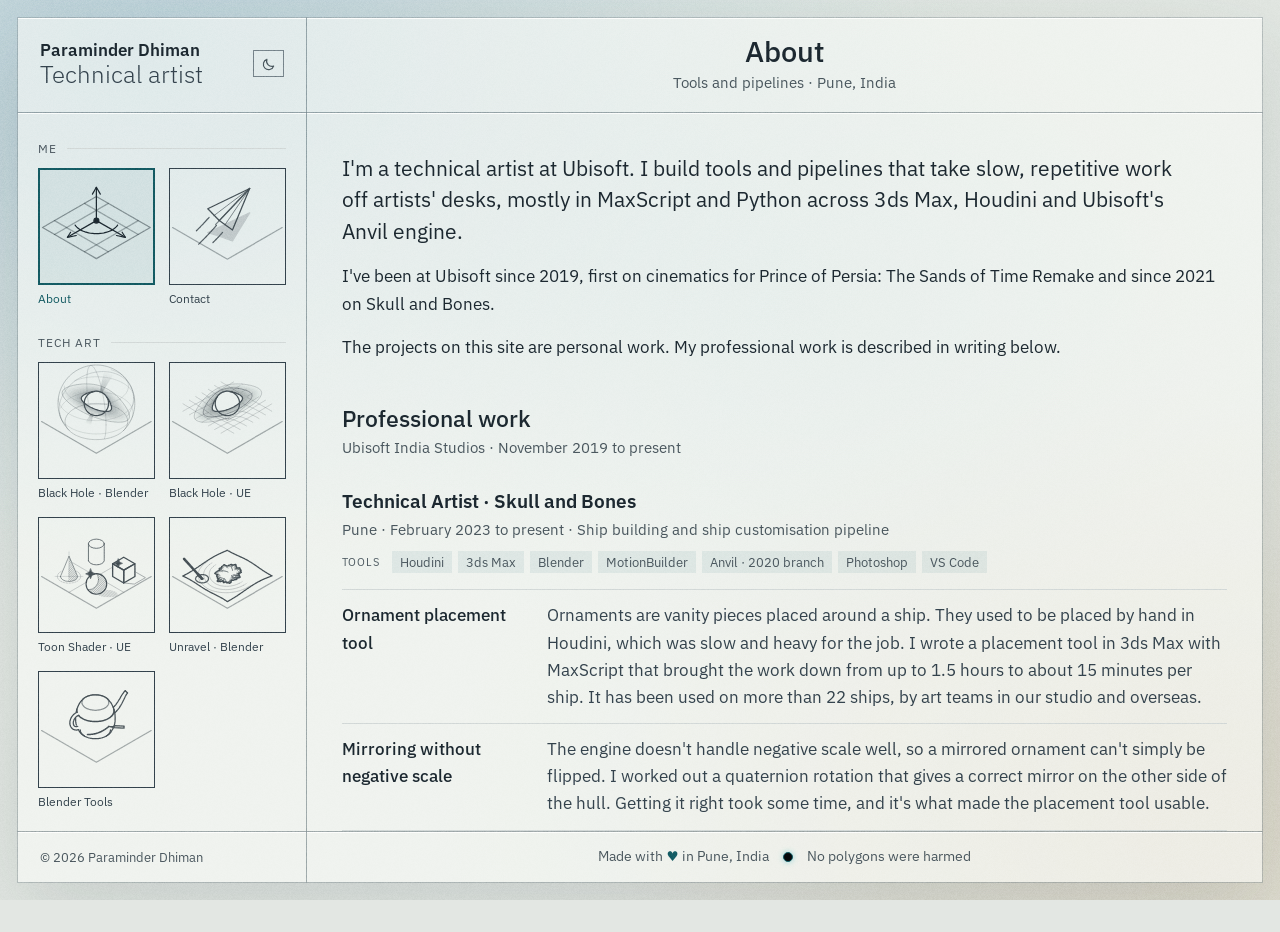
<file: index.html>
<!doctype html>
<html lang="en">
<head>
  <meta charset="utf-8">
  <meta name="viewport" content="width=device-width, initial-scale=1">
  <title>Paraminder Dhiman · Technical Artist</title>
  <meta name="description" content="Technical artist at Ubisoft. Tools and pipelines in MaxScript and Python across 3ds Max, Houdini and Unreal Engine.">
  <!-- Link previews: the card shown when this page is shared -->
  <meta property="og:type" content="website">
  <meta property="og:site_name" content="Paraminder Dhiman">
  <meta property="og:title" content="Paraminder Dhiman · Technical artist">
  <meta property="og:description" content="Technical artist at Ubisoft. Tools and pipelines in MaxScript and Python across 3ds Max, Houdini and Unreal Engine.">
  <meta property="og:url" content="https://paraminder-dhiman.github.io/">
  <meta property="og:image" content="https://paraminder-dhiman.github.io/images/og/site.jpg">
  <meta property="og:image:width" content="1200">
  <meta property="og:image:height" content="630">
  <meta property="og:image:alt" content="Line art of the portfolio&#x27;s project tiles, with Paraminder Dhiman, Technical Artist">
  <meta name="twitter:card" content="summary_large_image">
  <link rel="icon" href="favicon.svg" type="image/svg+xml">
  <meta name="color-scheme" content="dark light">
  <script>
    /* Light or dark, set before the page draws so it never flashes the wrong colours.
       A choice made with the switch wins; otherwise follow the device; otherwise dark. */
    (function () {
      var t = null;
      try { t = localStorage.getItem("theme"); } catch (e) {}
      if (t !== "light" && t !== "dark") t = window.matchMedia && matchMedia("(prefers-color-scheme: light)").matches ? "light" : "dark";
      document.documentElement.setAttribute("data-theme", t);
    })();
  </script>
  <link rel="stylesheet" href="css/site.css">
</head>
<body data-page="about">

<div class="sheet">

  <header class="masthead">
    <a href="index.html">
      <span class="name">Paraminder Dhiman</span>
      <span class="role">Technical artist</span>
    </a>
  </header>

  <div class="pagehead">
    <h1>About</h1>
    <p class="meta">Tools and pipelines · Pune, India</p>
  </div>

  <nav class="rail" aria-label="Pages">
    <ul class="tiles" id="tiles"></ul>
    <noscript><p><a href="index.html">About</a></p></noscript>
  </nav>

  <main>
    <div class="prose">
      <p class="lead">I'm a technical artist at Ubisoft. I build tools and pipelines that take slow, repetitive work off artists' desks, mostly in MaxScript and Python across 3ds Max, Houdini and Ubisoft's Anvil engine.</p>
      <p>I've been at Ubisoft since 2019, first on cinematics for Prince of Persia: The Sands of Time Remake and since 2021 on Skull and Bones.</p>
      <p>The projects on this site are personal work. My professional work is described in writing below.</p>
    </div>

    <section id="professional">
      <h2>Professional work</h2>
      <p class="section-meta">Ubisoft India Studios · November 2019 to present</p>

      <article class="role-block">
        <h3>Technical Artist · Skull and Bones</h3>
        <p class="meta">Pune · February 2023 to present · Ship building and ship customisation pipeline</p>
        <ul class="tools" aria-label="Tools"><li>Houdini</li><li>3ds Max</li><li>Blender</li><li>MotionBuilder</li><li>Anvil · 2020 branch</li><li>Photoshop</li><li>VS Code</li></ul>
        <dl class="entries">
          <div>
            <dt>Ornament placement tool</dt>
            <dd>Ornaments are vanity pieces placed around a ship. They used to be placed by hand in Houdini, which was slow and heavy for the job. I wrote a placement tool in 3ds Max with MaxScript that brought the work down from up to 1.5 hours to about 15 minutes per ship. It has been used on more than 22 ships, by art teams in our studio and overseas.</dd>
          </div>
          <div>
            <dt>Mirroring without negative scale</dt>
            <dd>The engine doesn't handle negative scale well, so a mirrored ornament can't simply be flipped. I worked out a quaternion rotation that gives a correct mirror on the other side of the hull. Getting it right took some time, and it's what made the placement tool usable.</dd>
          </div>
          <div>
            <dt>Sail animation pipeline</dt>
            <dd>Sails are simulated as cloth and baked down to bones with SSDR in Houdini. I took this pipeline over when it was broken, spent weeks working out how it functions, and now own it on the project.</dd>
          </div>
          <div>
            <dt>Ship delivery</dt>
            <dd>Supported the creation of new ships from concept art to the final working version in the engine.</dd>
          </div>
          <div>
            <dt>Houdini workflows</dt>
            <dd>New ships are built in Houdini. I optimised parts of that workflow so artists can iterate faster.</dd>
          </div>
          <div>
            <dt>Performance</dt>
            <dd>Profiled and optimised shaders and materials to keep ship content inside its performance budgets.</dd>
          </div>
          <div>
            <dt>Mentoring</dt>
            <dd>I mentor junior technical artists in MaxScript and Python scripting, Houdini and Anvil workflows.</dd>
          </div>
        </dl>
      </article>

      <article class="role-block">
        <h3>Junior Technical Artist · Skull and Bones</h3>
        <p class="meta">Mumbai · 2021 to February 2023 · Pets</p>
        <ul class="tools" aria-label="Tools"><li>3ds Max</li><li>Blender</li><li>Maya</li><li>MotionBuilder</li><li>Anvil · 2020 branch</li><li>Anvil animation graph tool</li></ul>
        <dl class="entries">
          <div>
            <dt>Pet delivery</dt>
            <dd>Pets are vanity items sold to players. I supported more than 50 of them from concept art, through ready-to-animate setup, to the finished pet running in the engine.</dd>
          </div>
          <div>
            <dt>Integration and spawning</dt>
            <dd>Rebuilt the pipeline that integrates a pet into the engine, along with the system that spawns it.</dd>
          </div>
          <div>
            <dt>Animation graph</dt>
            <dd>The pet pipeline needed restructuring, so I redid the whole pet animation graph in the in-house graph tool.</dd>
          </div>
        </dl>
      </article>

      <article class="role-block">
        <h3>Junior Technical Level Designer (Cinematics) · Prince of Persia: The Sands of Time Remake</h3>
        <p class="meta">Mumbai · November 2019 to 2021 · The original Mumbai and Pune version, unreleased</p>
        <ul class="tools" aria-label="Tools"><li>Anvil · 2016 branch</li><li>Anvil cinematics timeline tool</li><li>Anvil visual scripting</li><li>MotionBuilder</li><li>Premiere Pro</li></ul>
        <dl class="entries">
          <div>
            <dt>Cutscene animation</dt>
            <dd>Integrated and checked character animations for cutscenes in the in-house cinematics editor, a timeline tool with tracks for skinned characters, audio and lighting.</dd>
          </div>
          <div>
            <dt>Lighting</dt>
            <dd>Lit around 20 cutscenes.</dd>
          </div>
          <div>
            <dt>Bug fixing</dt>
            <dd>Owned and resolved every bug related to cinematics.</dd>
          </div>
          <div>
            <dt>Animation data</dt>
            <dd>Prepared animation data in MotionBuilder for use in cutscenes, with cleanup where it was needed.</dd>
          </div>
          <div>
            <dt>Scripting and editing</dt>
            <dd>Scripted cinematic triggers, edited cinematic video in Premiere Pro, and kept the cutscene documentation up to date for the team.</dd>
          </div>
        </dl>
      </article>
    </section>

    <section id="work">
      <h2>Personal projects</h2>
      <ul class="work" id="work-list"></ul>
    </section>

    <section id="outside">
      <h2>Outside work</h2>
      <div class="prose">
        <p>I've been building my own PCs since 2015, and I enjoy all of it, from picking the parts to undervolting and tuning the finished machine. I've built and set up a few for friends too. That's where my interest in hardware and how chips work comes from, and I still read up on it to stay current.</p>
        <p>Space has fascinated me since I was a kid: black holes, the speed of light, and how the universe works at a deeper level. The black hole shader on this site grew out of that.</p>
        <p>Away from the desk, I play fingerstyle acoustic guitar, which I picked up in 2012, and I'll listen to anything that's well composed, Linkin Park and Radiohead most of all. On weekends I take my motorcycle out of the city. I also play games and run a YouTube channel about them.</p>
      </div>
    </section>
  </main>

  <div class="foot-place">© 2026 Paraminder Dhiman</div>

  <footer class="foot-note">
    <span class="egg-side">Made with <span class="heart">♥</span> in Pune, India</span>
    <button class="egg-dot" type="button" aria-label="A very small black hole"></button>
    <span class="egg-side">No polygons were harmed</span>
  </footer>

</div>

<script src="js/projects.js"></script>
<script src="js/site.js"></script>
</body>
</html>
</file>
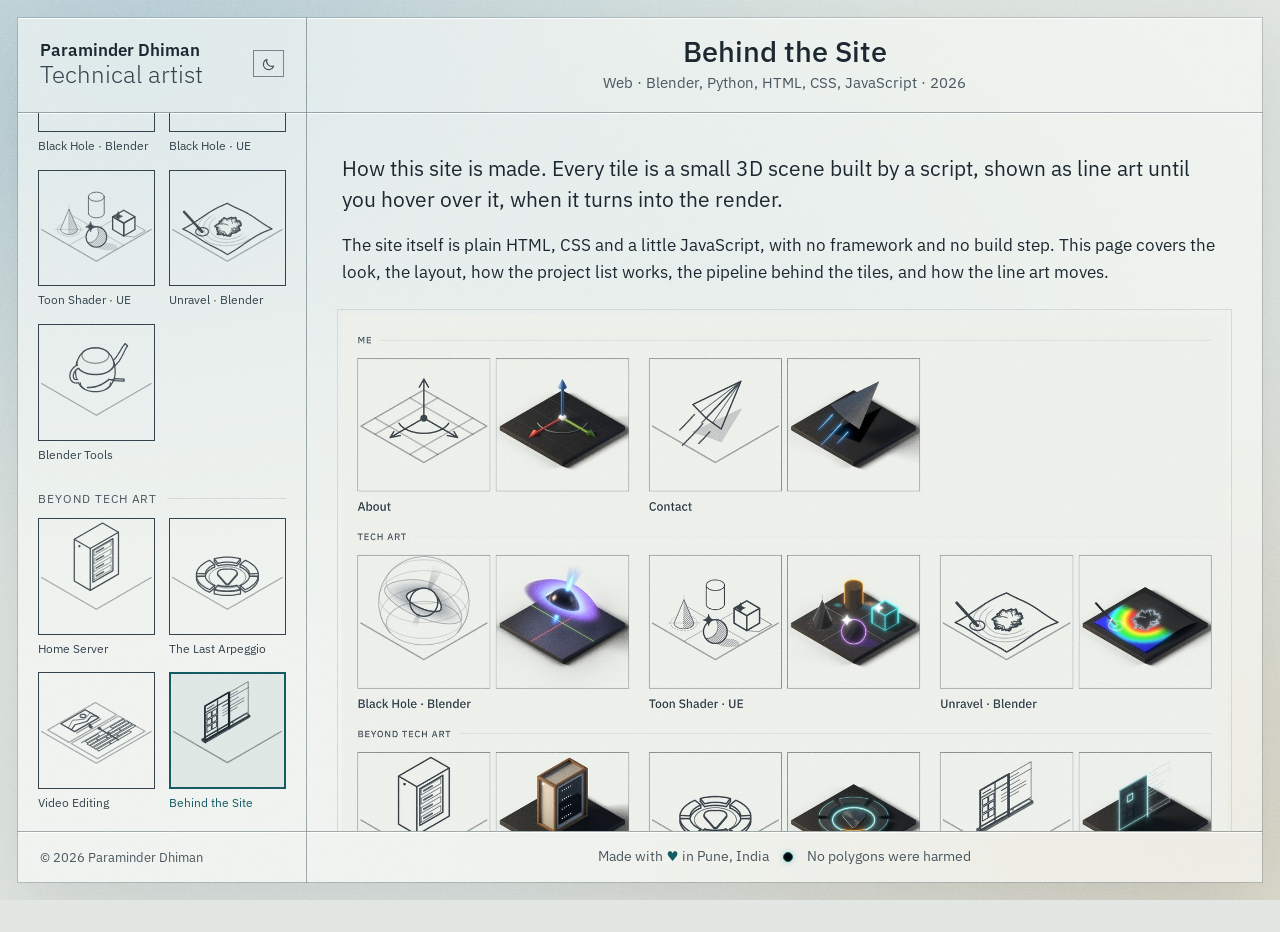
<file: behind-the-site.html>
<!doctype html>
<html lang="en">
<head>
  <meta charset="utf-8">
  <meta name="viewport" content="width=device-width, initial-scale=1">
  <title>Behind the Site · Paraminder Dhiman</title>
  <meta name="description" content="How this portfolio is built: the look and the decisions behind it, the fixed frame and scrolling, one project list, a scripted Blender pipeline that renders every tile and draws its line art, and the motion that brings the line art in and out.">
  <!-- Link previews: the card shown when this page is shared -->
  <meta property="og:type" content="website">
  <meta property="og:site_name" content="Paraminder Dhiman">
  <meta property="og:title" content="Behind the Site · Paraminder Dhiman">
  <meta property="og:description" content="How this portfolio is built: the look and the decisions behind it, the fixed frame and scrolling, one project list, a scripted Blender pipeline that renders every tile and draws its line art, and the motion that brings the line art in and out.">
  <meta property="og:url" content="https://paraminder-dhiman.github.io/behind-the-site.html">
  <meta property="og:image" content="https://paraminder-dhiman.github.io/images/og/behind-the-site.jpg">
  <meta property="og:image:width" content="1200">
  <meta property="og:image:height" content="630">
  <meta property="og:image:alt" content="Behind the Site: the project&#x27;s tile render">
  <meta name="twitter:card" content="summary_large_image">
  <link rel="icon" href="favicon.svg" type="image/svg+xml">
  <meta name="color-scheme" content="dark light">
  <script>
    /* Light or dark, set before the page draws so it never flashes the wrong colours.
       A choice made with the switch wins; otherwise follow the device; otherwise dark. */
    (function () {
      var t = null;
      try { t = localStorage.getItem("theme"); } catch (e) {}
      if (t !== "light" && t !== "dark") t = window.matchMedia && matchMedia("(prefers-color-scheme: light)").matches ? "light" : "dark";
      document.documentElement.setAttribute("data-theme", t);
    })();
  </script>
  <link rel="stylesheet" href="css/site.css">
</head>
<body data-page="behind-the-site">

<div class="sheet">

  <header class="masthead">
    <a href="index.html">
      <span class="name">Paraminder Dhiman</span>
      <span class="role">Technical artist</span>
    </a>
  </header>

  <div class="pagehead">
    <h1>Behind the Site</h1>
    <p class="meta">Web · Blender, Python, HTML, CSS, JavaScript · 2026</p>
  </div>

  <nav class="rail" aria-label="Pages">
    <ul class="tiles" id="tiles"></ul>
    <noscript><p><a href="index.html">About</a></p></noscript>
  </nav>

  <main>
    <div class="prose">
      <p class="lead">How this site is made. Every tile is a small 3D scene built by a script, shown as line art until you hover over it, when it turns into the render.</p>
      <p>The site itself is plain HTML, CSS and a little JavaScript, with no framework and no build step. This page covers the look, the layout, how the project list works, the pipeline behind the tiles, and how the line art moves.</p>
    </div>

    <figure>
      <img src="images/behind-the-site/tiles-grid-dark.jpg" data-themed width="1600" height="1101" alt="A selection of tiles, each twice, its line art beside its 3D render. Me: About and Contact. Tech art: Black Hole · Blender, Toon Shader · UE and Unravel. Beyond tech art: Home Server, The Last Arpeggio and Behind the Site.">
      <figcaption>A few tiles from each group, as line art and as the render you see on hover.</figcaption>
    </figure>

    <h2>The look</h2>
    <p class="pull">The work should be the loudest thing on the page, so the site stays out of the way.</p>

    <ul class="stats" aria-label="The site in numbers">
      <li><b>1</b> font</li>
      <li><b>1</b> backdrop</li>
      <li><b>1</b> accent</li>
      <li><b>2</b> themes</li>
    </ul>

    <div class="feature">
      <div class="feature-text">
        <h3>Light and dark</h3>
        <p>The switch in the header swaps one set of colours for another. The dark theme is slate glass over soft slate-blue glows. The light theme is frosted white over a pale blue glow and a warm sand one, rather than stark white, with a deeper teal, because the dark theme's teal is too pale to read on a light page.</p>
        <p>The site opens in whatever the device is set to, remembers a choice on every page after it, and sets the theme before anything is drawn, so a page never flashes the wrong colours.</p>
      </div>
      <figure class="compare-slider" style="--pos: 50%">
        <img src="images/behind-the-site/themes-dark.jpg" width="1600" height="956" alt="The Black Hole Shader page in the dark theme: slate glass panels over soft blue glows, with off-white text.">
        <img class="slider-top" src="images/behind-the-site/themes-light.jpg" width="1600" height="956" alt="The same page in the light theme: frosted white panels with deep slate text.">
        <span class="slider-handle" aria-hidden="true"></span>
        <input type="range" min="0" max="100" value="50" step="0.5" aria-label="Move the divider between the dark and light theme">
      </figure>
    </div>

    <h3 class="sub">Colour</h3>
    <p class="sub-text">Every colour is a variable at the top of one stylesheet, so a change happens in one place. Each pair was checked so text reads as easily in one theme as in the other. The panels are glass, so the colour shown is what a panel reads as, and what it turns solid to where glass isn't available.</p>
    <div class="swatches" role="img" aria-label="The site's colours in each theme. Panels: #212f3a in dark, #eef0ec in light. Text: #e2e5e1 and #1c2830. Secondary text: #a9b4b6 and #4a575e. Frame: #a0afb6 at 34% and #76838a at 38%. Accent: #63c5ce and #145b63. Links: #63c5ce and #0f6f7a.">
      <span class="sw-label">Dark</span>
      <span class="sw" style="--c:#212f3a"><i></i>Panels<em>#212f3a</em></span>
      <span class="sw" style="--c:#e2e5e1"><i></i>Text<em>#e2e5e1</em></span>
      <span class="sw" style="--c:#a9b4b6"><i></i>Secondary<em>#a9b4b6</em></span>
      <span class="sw" style="--c:rgba(160,175,182,.34); --under:#212f3a"><i></i>Frame<em>#a0afb6 · 34%</em></span>
      <span class="sw" style="--c:#63c5ce"><i></i>Accent<em>#63c5ce</em></span>
      <span class="sw" style="--c:#63c5ce"><i></i>Links<em>#63c5ce</em></span>
      <span class="sw-label">Light</span>
      <span class="sw" style="--c:#eef0ec"><i></i>Panels<em>#eef0ec</em></span>
      <span class="sw" style="--c:#1c2830"><i></i>Text<em>#1c2830</em></span>
      <span class="sw" style="--c:#4a575e"><i></i>Secondary<em>#4a575e</em></span>
      <span class="sw" style="--c:rgba(118,131,138,.38); --under:#eef0ec"><i></i>Frame<em>#76838a · 38%</em></span>
      <span class="sw" style="--c:#145b63"><i></i>Accent<em>#145b63</em></span>
      <span class="sw" style="--c:#0f6f7a"><i></i>Links<em>#0f6f7a</em></span>
    </div>

    <div class="feature flip">
      <div class="feature-text">
        <h3>The frame</h3>
        <p>The page sits on a few soft glows, fixed in place so they don't move as you scroll. Over them is one grid of glass panels, each a translucent tint with a bright hairline along its top edge. Nothing moves behind the frame, so the panels skip the usual glass blur: it only ever smoothed the glows, and a browser that redraws part of a blurred panel can leave a faint seam.</p>
        <p>The panels have a 1px gap between them, and each one's edge line falls into that gap, so the lines all meet without a border drawn by hand. A fine grain over everything keeps the glows from banding. Where a browser has no glass, or a visitor asks for less transparency, the panels turn solid.</p>
      </div>
      <figure class="frame-fig" role="img" aria-label="Diagram: the glows, plus the glass panels laid on top with small gaps, make the page. The gaps are drawn wider than they are.">
        <svg viewBox="0 0 560 180">
          <defs><linearGradient id="fr-glow" x1="0" y1="0" x2="1" y2="1"><stop class="g-a" offset="0"/><stop class="g-base" offset="0.55"/><stop class="g-b" offset="1"/></linearGradient></defs>
          <rect class="fr-sheet" x="0" y="10" width="150" height="130"/>
          <text x="75" y="166">The glows</text>
          <text class="fr-op" x="173" y="82">+</text>
          <g class="fr-box"><rect x="196" y="10" width="38" height="18"/><rect x="240" y="10" width="110" height="18"/><rect x="196" y="34" width="38" height="88"/><rect x="240" y="34" width="110" height="88"/><rect x="196" y="128" width="38" height="12"/><rect x="240" y="128" width="110" height="12"/></g>
          <text x="273" y="166">The glass</text>
          <text class="fr-op" x="373" y="82">=</text>
          <rect class="fr-sheet" x="400" y="10" width="150" height="130"/>
          <g class="fr-fill"><rect x="401" y="11" width="38" height="17"/><rect x="440" y="11" width="109" height="17"/><rect x="401" y="29" width="38" height="98"/><rect x="440" y="29" width="109" height="98"/><rect x="401" y="128" width="38" height="11"/><rect x="440" y="128" width="109" height="11"/></g>
          <text x="475" y="166">The page</text>
        </svg>
        <figcaption>The gaps in the middle step are drawn wider than they are, to show them.</figcaption>
      </figure>
    </div>

    <div class="notes">
      <div>
        <h3>Type</h3>
        <p class="specimen"><span style="font-weight:300">Aa</span><span style="font-weight:400">Aa</span><span style="font-weight:500">Aa</span><span style="font-weight:600">Aa</span></p>
        <p>IBM Plex Sans in four weights, hosted with the site so nothing loads from elsewhere. Text never runs wider than 1200 pixels, so lines stay easy to read on big screens.</p>
      </div>
      <div>
        <h3>Tiles as one family</h3>
        <p>Every tile shares one camera, one set of lights and one plate, which lands on exactly the same pixels each time. Only the object standing on it changes, so a new project always looks like it belongs.</p>
      </div>
    </div>

    <h2>Layout and scrolling</h2>
    <p class="pull">On a desktop the frame stays put and only the content moves. On a phone, the frame gets out of the way.</p>

    <div class="notes">
      <div>
        <h3>A fixed frame</h3>
        <p>On larger screens the frame fills the window. The header, the tile rail and the footer stay in view, and only the page content scrolls.</p>
        <p>When there are more tiles than fit, the rail gets a scroll of its own, held inside the rail so it never drags the page along with it.</p>
      </div>
      <div>
        <h3>Phones</h3>
        <p>A fixed frame would leave a sliver of a phone for reading, so on phones the page is just the header, the title and the content. The tiles move into a menu behind the Projects button, and the header stays pinned, so the menu is always one tap away.</p>
        <p>The menu borrows from Windows Phone's live tiles: big lowercase group names and square tiles, with a few twice as wide so every group closes as a full block. The tiles turn in as renders, then flip over and draw their line art as they turn. The current page's tile keeps its render, which marks where you are.</p>
      </div>
    </div>

    <div class="notes three">
      <div>
        <h3>Keyboard first</h3>
        <p>With only the content scrolling, the arrow keys, Page Down and Space need somewhere to go. The content is focused quietly on load, so they work straight away.</p>
      </div>
      <div>
        <h3>Short windows</h3>
        <p>Desktop windows too short for the fixed frame fall back to a normal scrolling page, with the rail kept in place.</p>
      </div>
      <div>
        <h3>Sizes that breathe</h3>
        <p>The rail, the side spacing and the tile gaps grow with the window between set limits, so one layout holds from a laptop to a wide monitor.</p>
      </div>
    </div>

    <h2>Projects from one list</h2>
    <p class="pull">Every project is one entry in one list, and everything that shows a project is built from it.</p>

    <p class="sub-text">Adding a project is one edit. The entry below is all it takes for the Toon Shader to get its tile in the rail, its place in the phone menu and its row in the work list on the About page.</p>
    <div class="code-result">
      <pre class="formula" aria-label="The Stylized Toon Shader entry in the project list">{
  id:     "stylized-toon-shader",   <span class="c">the page, and the tile's files</span>
  title:  "Stylized Toon Shader",   <span class="c">the work list</span>
  tile:   "Toon Shader · UE",       <span class="c">under the tile</span>
  meta:   "Shader · Unreal Engine 5, HLSL · 2026",
  group:  "tech-art",               <span class="c">which heading it sits under</span>
  scale:  3,                        <span class="c">used for sorting</span>
  year:   2026,
  pin:    3,
  status: "live",                   <span class="c">live, draft or planned</span>
}</pre>
      <div class="result">
        <figure class="result-tile">
          <span class="result-label">In the rail</span>
          <span class="tile-pair"><img class="pair-line" src="tiles/stylized-toon-shader.svg" alt="The Toon Shader tile's line art"><img src="tiles/stylized-toon-shader.webp" alt="The Toon Shader tile's render, shown on hover"></span>
        </figure>
        <div class="result-row">
          <span class="result-label">On the About page</span>
          <ul class="work"><li><a href="stylized-toon-shader.html"><span class="w-title">Stylized Toon Shader</span><span class="w-meta">Shader · Unreal Engine 5, HLSL · 2026</span></a></li></ul>
        </div>
      </div>
    </div>

    <h3 class="sub">Sorted by itself</h3>
    <p class="sub-text">Inside a group, projects sort in three passes, so a new one lands in the right place without moving anything.</p>
    <ol class="steps">
      <li><b>Pinned first</b>The ones I want seen first, in the order I pin them.</li>
      <li><b>Then bigger</b>Larger projects ahead of smaller ones.</li>
      <li><b>Then newer</b>The most recent ahead of older work.</li>
    </ol>

    <div class="notes three">
      <div>
        <h3>Groups</h3>
        <p>The rail opens with Me, About and Contact, then two groups: tech art, and work beyond it. The same names head the rail, the work list and the phone menu.</p>
      </div>
      <div>
        <h3>Drafts stay private</h3>
        <p>Each project is live, draft or planned. Visitors only see live ones, but on my own computer the site shows the rest too, so I can preview a page before it's published.</p>
      </div>
      <div>
        <h3>A way to get in touch</h3>
        <p>Every page except Contact ends with a short "Like my work? Get in touch" line, added by the same script, so no page needs it written in.</p>
      </div>
    </div>

    <h2>Tile pipeline</h2>
    <p class="pull">One script builds the scene, and one render makes everything a tile needs.</p>
    <figure class="diagram" role="img" aria-label="Diagram of the tile pipeline. A build script creates the scene and saves a Blender file. Pressing F12 renders it. The compositor adds bloom, keeps the background transparent and saves three sizes, while the line art step projects the scene's shapes through the camera and saves one SVG. The site shows the line art, and the render on hover.">
      <svg viewBox="0 0 780 250" xmlns="http://www.w3.org/2000/svg">
        <rect class="box" x="20" y="95" width="130" height="60"></rect>
        <text class="t-title" x="34" y="119">Build script</text>
        <text class="t-soft" x="34" y="139">One per tile</text>

        <rect class="box" x="190" y="95" width="120" height="60"></rect>
        <text class="t-title" x="204" y="119">Saved .blend</text>
        <text class="t-soft" x="204" y="139">Then F12</text>

        <rect class="box" x="350" y="24" width="220" height="90"></rect>
        <text class="t-title" x="364" y="47">Compositor</text>
        <text class="t-soft" x="364" y="68">Bloom · transparent background</text>
        <text class="t-soft" x="364" y="88">2400 · 1200 PNG · 600 WebP</text>

        <rect class="box" x="350" y="136" width="220" height="90"></rect>
        <text class="t-title" x="364" y="159">Line art</text>
        <text class="t-soft" x="364" y="180">Shapes projected by the camera</text>
        <text class="t-soft" x="364" y="200">One SVG, coloured by the site</text>

        <rect class="box" x="610" y="80" width="150" height="90"></rect>
        <text class="t-title" x="624" y="103">The site</text>
        <text class="t-soft" x="624" y="124">Line art at rest</text>
        <text class="t-soft" x="624" y="144">Render on hover</text>

        <path class="wire" d="M150 125 H183 M310 125 H330 M330 69 V181 M330 69 H343 M330 181 H343 M570 69 H590 M570 181 H590 M590 69 V181 M590 125 H603"></path>
        <path class="head" d="M190 125 l-7 -3.5 v7 z M350 69 l-7 -3.5 v7 z M350 181 l-7 -3.5 v7 z M610 125 l-7 -3.5 v7 z"></path>
      </svg>
    </figure>


    <ul class="stats" aria-label="The tile pipeline in numbers">
      <li><b>1</b> shared template</li>
      <li><b>35.264°</b> camera angle</li>
      <li><b>3</b> image sizes</li>
      <li><b>0</b> lines drawn by hand</li>
    </ul>

    <div class="feature">
      <div class="feature-text">
        <h3>One camera, one frame</h3>
        <p>Every tile shares a template: the studio, the camera, the compositor, the saving and the line art. Only the part that builds the scene changes. The camera is orthographic at the true isometric angle, with a warm key light and a cool fill.</p>
        <p>The first tiles were framed one by one, by eye, and side by side some plates sat lower or smaller than others. Now the camera's aim and zoom live in one shared block, and each tile fits its object to the frame instead.</p>
      </div>
      <div class="compare">
        <figure><span class="result-label">Framed by eye</span><img src="images/behind-the-site/framing-before.jpg" width="1200" height="400" alt="The first Home Server, Video Editing and About tiles: the plates sit at slightly different heights and sizes, and the server stack fills most of its tile."></figure>
        <figure><span class="result-label">Shared framing</span><img src="images/behind-the-site/framing-after.jpg" width="1200" height="400" alt="The same three tiles now: every plate lands in the same place, the server stack is smaller, and the editing tile became a viewer and a timeline laid out on the plate."></figure>
      </div>
    </div>

    <h3 class="sub">Rendered clear</h3>
    <p class="sub-text">Each tile renders with a transparent background and a shadow catcher. The compositor writes the bloom into the transparency as well, so the glow and the shadow both show over whatever sits behind the tile. One image works on the dark glass and the light glass alike, and the site colours the line art to match, so a single F12 makes everything a tile needs.</p>
    <div class="compare three">
      <figure><span class="result-label">The render</span><img src="images/behind-the-site/clear-render.jpg" width="600" height="600" alt="The Toon Shader tile on a grey checkerboard, showing its transparent background and the soft shadow under the plate."></figure>
      <figure><span class="result-label">On dark</span><span class="on-theme dark"><img src="tiles/stylized-toon-shader.webp" width="600" height="600" alt="The same tile over the dark theme's slate." loading="lazy"></span></figure>
      <figure><span class="result-label">On light</span><span class="on-theme light"><img src="tiles/stylized-toon-shader.webp" width="600" height="600" alt="The same tile over the light theme's off-white." loading="lazy"></span></figure>
    </div>

    <div class="feature flip">
      <div class="feature-text">
        <h3>Bloom only where it glows</h3>
        <p>The glow comes from the emission pass alone, capped so very bright parts don't take over, with three blurs, tight, medium and wide, scaled to the image size.</p>
        <p>Glass was the exception. On the light background its own glow turned the whole sphere milky, so glass now goes into a separate light group that is taken out of the bloom.</p>
      </div>
      <div class="compare cols">
        <figure><span class="result-label">Before</span><img src="images/behind-the-site/glass-before.jpg" width="400" height="400" alt="The Black Hole Studio tile in the light theme with a milky white glass sphere hiding the black hole."></figure>
        <figure><span class="result-label">After</span><img src="images/behind-the-site/glass-after.jpg" width="400" height="400" alt="The same tile with clear glass: the black hole, its disk and the grid show through the sphere."></figure>
      </div>
    </div>

    <div class="feature">
      <div class="feature-text">
        <h3>Line art from the geometry</h3>
        <p>The line art isn't edge detection on the image. Each tile lists what to draw by object name, and those real 3D points are projected through the render camera into a clean SVG. Laid over the render, it lands exactly on the shapes.</p>
        <p>It's saved on every F12, so it always matches the scene as it is, and moving something can never leave the two out of step.</p>
      </div>
      <div>
        <figure class="line-demo" tabindex="0" aria-label="The Toon Shader tile's line art. Hover or tap it to show the render underneath.">
          <img class="demo-render" src="tiles/stylized-toon-shader.webp" alt="The Toon Shader tile's render.">
          <img class="demo-line tile-line" src="tiles/stylized-toon-shader.svg" alt="">
        </figure>
        <p class="line-demo-caption">Hover the drawing to see the render under it.</p>
      </div>
    </div>

    <div class="feature flip">
      <div class="feature-text">
        <h3>From sketch to tile</h3>
        <p>New tiles start as quick flat sketches in the browser, where layouts and colours are cheap to try. The Toon tile went through more than thirty before one stuck. The one I pick becomes the build script, and the render is checked against the sketch.</p>
      </div>
      <div class="compare cols">
        <figure><span class="result-label">Sketch</span><img src="images/behind-the-site/toon-sketch.jpg" width="600" height="600" alt="A flat sketch of the Toon Shader tile: four shapes on a plate split into quarters, with purple outlines."></figure>
        <figure><span class="result-label">Render</span><img src="images/behind-the-site/toon-final.jpg" width="600" height="600" alt="The final Toon Shader tile: the same layout, rendered, with orange, purple and cyan glowing outlines."></figure>
      </div>
    </div>

    <div class="compare four">
      <figure><span class="result-label">Split sphere</span><img src="images/behind-the-site/sketch-split.jpg" width="600" height="600" alt="A sketch of a sphere split down the middle, realistic on one side and toon on the other." loading="lazy"></figure>
      <figure><span class="result-label">Passes pulled apart</span><img src="images/behind-the-site/sketch-layers.jpg" width="600" height="600" alt="A sketch of the shader's stages as stacked transparent layers above a sphere." loading="lazy"></figure>
      <figure><span class="result-label">One sphere</span><img src="images/behind-the-site/sketch-one.jpg" width="600" height="600" alt="A sketch of a single toon sphere with a sparkle on its highlight." loading="lazy"></figure>
      <figure><span class="result-label">A sphere per look</span><img src="images/behind-the-site/sketch-four.jpg" width="600" height="600" alt="A sketch of four spheres in a cluster, each shaded in a different preset." loading="lazy"></figure>
    </div>
    <p class="caption">Sketches tried for the Toon tile before the four-quarter layout.</p>

    <div class="notes">
      <div>
        <h3>Palette rules</h3>
        <p>Objects are near-black. The accents are Blender's red, green and blue axis colours, and each tile gets its own glow colour, so no two tiles light up the same way.</p>
      </div>
      <div>
        <h3>More than lines</h3>
        <p>Each line art entry has a kind: an outline, a line, a dot, a filled shape or a soft fog ring. Lines that pass behind an object are hidden, so the drawing reads the way the render does.</p>
      </div>
      <div>
        <h3>Lensing on a tile</h3>
        <p>Real lensing would need a custom renderer, so the black hole tile fakes it in the geometry: the far half of the disk folds up behind the hole. The line art follows it for free.</p>
      </div>
      <div>
        <h3>On the page</h3>
        <p>Each tile stacks its line art and its render. On touch screens, which can't hover, the current tile keeps its render.</p>
      </div>
    </div>

    <h2>Line art in motion</h2>
    <p class="pull">The line art is real SVG lines, not a picture, so the browser can draw each one along its length. Everything that moves on the tiles is built on that.</p>

    <div class="feature">
      <div class="feature-text">
        <h3>Drawing in, pulling back</h3>
        <p>When the site opens, every tile traces itself in, one after another, top to bottom. It plays once per visit, so moving between pages stays calm.</p>
        <p>Hovering pulls the lines back off the tile while the render fades in underneath. Leaving draws them back over the render as it fades out. In the light theme, dark lines would vanish against the render, so they turn white while it shows and ease back on the same timing.</p>
      </div>
      <div class="compare clips">
        <figure><span class="result-label">Arriving</span><video src="images/behind-the-site/lines-arrive.mp4" poster="images/behind-the-site/lines-arrive.jpg" width="576" height="1232" autoplay muted loop playsinline preload="metadata" aria-label="Screen recording: the tile rail on arrival, every tile tracing its line art in from top to bottom."></video></figure>
        <figure><span class="result-label">Hovering</span><video src="images/behind-the-site/lines-hover.mp4" poster="images/behind-the-site/lines-hover.jpg" width="576" height="1232" autoplay muted loop playsinline preload="metadata" aria-label="Screen recording: hovering the Unravel and Blender Tools tiles. The lines pull back as the render fades in, then draw back over it when the cursor leaves."></video></figure>
      </div>
    </div>

    <div class="feature flip">
      <div class="feature-text">
        <h3>What I tried first</h3>
        <p>The first leave effect was a soft wipe across the render. It looked good on its own, but it was louder than the work it framed. A dim and fade was too flat. The line draw sat in between: noticeable, quick, and about the tile itself.</p>
        <p class="note">Recorded on an early version of the site, with older tiles.</p>
      </div>
      <figure class="narrow"><video src="images/behind-the-site/leave-tried.mp4" poster="images/behind-the-site/leave-tried.jpg" width="680" height="1120" autoplay muted loop playsinline preload="metadata" aria-label="Screen recording of three leave effects tried on an early version of the site: a soft wipe, the lines drawing over the render, and a dim then fade."></video></figure>
    </div>

    <div class="notes">
      <div>
        <h3>Timing</h3>
        <p>Each line starts a little after the one before, so a tile draws as a sweep. Drawing in eases out and pulling back eases in, so both read as one motion played forward and back. Hovering is faster than arriving, so it never feels like waiting.</p>
      </div>
      <div>
        <h3>No stray dots</h3>
        <p>Lines have round ends, and a round end on a line of zero length still paints a dot. Every line is pushed a few pixels past its own end before it starts, so an undrawn tile is truly empty.</p>
      </div>
    </div>

    <div class="feature">
      <div class="feature-text">
        <h3>A bubble that grows</h3>
        <p>One tile breaks the rule on purpose. A sphere traced along its length reads as flat circles, so the Black Hole · Blender tile's lens sphere grows out of the hole like an air bubble instead: it swells from the centre while its outline sweeps round, its rings follow, and two pole-to-pole lines spin once and fade.</p>
        <p>The tile script saves the sphere's size and the camera's projection into the SVG, so the browser works out every frame in 3D, including the part sunk into the plate. Hovering plays it backwards.</p>
      </div>
      <figure class="narrow small"><video src="images/behind-the-site/lines-bubble.mp4" poster="images/behind-the-site/lines-bubble.jpg" width="240" height="240" autoplay muted loop playsinline preload="metadata" aria-label="Screen recording of the Black Hole · Blender tile: the lens sphere shrinks into the hole as the render appears, then grows back out as the cursor leaves."></video></figure>
    </div>

    <h3 class="sub">A small black hole</h3>
    <p class="sub-text">The dot in the footer is a tiny black hole. Click it and it swallows the footer, letter by letter, caves in to a point, then bursts and throws every letter back into place.</p>
    <figure class="wide-clip"><video src="images/behind-the-site/footer-hole.mp4" poster="images/behind-the-site/footer-hole.jpg" width="1200" height="160" autoplay muted loop playsinline preload="metadata" aria-label="Screen recording of the footer: the black hole swallows the letters on both sides, collapses, then bursts and throws them back out."></video></figure>

    <h3 class="sub">Finding the moment</h3>
    <p class="sub-text">The first versions pulled the letters into orbit and let them go, but nothing actually happened at the hole. Swallowing won because it has a beginning, a middle and an end. Shrinking to a point before the burst works like a wind-up before a throw.</p>
    <div class="compare two">
      <figure><span class="result-label">Orbit and lightning</span><video src="images/behind-the-site/tried-footer-v1.mp4" poster="images/behind-the-site/tried-footer-v1.jpg" width="900" height="190" autoplay muted loop playsinline preload="metadata" aria-label="An early footer version: letters orbiting the hole with lightning."></video></figure>
      <figure><span class="result-label">Whole words</span><video src="images/behind-the-site/tried-footer-words.mp4" poster="images/behind-the-site/tried-footer-words.jpg" width="900" height="190" autoplay muted loop playsinline preload="metadata" aria-label="An early footer version: whole words orbiting the hole."></video></figure>
      <figure><span class="result-label">A disk of text</span><video src="images/behind-the-site/tried-footer-disk.mp4" poster="images/behind-the-site/tried-footer-disk.jpg" width="900" height="190" autoplay muted loop playsinline preload="metadata" aria-label="An early footer version: the letters spun into a flat disk around the hole."></video></figure>
      <figure><span class="result-label">Threads</span><video src="images/behind-the-site/tried-footer-thread.mp4" poster="images/behind-the-site/tried-footer-thread.jpg" width="900" height="190" autoplay muted loop playsinline preload="metadata" aria-label="An early footer version: letters pulled into the hole as threads."></video></figure>
    </div>

    <div class="notes">
      <div>
        <h3>Why it's scripted</h3>
        <p>The tiles use CSS transitions, which suit moving from one state to another. Here every letter's path, size and timing changes each frame, and the smoke is a small particle system, so the footer is worked out in JavaScript and drawn on two small canvases, timed by the clock so it plays at the same speed on any screen.</p>
      </div>
      <div>
        <h3>Fallbacks</h3>
        <p>Drawing needs the SVG inside the page, so the script fetches each file and swaps it in. Opened straight from disk, the tiles simply stay still. With reduced motion turned on, tiles stay still, the menu doesn't animate, and the black hole only glows.</p>
      </div>
    </div>

    <h2>Credit</h2>
    <div class="prose">
      <p>The look, the layout and every tile were designed and directed by me. The site's code and the scripted Blender pipeline behind the tiles were built with AI-assisted scripting, and every tile was rendered and adjusted by hand.</p>
    </div>
  </main>

  <div class="foot-place">© 2026 Paraminder Dhiman</div>

  <footer class="foot-note">
    <span class="egg-side">Made with <span class="heart">♥</span> in Pune, India</span>
    <button class="egg-dot" type="button" aria-label="A very small black hole"></button>
    <span class="egg-side">No polygons were harmed</span>
  </footer>

</div>

<script src="js/projects.js"></script>
<script src="js/site.js"></script>
</body>
</html>
</file>
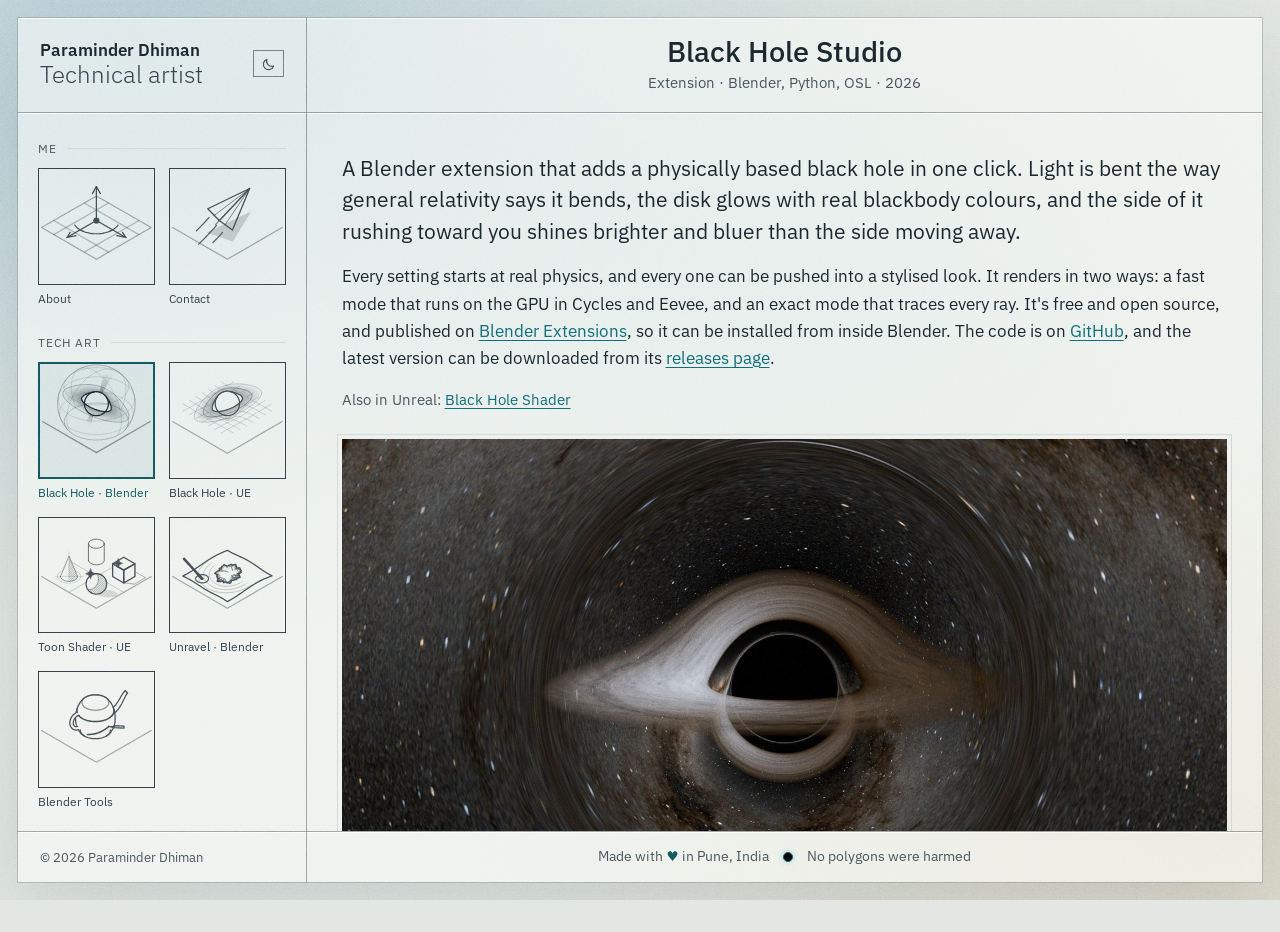
<file: black-hole-studio.html>
<!doctype html>
<html lang="en">
<head>
  <meta charset="utf-8">
  <meta name="viewport" content="width=device-width, initial-scale=1">
  <title>Black Hole Studio · Paraminder Dhiman</title>
  <meta name="description" content="Black Hole Studio, a Blender extension that adds a physically based black hole in one click: exact light bending, a blackbody disk with Doppler beaming and redshift, fog, jets and presets, with a fast GPU mode and an exact ray-traced mode.">
  <!-- Link previews: the card shown when this page is shared -->
  <meta property="og:type" content="website">
  <meta property="og:site_name" content="Paraminder Dhiman">
  <meta property="og:title" content="Black Hole Studio · Paraminder Dhiman">
  <meta property="og:description" content="Black Hole Studio, a Blender extension that adds a physically based black hole in one click: exact light bending, a blackbody disk with Doppler beaming and redshift, fog, jets and presets, with a fast GPU mode and an exact ray-traced mode.">
  <meta property="og:url" content="https://paraminder-dhiman.github.io/black-hole-studio.html">
  <meta property="og:image" content="https://paraminder-dhiman.github.io/images/og/black-hole-studio.jpg">
  <meta property="og:image:width" content="1200">
  <meta property="og:image:height" content="630">
  <meta property="og:image:alt" content="Black Hole Studio: the project&#x27;s tile render">
  <meta name="twitter:card" content="summary_large_image">
  <link rel="icon" href="favicon.svg" type="image/svg+xml">
  <meta name="color-scheme" content="dark light">
  <script>
    /* Light or dark, set before the page draws so it never flashes the wrong colours.
       A choice made with the switch wins; otherwise follow the device; otherwise dark. */
    (function () {
      var t = null;
      try { t = localStorage.getItem("theme"); } catch (e) {}
      if (t !== "light" && t !== "dark") t = window.matchMedia && matchMedia("(prefers-color-scheme: light)").matches ? "light" : "dark";
      document.documentElement.setAttribute("data-theme", t);
    })();
  </script>
  <link rel="stylesheet" href="css/site.css">
</head>
<body data-page="black-hole-studio">

<div class="sheet">

  <header class="masthead">
    <a href="index.html">
      <span class="name">Paraminder Dhiman</span>
      <span class="role">Technical artist</span>
    </a>
  </header>

  <div class="pagehead">
    <h1>Black Hole Studio</h1>
    <p class="meta">Extension · Blender, Python, OSL · 2026</p>
  </div>

  <nav class="rail" aria-label="Pages">
    <ul class="tiles" id="tiles"></ul>
    <noscript><p><a href="index.html">About</a></p></noscript>
  </nav>

  <main>
    <div class="prose">
      <p class="lead">A Blender extension that adds a physically based black hole in one click. Light is bent the way general relativity says it bends, the disk glows with real blackbody colours, and the side of it rushing toward you shines brighter and bluer than the side moving away.</p>
      <p>Every setting starts at real physics, and every one can be pushed into a stylised look. It renders in two ways: a fast mode that runs on the GPU in Cycles and Eevee, and an exact mode that traces every ray. It's free and open source, and published on <a href="https://extensions.blender.org/add-ons/blackhole-studio/" target="_blank" rel="noopener">Blender Extensions</a>, so it can be installed from inside Blender. The code is on <a href="https://github.com/paraminder-dhiman/black-hole-studio" target="_blank" rel="noopener">GitHub</a>, and the latest version can be downloaded from its <a href="https://github.com/paraminder-dhiman/black-hole-studio/releases" target="_blank" rel="noopener">releases page</a>.</p>
      <p class="sibling">Also in Unreal: <a href="black-hole-shader.html">Black Hole Shader</a></p>
    </div>

    <figure>
      <img src="images/black-hole-studio/01-hero.jpg" width="1600" height="900" alt="The Physical Default preset: a black hole with a glowing accretion disk, its far side bent up over the black shadow, against the Milky Way.">
    </figure>

    <h2>How it fits together</h2>
    <div class="prose">
      <p>Adding a black hole does the heavy work once. Python traces every possible light path and bakes them into a lookup table, then writes the shader node trees. From then on, each frame renders in one of two modes. Both hand their results to the same disk shading, so a black hole looks the same in either.</p>
    </div>
    <figure class="diagram" role="img" aria-label="Diagram. Adding a black hole runs Python, which bakes the light paths into a table and writes the node trees. Rendering then goes one of two ways: Fast, a lookup table read by nodes on GPU or CPU in Cycles and Eevee, or Exact, every ray traced in OSL on the CPU in Cycles. Both feed the same disk shading: temperature, Doppler, redshift and fog.">
      <svg viewBox="0 0 780 270" xmlns="http://www.w3.org/2000/svg">
        <rect class="box" x="20" y="100" width="120" height="70"></rect>
        <text class="t-title" x="34" y="128">Add a</text>
        <text class="t-title" x="34" y="148">black hole</text>

        <rect class="box" x="175" y="78" width="160" height="114"></rect>
        <text class="t-title" x="189" y="102">Python builds it</text>
        <rect class="chip" x="189" y="114" width="132" height="30"></rect>
        <text x="255" y="134" text-anchor="middle">Bake the light paths</text>
        <rect class="chip" x="189" y="150" width="132" height="30"></rect>
        <text x="255" y="170" text-anchor="middle">Write the node trees</text>

        <rect class="box" x="375" y="30" width="185" height="80"></rect>
        <text class="t-title" x="389" y="54">Fast</text>
        <text class="t-soft" x="389" y="76">A lookup table read by nodes</text>
        <text class="t-soft" x="389" y="96">GPU or CPU · Cycles, Eevee</text>

        <rect class="box" x="375" y="160" width="185" height="80"></rect>
        <text class="t-title" x="389" y="184">Exact</text>
        <text class="t-soft" x="389" y="206">Every ray traced in OSL</text>
        <text class="t-soft" x="389" y="226">CPU · Cycles</text>

        <rect class="box" x="600" y="95" width="160" height="80"></rect>
        <text class="t-title" x="614" y="119">Shared disk shading</text>
        <text class="t-soft" x="614" y="141">Temperature, Doppler,</text>
        <text class="t-soft" x="614" y="160">redshift, fog</text>

        <path class="wire" d="M140 135 H168 M335 135 H355 M355 70 V200 M355 70 H368 M355 200 H368 M560 70 H580 M560 200 H580 M580 70 V200 M580 135 H593"></path>
        <path class="head" d="M175 135 l-7 -3.5 v7 z M375 70 l-7 -3.5 v7 z M375 200 l-7 -3.5 v7 z M600 135 l-7 -3.5 v7 z"></path>
      </svg>
    </figure>

    <h2>Bending the light</h2>
    <div class="prose">
      <p>Around a non-spinning black hole, a ray of light always stays in one flat plane, and its whole path depends on a single number: the impact parameter <em>b</em>, how far from the centre it would pass if there were no gravity. Far out the bending is gentle, close in it climbs steeply, and below about 2.6 times the horizon's radius the ray falls in. Those captured rays are the black shadow. The add-on never draws it; it only traces rays, and the shadow, the thin photon ring at its edge and the copy of the disk bent over the top all appear by themselves.</p>
    </div>
    <figure class="chart">
      <svg viewBox="0 0 760 330" xmlns="http://www.w3.org/2000/svg" role="img" aria-label="Chart: how much a light ray bends against how far it passes from the hole. Far out the bending follows the weak-field rule, about 2 over b. Close in it climbs steeply, and below about 2.6 Schwarzschild radii the ray is captured.">
<line class="grid" x1="62" x2="736" y1="278.0" y2="278.0"/>
<text class="tick" x="54" y="282.0" text-anchor="end">0</text>
<line class="grid" x1="62" x2="736" y1="214.0" y2="214.0"/>
<text class="tick" x="54" y="218.0" text-anchor="end">90</text>
<line class="grid" x1="62" x2="736" y1="150.0" y2="150.0"/>
<text class="tick" x="54" y="154.0" text-anchor="end">180</text>
<line class="grid" x1="62" x2="736" y1="86.0" y2="86.0"/>
<text class="tick" x="54" y="90.0" text-anchor="end">270</text>
<line class="grid" x1="62" x2="736" y1="22.0" y2="22.0"/>
<text class="tick" x="54" y="26.0" text-anchor="end">360</text>
<text class="tick" x="62.0" y="296" text-anchor="middle">0</text>
<text class="tick" x="174.3" y="296" text-anchor="middle">5</text>
<text class="tick" x="286.7" y="296" text-anchor="middle">10</text>
<text class="tick" x="399.0" y="296" text-anchor="middle">15</text>
<text class="tick" x="511.3" y="296" text-anchor="middle">20</text>
<text class="tick" x="623.7" y="296" text-anchor="middle">25</text>
<text class="tick" x="736.0" y="296" text-anchor="middle">30</text>
<line class="axis" x1="62" x2="736" y1="278" y2="278"/>
<line class="axis" x1="62" x2="62" y1="22" y2="278"/>
<text class="label" x="399" y="320" text-anchor="middle">impact parameter b (horizon radii)</text>
<text class="label" x="16" y="150" text-anchor="middle" transform="rotate(-90 16 150)">bending (degrees)</text>
<line class="mark" x1="120.4" x2="120.4" y1="22" y2="278"/>
<text class="note" x="126.4" y="36">captured below b ≈ 2.6</text>
<path class="curve-2" d="M129.4 250.8 L131.6 251.7 L133.9 252.5 L136.1 253.3 L138.4 254.0 L140.6 254.7 L142.9 255.4 L145.1 256.0 L147.4 256.6 L149.6 257.1 L151.9 257.6 L154.1 258.1 L156.4 258.6 L158.6 259.0 L160.9 259.5 L163.1 259.9 L165.3 260.3 L167.6 260.7 L169.8 261.0 L172.1 261.4 L174.3 261.7 L176.6 262.0 L178.8 262.3 L181.1 262.6 L183.3 262.9 L185.6 263.2 L187.8 263.4 L190.1 263.7 L192.3 264.0 L194.6 264.2 L196.8 264.4 L199.0 264.6 L201.3 264.9 L203.5 265.1 L205.8 265.3 L208.0 265.5 L210.3 265.7 L212.5 265.8 L214.8 266.0 L217.0 266.2 L219.3 266.4 L221.5 266.5 L223.8 266.7 L226.0 266.8 L228.3 267.0 L230.5 267.1 L232.7 267.3 L235.0 267.4 L237.2 267.6 L239.5 267.7 L241.7 267.8 L244.0 267.9 L246.2 268.1 L248.5 268.2 L250.7 268.3 L253.0 268.4 L255.2 268.5 L257.5 268.6 L259.7 268.7 L262.0 268.8 L264.2 268.9 L266.4 269.0 L268.7 269.1 L270.9 269.2 L273.2 269.3 L275.4 269.4 L277.7 269.5 L279.9 269.6 L282.2 269.7 L284.4 269.8 L286.7 269.9 L288.9 269.9 L291.2 270.0 L293.4 270.1 L295.7 270.2 L297.9 270.2 L300.1 270.3 L302.4 270.4 L304.6 270.5 L306.9 270.5 L309.1 270.6 L311.4 270.7 L313.6 270.7 L315.9 270.8 L318.1 270.9 L320.4 270.9 L322.6 271.0 L324.9 271.0 L327.1 271.1 L329.4 271.2 L331.6 271.2 L333.8 271.3 L336.1 271.3 L338.3 271.4 L340.6 271.4 L342.8 271.5 L345.1 271.5 L347.3 271.6 L349.6 271.6 L351.8 271.7 L354.1 271.7 L356.3 271.8 L358.6 271.8 L360.8 271.9 L363.1 271.9 L365.3 272.0 L367.5 272.0 L369.8 272.1 L372.0 272.1 L374.3 272.1 L376.5 272.2 L378.8 272.2 L381.0 272.3 L383.3 272.3 L385.5 272.3 L387.8 272.4 L390.0 272.4 L392.3 272.5 L394.5 272.5 L396.8 272.5 L399.0 272.6 L401.2 272.6 L403.5 272.6 L405.7 272.7 L408.0 272.7 L410.2 272.7 L412.5 272.8 L414.7 272.8 L417.0 272.8 L419.2 272.9 L421.5 272.9 L423.7 272.9 L426.0 273.0 L428.2 273.0 L430.5 273.0 L432.7 273.1 L434.9 273.1 L437.2 273.1 L439.4 273.1 L441.7 273.2 L443.9 273.2 L446.2 273.2 L448.4 273.3 L450.7 273.3 L452.9 273.3 L455.2 273.3 L457.4 273.4 L459.7 273.4 L461.9 273.4 L464.2 273.4 L466.4 273.5 L468.6 273.5 L470.9 273.5 L473.1 273.5 L475.4 273.6 L477.6 273.6 L479.9 273.6 L482.1 273.6 L484.4 273.7 L486.6 273.7 L488.9 273.7 L491.1 273.7 L493.4 273.8 L495.6 273.8 L497.9 273.8 L500.1 273.8 L502.3 273.8 L504.6 273.9 L506.8 273.9 L509.1 273.9 L511.3 273.9 L513.6 273.9 L515.8 274.0 L518.1 274.0 L520.3 274.0 L522.6 274.0 L524.8 274.0 L527.1 274.1 L529.3 274.1 L531.6 274.1 L533.8 274.1 L536.0 274.1 L538.3 274.2 L540.5 274.2 L542.8 274.2 L545.0 274.2 L547.3 274.2 L549.5 274.2 L551.8 274.3 L554.0 274.3 L556.3 274.3 L558.5 274.3 L560.8 274.3 L563.0 274.3 L565.3 274.4 L567.5 274.4 L569.7 274.4 L572.0 274.4 L574.2 274.4 L576.5 274.4 L578.7 274.5 L581.0 274.5 L583.2 274.5 L585.5 274.5 L587.7 274.5 L590.0 274.5 L592.2 274.5 L594.5 274.6 L596.7 274.6 L599.0 274.6 L601.2 274.6 L603.4 274.6 L605.7 274.6 L607.9 274.6 L610.2 274.7 L612.4 274.7 L614.7 274.7 L616.9 274.7 L619.2 274.7 L621.4 274.7 L623.7 274.7 L625.9 274.8 L628.2 274.8 L630.4 274.8 L632.7 274.8 L634.9 274.8 L637.1 274.8 L639.4 274.8 L641.6 274.8 L643.9 274.9 L646.1 274.9 L648.4 274.9 L650.6 274.9 L652.9 274.9 L655.1 274.9 L657.4 274.9 L659.6 274.9 L661.9 274.9 L664.1 275.0 L666.4 275.0 L668.6 275.0 L670.8 275.0 L673.1 275.0 L675.3 275.0 L677.6 275.0 L679.8 275.0 L682.1 275.0 L684.3 275.1 L686.6 275.1 L688.8 275.1 L691.1 275.1 L693.3 275.1 L695.6 275.1 L697.8 275.1 L700.1 275.1 L702.3 275.1 L704.5 275.2 L706.8 275.2 L709.0 275.2 L711.3 275.2 L713.5 275.2 L715.8 275.2 L718.0 275.2 L720.3 275.2 L722.5 275.2 L724.8 275.2 L727.0 275.2 L729.3 275.3 L731.5 275.3 L733.8 275.3 L736.0 275.3"/>
<path class="curve" d="M120.4 2.1 L120.4 21.2 L120.5 40.3 L120.6 59.3 L120.7 78.3 L120.8 97.1 L121.1 115.8 L121.6 134.3 L122.3 152.5 L123.5 170.3 L125.3 187.4 L128.3 203.6 L133.0 218.6 L140.6 232.0 L152.7 243.6 L172.2 253.2 L203.3 260.7 L253.0 266.3 L332.6 270.3 L459.9 273.0 L663.6 274.8 L736.0 275.1"/>
<line class="curve" x1="470" x2="496" y1="60" y2="60"/>
<text class="key" x="504" y="64">exact, general relativity</text>
<line class="curve-2" x1="470" x2="496" y1="80" y2="80"/>
<text class="key" x="504" y="84">weak field, about 2 / b</text>
</svg>
      <figcaption>How much a ray bends against how far from the hole it passes, in multiples of the horizon's radius.</figcaption>
    </figure>

    <h2>Two ways to render it</h2>
    <div class="notes versus">
      <div>
        <h3>Fast</h3>
        <p class="note-meta">GPU · Cycles and Eevee · a lookup table</p>
        <p>Because every path depends on one number, all of them can be traced once and saved in an image: a 1024 × 512 lookup table, one column per ray. Rendering becomes reading the right pixel, done with ordinary shader nodes.</p>
      </div>
      <div>
        <h3>Exact</h3>
        <p class="note-meta">CPU · Cycles · Open Shading Language</p>
        <p>Every camera ray is traced step by step in a shader. It's slower, but it can do what a table can't: frame dragging that twists the light around a spinning hole, and jets that glow along the curved path instead of a straight line.</p>
      </div>
    </div>
    <p class="sub-text">Changing mode sets the render settings that mode needs, and puts yours back when you switch away again.</p>

    <h2>The disk</h2>
    <div class="prose">
      <p>The disk ends where real ones do: at the innermost stable circular orbit, the ISCO, 3 horizon radii out for a non-spinning hole and closer or further for a spinning one. Gas heats up as it falls inward, but right at the inner edge it stops rubbing and simply falls in, so the hottest ring sits a little way outside the edge. That one temperature curve sets both the colour, through Blender's blackbody conversion, and the brightness.</p>
      <p>On top of it, the gas near the middle orbits at around half the speed of light. The side coming toward you is shifted bluer and much brighter, the side moving away redder and dimmer, and light climbing out of the hole's gravity loses energy on the way. Each effect has its own slider, where 1 is real physics and 0 switches it off.</p>
    </div>
    <figure class="chart">
      <svg viewBox="0 0 760 330" xmlns="http://www.w3.org/2000/svg" role="img" aria-label="Chart: the disk's temperature against distance from the centre. It is zero at the inner edge, the innermost stable orbit at 3 Schwarzschild radii, rises to its peak just outside it at about 4.1, then falls off slowly.">
<line class="grid" x1="62" x2="736" y1="278.0" y2="278.0"/>
<text class="tick" x="54" y="282.0" text-anchor="end">0</text>
<line class="grid" x1="62" x2="736" y1="214.0" y2="214.0"/>
<text class="tick" x="54" y="218.0" text-anchor="end">0.25</text>
<line class="grid" x1="62" x2="736" y1="150.0" y2="150.0"/>
<text class="tick" x="54" y="154.0" text-anchor="end">0.5</text>
<line class="grid" x1="62" x2="736" y1="86.0" y2="86.0"/>
<text class="tick" x="54" y="90.0" text-anchor="end">0.75</text>
<line class="grid" x1="62" x2="736" y1="22.0" y2="22.0"/>
<text class="tick" x="54" y="26.0" text-anchor="end">1</text>
<text class="tick" x="62.0" y="296" text-anchor="middle">0</text>
<text class="tick" x="163.1" y="296" text-anchor="middle">3</text>
<text class="tick" x="230.5" y="296" text-anchor="middle">5</text>
<text class="tick" x="399.0" y="296" text-anchor="middle">10</text>
<text class="tick" x="567.5" y="296" text-anchor="middle">15</text>
<text class="tick" x="736.0" y="296" text-anchor="middle">20</text>
<line class="axis" x1="62" x2="736" y1="278" y2="278"/>
<line class="axis" x1="62" x2="62" y1="22" y2="278"/>
<text class="label" x="399" y="320" text-anchor="middle">distance from the centre (horizon radii)</text>
<text class="label" x="16" y="150" text-anchor="middle" transform="rotate(-90 16 150)">temperature (share of the peak)</text>
<line class="mark" x1="163.1" x2="163.1" y1="22" y2="278"/>
<text class="note" x="169.1" y="268">inner edge (ISCO)</text>
<path class="curve" d="M163.1 278.0 L164.8 121.9 L166.5 95.2 L168.2 78.7 L169.8 67.0 L171.5 58.1 L173.2 51.1 L174.9 45.5 L176.6 40.9 L178.3 37.2 L179.9 34.1 L181.6 31.5 L183.3 29.3 L185.0 27.6 L186.7 26.2 L188.4 25.0 L190.1 24.1 L191.7 23.3 L193.4 22.8 L195.1 22.4 L196.8 22.1 L198.5 22.0 L200.2 22.0 L201.9 22.1 L203.5 22.3 L205.2 22.5 L206.9 22.8 L208.6 23.2 L210.3 23.6 L212.0 24.1 L213.7 24.6 L215.3 25.2 L217.0 25.8 L218.7 26.4 L220.4 27.1 L222.1 27.8 L223.8 28.5 L225.4 29.2 L227.1 30.0 L228.8 30.7 L230.5 31.5 L232.2 32.3 L233.9 33.1 L235.6 33.9 L237.2 34.8 L238.9 35.6 L240.6 36.4 L242.3 37.3 L244.0 38.1 L245.7 39.0 L247.4 39.8 L249.0 40.7 L250.7 41.6 L252.4 42.4 L254.1 43.3 L255.8 44.2 L257.5 45.0 L259.1 45.9 L260.8 46.8 L262.5 47.6 L264.2 48.5 L265.9 49.3 L267.6 50.2 L269.3 51.0 L270.9 51.9 L272.6 52.7 L274.3 53.6 L276.0 54.4 L277.7 55.2 L279.4 56.1 L281.1 56.9 L282.7 57.7 L284.4 58.5 L286.1 59.4 L287.8 60.2 L289.5 61.0 L291.2 61.8 L292.8 62.6 L294.5 63.4 L296.2 64.2 L297.9 64.9 L299.6 65.7 L301.3 66.5 L303.0 67.3 L304.6 68.0 L306.3 68.8 L308.0 69.5 L309.7 70.3 L311.4 71.0 L313.1 71.8 L314.8 72.5 L316.4 73.2 L318.1 74.0 L319.8 74.7 L321.5 75.4 L323.2 76.1 L324.9 76.8 L326.5 77.5 L328.2 78.2 L329.9 78.9 L331.6 79.6 L333.3 80.3 L335.0 81.0 L336.7 81.6 L338.3 82.3 L340.0 83.0 L341.7 83.6 L343.4 84.3 L345.1 84.9 L346.8 85.6 L348.4 86.2 L350.1 86.9 L351.8 87.5 L353.5 88.1 L355.2 88.7 L356.9 89.4 L358.6 90.0 L360.2 90.6 L361.9 91.2 L363.6 91.8 L365.3 92.4 L367.0 93.0 L368.7 93.6 L370.4 94.2 L372.0 94.8 L373.7 95.3 L375.4 95.9 L377.1 96.5 L378.8 97.0 L380.5 97.6 L382.1 98.2 L383.8 98.7 L385.5 99.3 L387.2 99.8 L388.9 100.4 L390.6 100.9 L392.3 101.5 L393.9 102.0 L395.6 102.5 L397.3 103.0 L399.0 103.6 L400.7 104.1 L402.4 104.6 L404.1 105.1 L405.7 105.6 L407.4 106.1 L409.1 106.6 L410.8 107.1 L412.5 107.6 L414.2 108.1 L415.9 108.6 L417.5 109.1 L419.2 109.6 L420.9 110.1 L422.6 110.6 L424.3 111.0 L426.0 111.5 L427.6 112.0 L429.3 112.4 L431.0 112.9 L432.7 113.4 L434.4 113.8 L436.1 114.3 L437.8 114.7 L439.4 115.2 L441.1 115.6 L442.8 116.1 L444.5 116.5 L446.2 116.9 L447.9 117.4 L449.5 117.8 L451.2 118.2 L452.9 118.7 L454.6 119.1 L456.3 119.5 L458.0 119.9 L459.7 120.4 L461.3 120.8 L463.0 121.2 L464.7 121.6 L466.4 122.0 L468.1 122.4 L469.8 122.8 L471.5 123.2 L473.1 123.6 L474.8 124.0 L476.5 124.4 L478.2 124.8 L479.9 125.2 L481.6 125.6 L483.2 125.9 L484.9 126.3 L486.6 126.7 L488.3 127.1 L490.0 127.5 L491.7 127.8 L493.4 128.2 L495.0 128.6 L496.7 128.9 L498.4 129.3 L500.1 129.7 L501.8 130.0 L503.5 130.4 L505.2 130.7 L506.8 131.1 L508.5 131.5 L510.2 131.8 L511.9 132.2 L513.6 132.5 L515.3 132.8 L517.0 133.2 L518.6 133.5 L520.3 133.9 L522.0 134.2 L523.7 134.5 L525.4 134.9 L527.1 135.2 L528.7 135.5 L530.4 135.9 L532.1 136.2 L533.8 136.5 L535.5 136.8 L537.2 137.2 L538.9 137.5 L540.5 137.8 L542.2 138.1 L543.9 138.4 L545.6 138.8 L547.3 139.1 L549.0 139.4 L550.6 139.7 L552.3 140.0 L554.0 140.3 L555.7 140.6 L557.4 140.9 L559.1 141.2 L560.8 141.5 L562.4 141.8 L564.1 142.1 L565.8 142.4 L567.5 142.7 L569.2 143.0 L570.9 143.3 L572.6 143.6 L574.2 143.8 L575.9 144.1 L577.6 144.4 L579.3 144.7 L581.0 145.0 L582.7 145.3 L584.4 145.5 L586.0 145.8 L587.7 146.1 L589.4 146.4 L591.1 146.6 L592.8 146.9 L594.5 147.2 L596.1 147.5 L597.8 147.7 L599.5 148.0 L601.2 148.3 L602.9 148.5 L604.6 148.8 L606.3 149.0 L607.9 149.3 L609.6 149.6 L611.3 149.8 L613.0 150.1 L614.7 150.3 L616.4 150.6 L618.0 150.9 L619.7 151.1 L621.4 151.4 L623.1 151.6 L624.8 151.9 L626.5 152.1 L628.2 152.3 L629.8 152.6 L631.5 152.8 L633.2 153.1 L634.9 153.3 L636.6 153.6 L638.3 153.8 L640.0 154.0 L641.6 154.3 L643.3 154.5 L645.0 154.8 L646.7 155.0 L648.4 155.2 L650.1 155.5 L651.8 155.7 L653.4 155.9 L655.1 156.1 L656.8 156.4 L658.5 156.6 L660.2 156.8 L661.9 157.1 L663.5 157.3 L665.2 157.5 L666.9 157.7 L668.6 158.0 L670.3 158.2 L672.0 158.4 L673.7 158.6 L675.3 158.8 L677.0 159.0 L678.7 159.3 L680.4 159.5 L682.1 159.7 L683.8 159.9 L685.5 160.1 L687.1 160.3 L688.8 160.5 L690.5 160.8 L692.2 161.0 L693.9 161.2 L695.6 161.4 L697.2 161.6 L698.9 161.8 L700.6 162.0 L702.3 162.2 L704.0 162.4 L705.7 162.6 L707.4 162.8 L709.0 163.0 L710.7 163.2 L712.4 163.4 L714.1 163.6 L715.8 163.8 L717.5 164.0 L719.1 164.2 L720.8 164.4 L722.5 164.6 L724.2 164.8 L725.9 165.0 L727.6 165.2 L729.3 165.3 L730.9 165.5 L732.6 165.7 L734.3 165.9 L736.0 166.1"/>
<circle class="dot" cx="199.6" cy="22.0" r="3.5"/>
<text class="note" x="209.6" y="26.0">hottest, just outside the edge</text>
</svg>
      <figcaption>The disk's temperature against distance from the centre: zero at the inner edge, hottest just outside it, then fading slowly.</figcaption>
    </figure>
    <figure>
      <img src="images/black-hole-studio/02-disk-edge-on.jpg" width="1600" height="900" alt="A thin disk seen edge-on. Its far side is bent by the hole into arcs over and under the black shadow." loading="lazy">
      <figcaption>A thin disk seen edge-on. The arcs above and below the shadow are the far side of the disk, bent around the hole.</figcaption>
    </figure>

    <h2>Fog and thick disks</h2>
    <div class="prose">
      <p>A thin disk is a surface: a ray hits it or misses it. Fog and a thick disk are volumes, where a ray picks up a little glow and loses a little light all the way through. The add-on walks along the curved light path in short pieces and adds up what each one contributes, so the fog is bent by the hole like everything else.</p>
    </div>
    <figure>
      <img src="images/black-hole-studio/03-fog.jpg" width="1600" height="448" alt="Two renders side by side: the black hole without fog, and with a soft glowing fog around the disk that is also bent around the shadow." loading="lazy">
      <figcaption>Fog off, and fog on.</figcaption>
    </figure>
    <figure>
      <img src="images/black-hole-studio/04-thick-disk.jpg" width="1600" height="448" alt="Two edge-on renders side by side: a thin disk, and a thick, puffy disk whose lensed far side is also thick." loading="lazy">
      <figcaption>A thin disk, and a thick one, edge-on.</figcaption>
    </figure>

    <h2>Physics first, style on top</h2>
    <div class="side-shot">
      <div>
        <div class="prose">
        <p>Everything lives in one Black Hole tab in the sidebar. Every slider starts at real physics, and every one can be pushed past it: a gradient blend for colour, glow, turbulence, dust lanes and a disk texture that orbits at the right speed for its radius.</p>
        <p>The Realism panel keeps that honest. It lists every setting that has moved away from real physics, and Make Physically Accurate puts them all back while keeping the texture, fog, sky and camera. Six presets cover the range, from the physical default to a film look and a stylised neon one.</p>
      </div>
    <div class="figure-grid tight">
      <figure>
        <img src="images/black-hole-studio/05-gargantua.jpg" width="800" height="450" alt="The Gargantua preset: a thin golden disk seen edge-on, its far side arched over the shadow, in the style of the film Interstellar." loading="lazy">
        <figcaption>Gargantua</figcaption>
      </figure>
      <figure>
        <img src="images/black-hole-studio/06-eht.jpg" width="800" height="450" alt="The Event Horizon Telescope preset: the hole seen from above as a soft golden ring around the shadow." loading="lazy">
        <figcaption>Event Horizon Telescope</figcaption>
      </figure>
      <figure>
        <img src="images/black-hole-studio/07-quasar.jpg" width="800" height="450" alt="The Quasar preset: a blue-white disk with bright jets shooting out of both poles." loading="lazy">
        <figcaption>Quasar</figcaption>
      </figure>
      <figure>
        <img src="images/black-hole-studio/08-neon.jpg" width="800" height="450" alt="The Neon Stylized preset: a cyan and white disk with a glowing cyan ring around a deep purple shadow." loading="lazy">
        <figcaption>Neon Stylized</figcaption>
      </figure>
    </div>

      </div>
      <figure class="panel-shot"> <img src="images/black-hole-studio/10-sidebar.png" width="252" height="771" alt="The Black Hole tab in Blender's sidebar, with the main panel and the Realism panel open." loading="lazy"> </figure>
    </div>

    <h2>Bending real objects</h2>
    <div class="prose">
      <p>By default the hole bends the sky image. With Lens Scene Objects on, it bends the scene itself in Cycles: the lens sphere becomes a refracting surface whose normal is worked out backwards from Snell's law, so each ray leaves in exactly the direction general relativity says it should, and Cycles traces it on into the scene. A planet or a ship behind the hole shows up bent around it.</p>
    </div>
    <figure>
      <img src="images/black-hole-studio/09-lens-objects.jpg" width="1600" height="900" alt="A striped planet behind the black hole, bent by it into two curved arcs on either side of the shadow." loading="lazy">
      <figcaption>A striped planet behind the hole, bent into two arcs.</figcaption>
    </figure>

    <h2>Technical breakdown</h2>
    <div class="prose">
      <p>The main decisions behind the tool, and why I made them.</p>
    </div>
    <dl class="entries">
      <div>
        <dt>One unit for everything</dt>
        <dd>Every length inside the tool is measured in the hole's own radius. Measured that way, every non-spinning black hole looks identical, so one set of light paths serves them all. A scale setting turns that radius into Blender units at the edge, and the mass only feeds a line that tells you the real size in kilometres.</dd>
      </div>
      <div>
        <dt>A table instead of tracing</dt>
        <dd>Since a ray's whole path depends on one number, Fast mode traces every possible ray once, when the black hole is added, and stores them in one image. The columns crowd together near the edge of the shadow, where paths change fastest, so the detail goes where it matters. The table is only rebuilt when the sphere's size or the lensing strength changes, which takes about a second; every other slider just sets a value.</dd>
      </div>
      <div>
        <dt>The camera can go anywhere</dt>
        <dd>A table of rays coming in from far away isn't enough once the camera flies close to the hole. A second table answers the reverse question: at what angle along its path does a ray reach a given distance? Stored directly it would be badly wrong near a ray's closest approach, so it's stored in a changed variable in which the curve becomes a straight line, and stays accurate right up to the turning point.</dd>
      </div>
      <div>
        <dt>Three disk hits, not one</dt>
        <dd>A ray's plane always cuts the disk's plane along a line through the centre, so a ray can only meet the disk every half turn. The shader checks three crossings: the disk seen directly, the copy bent over the top, and the thin photon ring. They're composited front to back, and the later two get their own brightness control.</dd>
      </div>
      <div>
        <dt>A fade, not a seam</dt>
        <dd>A real black hole bends light a little even billions of kilometres away, but a renderer can't shade the whole universe, so the bending lives inside a sphere. Cutting it off at the sphere's surface would leave a circular seam in the stars, so it fades out smoothly over the outer part instead, while rays through the middle keep the full, exact bending. A render with the sphere four times larger came out identical.</dd>
      </div>
    </dl>
    <figure class="chart">
      <svg viewBox="0 0 760 330" xmlns="http://www.w3.org/2000/svg" role="img" aria-label="Chart: real bending against the bending used, inside a 30 Schwarzschild radius sphere. They match for rays through the middle, then the used bending eases smoothly down to zero over the outer half, so there is no visible seam at the sphere's edge.">
<line class="grid" x1="62" x2="736" y1="278.0" y2="278.0"/>
<text class="tick" x="54" y="282.0" text-anchor="end">0</text>
<line class="grid" x1="62" x2="736" y1="214.0" y2="214.0"/>
<text class="tick" x="54" y="218.0" text-anchor="end">10</text>
<line class="grid" x1="62" x2="736" y1="150.0" y2="150.0"/>
<text class="tick" x="54" y="154.0" text-anchor="end">20</text>
<line class="grid" x1="62" x2="736" y1="86.0" y2="86.0"/>
<text class="tick" x="54" y="90.0" text-anchor="end">30</text>
<line class="grid" x1="62" x2="736" y1="22.0" y2="22.0"/>
<text class="tick" x="54" y="26.0" text-anchor="end">40</text>
<text class="tick" x="62.0" y="296" text-anchor="middle">0</text>
<text class="tick" x="164.1" y="296" text-anchor="middle">5</text>
<text class="tick" x="266.2" y="296" text-anchor="middle">10</text>
<text class="tick" x="368.4" y="296" text-anchor="middle">15</text>
<text class="tick" x="470.5" y="296" text-anchor="middle">20</text>
<text class="tick" x="572.6" y="296" text-anchor="middle">25</text>
<text class="tick" x="674.7" y="296" text-anchor="middle">30</text>
<line class="axis" x1="62" x2="736" y1="278" y2="278"/>
<line class="axis" x1="62" x2="62" y1="22" y2="278"/>
<text class="label" x="399" y="320" text-anchor="middle">impact parameter b (horizon radii)</text>
<text class="label" x="16" y="150" text-anchor="middle" transform="rotate(-90 16 150)">bending (degrees)</text>
<rect class="band" x="368.4" y="22" width="306.4" height="256"/>
<text class="note" x="521.5" y="36" text-anchor="middle">fade</text>
<line class="mark" x1="674.7" x2="674.7" y1="22" y2="278"/>
<text class="note" x="668.7" y="52" text-anchor="end">sphere edge</text>
<path class="curve-2" d="M159.0 43.4 L164.1 61.5 L169.2 76.9 L174.3 90.2 L179.4 101.8 L184.5 112.0 L189.7 121.1 L194.8 129.2 L199.9 136.5 L205.0 143.2 L210.1 149.2 L215.2 154.7 L220.3 159.7 L225.4 164.3 L230.5 168.6 L235.6 172.6 L240.7 176.3 L245.8 179.7 L250.9 182.9 L256.0 185.9 L261.1 188.8 L266.2 191.4 L271.3 193.9 L276.5 196.3 L281.6 198.5 L286.7 200.6 L291.8 202.6 L296.9 204.5 L302.0 206.3 L307.1 208.0 L312.2 209.7 L317.3 211.2 L322.4 212.7 L327.5 214.1 L332.6 215.5 L337.7 216.8 L342.8 218.1 L347.9 219.3 L353.0 220.4 L358.2 221.5 L363.3 222.6 L368.4 223.6 L373.5 224.6 L378.6 225.6 L383.7 226.5 L388.8 227.4 L393.9 228.3 L399.0 229.1 L404.1 229.9 L409.2 230.7 L414.3 231.4 L419.4 232.2 L424.5 232.9 L429.6 233.5 L434.7 234.2 L439.8 234.9 L445.0 235.5 L450.1 236.1 L455.2 236.7 L460.3 237.3 L465.4 237.8 L470.5 238.4 L475.6 238.9 L480.7 239.4 L485.8 239.9 L490.9 240.4 L496.0 240.9 L501.1 241.3 L506.2 241.8 L511.3 242.2 L516.4 242.7 L521.5 243.1 L526.7 243.5 L531.8 243.9 L536.9 244.3 L542.0 244.7 L547.1 245.0 L552.2 245.4 L557.3 245.8 L562.4 246.1 L567.5 246.5 L572.6 246.8 L577.7 247.1 L582.8 247.5 L587.9 247.8 L593.0 248.1 L598.1 248.4 L603.2 248.7 L608.3 249.0 L613.5 249.2 L618.6 249.5 L623.7 249.8 L628.8 250.1 L633.9 250.3 L639.0 250.6 L644.1 250.8 L649.2 251.1 L654.3 251.3 L659.4 251.6 L664.5 251.8 L669.6 252.0 L674.7 252.3 L679.8 252.5 L684.9 252.7 L690.0 252.9 L695.2 253.1 L700.3 253.4 L705.4 253.6 L710.5 253.8 L715.6 254.0 L720.7 254.2 L725.8 254.4 L730.9 254.5 L736.0 254.7"/>
<path class="curve" d="M159.0 43.4 L164.1 61.5 L169.2 76.9 L174.3 90.2 L179.4 101.8 L184.5 112.0 L189.7 121.1 L194.8 129.2 L199.9 136.5 L205.0 143.2 L210.1 149.2 L215.2 154.7 L220.3 159.7 L225.4 164.3 L230.5 168.6 L235.6 172.6 L240.7 176.3 L245.8 179.7 L250.9 182.9 L256.0 185.9 L261.1 188.8 L266.2 191.4 L271.3 193.9 L276.5 196.3 L281.6 198.5 L286.7 200.6 L291.8 202.6 L296.9 204.5 L302.0 206.3 L307.1 208.0 L312.2 209.7 L317.3 211.2 L322.4 212.7 L327.5 214.1 L332.6 215.5 L337.7 216.8 L342.8 218.1 L347.9 219.3 L353.0 220.4 L358.2 221.5 L363.3 222.6 L368.4 223.6 L373.5 224.7 L378.6 225.8 L383.7 226.9 L388.8 228.0 L393.9 229.2 L399.0 230.5 L404.1 231.7 L409.2 233.0 L414.3 234.3 L419.4 235.5 L424.5 236.9 L429.6 238.2 L434.7 239.5 L439.8 240.8 L445.0 242.1 L450.1 243.4 L455.2 244.8 L460.3 246.1 L465.4 247.4 L470.5 248.6 L475.6 249.9 L480.7 251.2 L485.8 252.4 L490.9 253.6 L496.0 254.8 L501.1 256.0 L506.2 257.2 L511.3 258.3 L516.4 259.4 L521.5 260.5 L526.7 261.6 L531.8 262.7 L536.9 263.7 L542.0 264.6 L547.1 265.6 L552.2 266.5 L557.3 267.4 L562.4 268.3 L567.5 269.1 L572.6 269.9 L577.7 270.7 L582.8 271.4 L587.9 272.1 L593.0 272.8 L598.1 273.4 L603.2 274.0 L608.3 274.5 L613.5 275.0 L618.6 275.5 L623.7 275.9 L628.8 276.3 L633.9 276.7 L639.0 277.0 L644.1 277.2 L649.2 277.5 L654.3 277.7 L659.4 277.8 L664.5 277.9 L669.6 278.0 L674.7 278.0 L679.8 278.0 L684.9 278.0 L690.0 278.0 L695.2 278.0 L700.3 278.0 L705.4 278.0 L710.5 278.0 L715.6 278.0 L720.7 278.0 L725.8 278.0 L730.9 278.0 L736.0 278.0"/>
<line class="curve-2" x1="180" x2="206" y1="222" y2="222"/>
<text class="key" x="214" y="226">real bending</text>
<line class="curve" x1="180" x2="206" y1="242" y2="242"/>
<text class="key" x="214" y="246">bending used</text>
</svg>
      <figcaption>Real bending against the bending used, inside a sphere with a radius of 30 horizon radii: identical through the middle, easing to zero at the edge.</figcaption>
    </figure>
    <dl class="entries">
      <div>
        <dt>Shaders written as Python</dt>
        <dd>Fast mode's shader runs to hundreds of nodes, far too many to wire by hand. So the maths is written as ordinary Python, and a small library, nodemath, turns each operation into the matching Blender node and connects it. The result is a real node tree you can open and inspect, with no Python running at render time. Long volume chains then overflowed the fixed stack that Cycles compiles shaders into; tying every step to the one before it by a vanishingly small amount forced them to be evaluated in order, and they fit.</dd>
      </div>
      <div>
        <dt>Behaving like a Blender tool</dt>
        <dd>The physics is only half the job. Settings save with the file, most sliders update instantly by writing a single value into the node tree, presets reset everything before applying their own values in one update, and animation is driven by a simple expression Blender evaluates without Python, so it works on a render farm with scripts turned off.</dd>
      </div>
      <div>
        <dt>Tested against an independent tracer</dt>
        <dd>A slightly wrong number in a shader just looks like a slightly different picture, so the maths is checked outside Blender against a separate ray tracer written in NumPy, including a NumPy copy of the whole Fast mode node graph. A second script builds real scenes inside Blender, applies every preset, switches modes and renders, checking that nothing breaks.</dd>
      </div>
      <div>
        <dt>The bug the tests missed</dt>
        <dd>In Eevee, the disk was cut off beyond a fixed circle around the hole. A glow meant only for inside the shadow was switched off elsewhere by multiplying it by zero, but outside the shadow its exponent grew until it overflowed to infinity, and zero times infinity is not a number, which blanked the pixel. Cycles happened to cope; Eevee didn't. Clamping the exponent fixed it. On a GPU, multiplying by zero only switches something off if the other side stays finite.</dd>
      </div>
      <div>
        <dt>Not a port of the Unreal shader</dt>
        <dd>The <a href="black-hole-shader.html">Unreal version</a> raymarches every pixel in real time and leans on temporal anti-aliasing to clean up the noise. Blender renders offline, so this one can afford exact light paths, a full ray tracer, and volumes traced along the bent path, and it has to fit into an artist's scene as a tool rather than a single material. The same physics, solved twice for two very different jobs.</dd>
      </div>
    </dl>

    <h2>Further reading</h2>
    <div class="prose">
      <p>The full maths, section by section, is in the <a href="https://github.com/paraminder-dhiman/black-hole-studio/blob/main/docs/technical_breakdown.md" target="_blank" rel="noopener">Technical Breakdown</a>, and every panel and setting is explained in the <a href="https://github.com/paraminder-dhiman/black-hole-studio/blob/main/docs/quick_start.md" target="_blank" rel="noopener">Quick Start</a>. Both are also available as PDFs in the repository.</p>
    </div>

    <h2>Credit</h2>
    <div class="prose">
      <p>The direction, the physics approach and the design of the tool are mine, and I wrote a large part of the code myself. Other parts were developed with AI assistance, then reviewed, tested and tuned by me in Blender.</p>
    </div>
  </main>

  <div class="foot-place">© 2026 Paraminder Dhiman</div>

  <footer class="foot-note">
    <span class="egg-side">Made with <span class="heart">♥</span> in Pune, India</span>
    <button class="egg-dot" type="button" aria-label="A very small black hole"></button>
    <span class="egg-side">No polygons were harmed</span>
  </footer>

</div>

<script src="js/projects.js"></script>
<script src="js/site.js"></script>
</body>
</html>
</file>
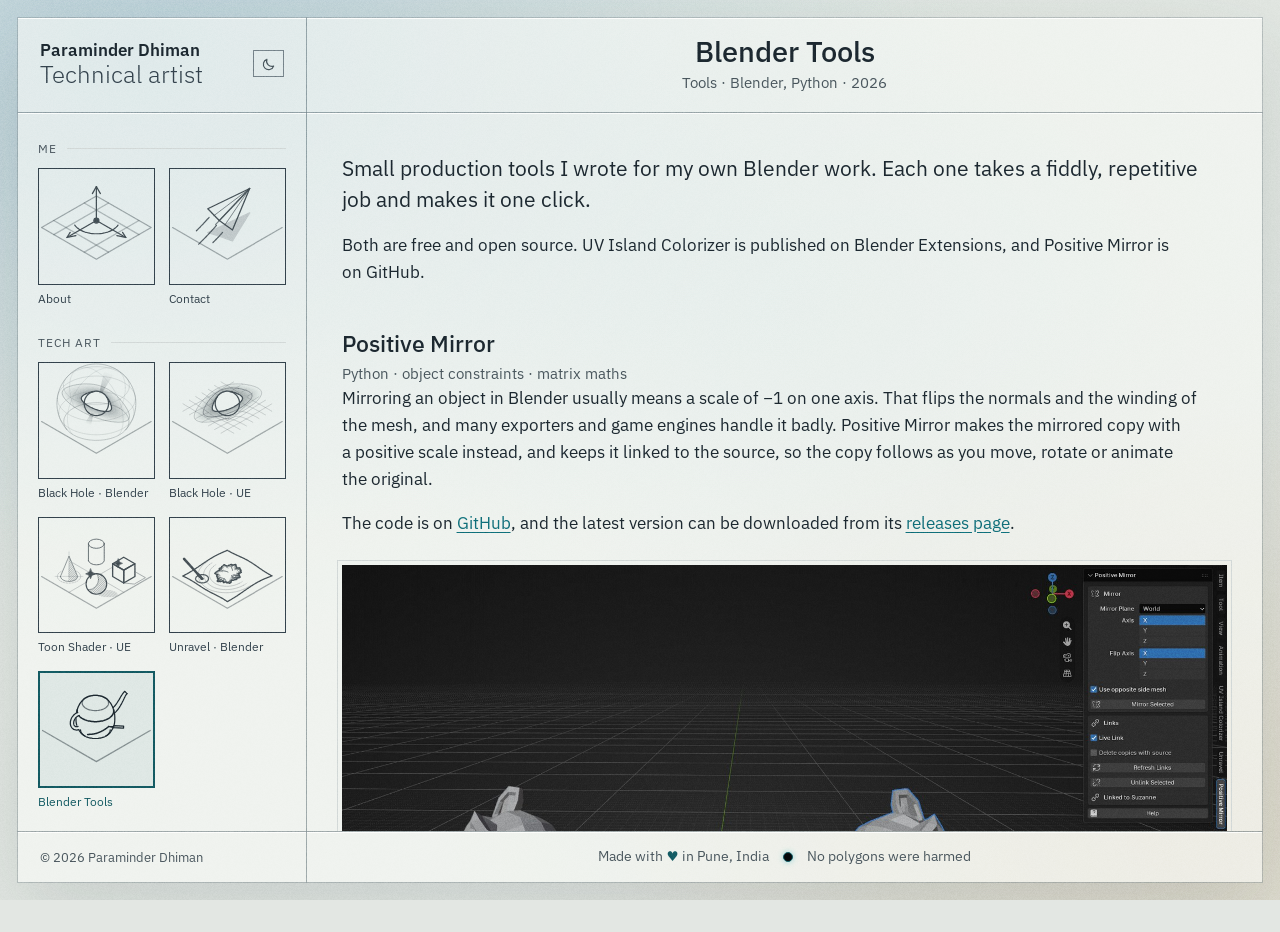
<file: blender-tools.html>
<!doctype html>
<html lang="en">
<head>
  <meta charset="utf-8">
  <meta name="viewport" content="width=device-width, initial-scale=1">
  <title>Blender Tools · Paraminder Dhiman</title>
  <meta name="description" content="Two Blender add-ons: Positive Mirror, which mirrors objects with a live link and no negative scale, and UV Island Colorizer, which colours every UV island and bakes a colour ID map.">
  <!-- Link previews: the card shown when this page is shared -->
  <meta property="og:type" content="website">
  <meta property="og:site_name" content="Paraminder Dhiman">
  <meta property="og:title" content="Blender Tools · Paraminder Dhiman">
  <meta property="og:description" content="Two Blender add-ons: Positive Mirror, which mirrors objects with a live link and no negative scale, and UV Island Colorizer, which colours every UV island and bakes a colour ID map.">
  <meta property="og:url" content="https://paraminder-dhiman.github.io/blender-tools.html">
  <meta property="og:image" content="https://paraminder-dhiman.github.io/images/og/blender-tools.jpg">
  <meta property="og:image:width" content="1200">
  <meta property="og:image:height" content="630">
  <meta property="og:image:alt" content="Blender Tools: the project&#x27;s tile render">
  <meta name="twitter:card" content="summary_large_image">
  <link rel="icon" href="favicon.svg" type="image/svg+xml">
  <meta name="color-scheme" content="dark light">
  <script>
    /* Light or dark, set before the page draws so it never flashes the wrong colours.
       A choice made with the switch wins; otherwise follow the device; otherwise dark. */
    (function () {
      var t = null;
      try { t = localStorage.getItem("theme"); } catch (e) {}
      if (t !== "light" && t !== "dark") t = window.matchMedia && matchMedia("(prefers-color-scheme: light)").matches ? "light" : "dark";
      document.documentElement.setAttribute("data-theme", t);
    })();
  </script>
  <link rel="stylesheet" href="css/site.css">
</head>
<body data-page="blender-tools">

<div class="sheet">

  <header class="masthead">
    <a href="index.html">
      <span class="name">Paraminder Dhiman</span>
      <span class="role">Technical artist</span>
    </a>
  </header>

  <div class="pagehead">
    <h1>Blender Tools</h1>
    <p class="meta">Tools · Blender, Python · 2026</p>
  </div>

  <nav class="rail" aria-label="Pages">
    <ul class="tiles" id="tiles"></ul>
    <noscript><p><a href="index.html">About</a></p></noscript>
  </nav>

  <main>
    <div class="prose">
      <p class="lead">Small production tools I wrote for my own Blender work. Each one takes a fiddly, repetitive job and makes it one click.</p>
      <p>Both are free and open source. UV Island Colorizer is published on Blender Extensions, and Positive Mirror is on GitHub.</p>
    </div>

    <h2>Positive Mirror</h2>
    <p class="section-meta">Python · object constraints · matrix maths</p>
    <div class="prose">
      <p>Mirroring an object in Blender usually means a scale of −1 on one axis. That flips the normals and the winding of the mesh, and many exporters and game engines handle it badly. Positive Mirror makes the mirrored copy with a positive scale instead, and keeps it linked to the source, so the copy follows as you move, rotate or animate the original.</p>
      <p>The code is on <a href="https://github.com/paraminder-dhiman/positive-mirror" target="_blank" rel="noopener">GitHub</a>, and the latest version can be downloaded from its <a href="https://github.com/paraminder-dhiman/positive-mirror/releases" target="_blank" rel="noopener">releases page</a>.</p>
    </div>
    <figure>
      <img src="images/blender-tools/positive-mirror.jpg" width="1600" height="744" alt="Two Suzanne heads mirrored across the world X axis, with the Positive Mirror panel open in the sidebar showing the mirror plane, axis, flip axis and link settings.">
    </figure>
    <h3 class="sub">The maths</h3>
    <p class="sub-text">The tool only ever changes the copy's transform. It never flips vertices or normals, and the copy shares the source's mesh, so instancing is kept.</p>
    <ol class="steps">
      <li><b>Reflect</b>The source's world matrix is reflected across the mirror plane.</li>
      <li><b>Flip back</b>It's reflected again along a Flip Axis in the object's own space, the axis the mesh is symmetric along, X for most assets.</li>
      <li><b>Positive scale</b>Two reflections make a proper rotation, so the copy keeps a positive scale.</li>
    </ol>
    <figure>
      <img src="images/blender-tools/positive-mirror-transforms.png" width="1228" height="370" alt="The Transform panels of the source and the copy side by side. The copy's X location and its Y and Z rotations are mirrored, and its scale is 2.573 on every axis, the same positive value as the source." loading="lazy">
      <figcaption>Source and copy. The copy's location and rotation are mirrored, its scale stays positive, and its transform is locked because the constraints drive it.</figcaption>
    </figure>
    <div class="side-shot">
      <div>
        <h3 class="sub">A live link without a handler</h3>
        <div class="prose"><p>My first version kept copies in sync with a depsgraph handler. The extensions review flagged that as a risk to stability and performance, so I rebuilt the link with Blender's own constraints. Copy Location inverts the plane axis, Copy Rotation inverts the other two, and Copy Scale keeps the scale. When the Flip Axis differs from the plane axis, a Transformation constraint adds a fixed half turn. Blender evaluates all of it natively, and copies keep following even with the add-on disabled.</p></div>
        <div class="prose"><p>For a mirror across X, the copy gets three constraints, each targeting the source in world space:</p></div>
        <ol class="tour">
          <li><b>Copy Location</b>With X inverted, so the copy sits on the other side of the plane.</li>
          <li><b>Copy Rotation</b>With Y and Z inverted, which mirrors the rotation.</li>
          <li><b>Copy Scale</b>Kept as it is, so the scale stays positive.</li>
        </ol>
        <div class="prose"><p>That's the same result as the quaternion rule for an X mirror, keeping x and w and negating y and z, but worked out by Blender every frame instead of by Python.</p></div>
      </div>
      <figure class="panel-shot wide"><img src="images/blender-tools/positive-mirror-constraints.png" width="628" height="1058" alt="The copy's constraint stack: Positive Mirror Copy Location with Invert X, Positive Mirror Copy Rotation with Invert Y and Z, and Positive Mirror Copy Scale, all targeting Suzanne in world space."></figure>
    </div>
    <div class="notes three">
      <div>
        <h3>Mirror planes</h3>
        <p>Mirror across a world axis, across the 3D Cursor or across any object's local axis. The last two use a small Mirror Plane empty as the constraints' space. In Object mode that empty copies only the object's location and rotation, so a scaled mirror object can't skew the result.</p>
      </div>
      <div>
        <h3>Left and right meshes</h3>
        <p>Names like Asset_L and Asset_R are paired automatically, so the copy can use the mesh of the other side when an asset isn't symmetric.</p>
      </div>
      <div>
        <h3>Tidying up</h3>
        <p>With no handler running, nothing notices a deleted source by itself. The panel shows when copies have lost their source, and Refresh unlinks them, or deletes them if you choose. Refresh also turns copies made with the first version into constraint links.</p>
      </div>
    </div>

    <h2>UV Island Colorizer</h2>
    <p class="section-meta">Python · bmesh · colour attributes · Cycles baking</p>
    <div class="prose">
      <p>Gives every UV island on a mesh its own colour, so you can check a UV layout at a glance, and can bake the result to a colour ID map for texturing. It works on many meshes at once.</p>
      <p>It's published on <a href="https://extensions.blender.org/add-ons/uv-island-colorizer/" target="_blank" rel="noopener">Blender Extensions</a>, and the code is on <a href="https://github.com/paraminder-dhiman/uv-island-colorizer" target="_blank" rel="noopener">GitHub</a>.</p>
    </div>
    <figure>
      <img src="images/blender-tools/uv-island-colorizer.jpg" width="1600" height="602" alt="Suzanne in the viewport with each UV island in its own colour, next to the baked colour ID map showing the same islands." loading="lazy">
      <figcaption>The coloured islands in the viewport, and the colour ID map baked from them.</figcaption>
    </figure>
    <div class="notes grid">
      <div>
        <h3>Finding islands</h3>
        <p>Islands are found on each mesh's active UV map by walking across faces that are connected in UV space, not just in 3D, so a seam always starts a new island.</p>
      </div>
      <div>
        <h3>Colours</h3>
        <p>Every island gets a distinct colour, stored in a colour attribute called UV Island Colors, and the viewport switches to show it.</p>
      </div>
      <div>
        <h3>Baking</h3>
        <p>The bake uses Cycles and captures only the colour, with no lighting, at 64 to 8192 pixels. Each mesh is saved as its own PNG. Your render engine, materials and selection are put back exactly as they were afterwards.</p>
      </div>
      <div>
        <h3>Many meshes at once</h3>
        <p>Meshes come from a picker, the viewport selection or a whole collection. Meshes without UVs are skipped, and the bake settings are remembered between sessions.</p>
      </div>
    </div>

    <h2>See also</h2>
    <div class="prose">
      <p><a href="unravel.html">Unravel</a>, my larger Blender tool for torn cloth and frayed threads.</p>
    </div>
  </main>

  <div class="foot-place">© 2026 Paraminder Dhiman</div>

  <footer class="foot-note">
    <span class="egg-side">Made with <span class="heart">♥</span> in Pune, India</span>
    <button class="egg-dot" type="button" aria-label="A very small black hole"></button>
    <span class="egg-side">No polygons were harmed</span>
  </footer>

</div>

<script src="js/projects.js"></script>
<script src="js/site.js"></script>
</body>
</html>
</file>
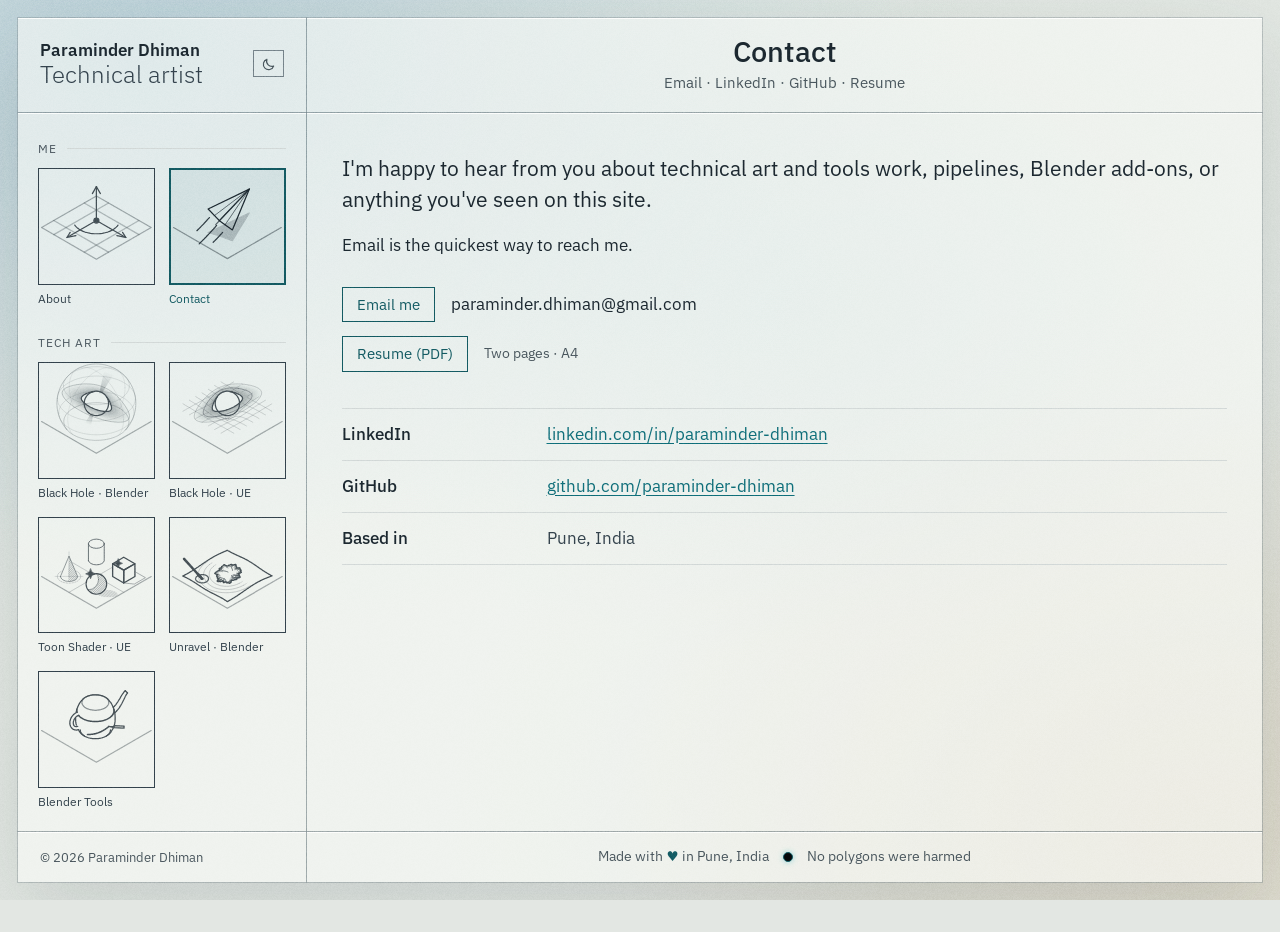
<file: contact.html>
<!doctype html>
<html lang="en">
<head>
  <meta charset="utf-8">
  <meta name="viewport" content="width=device-width, initial-scale=1">
  <title>Contact · Paraminder Dhiman</title>
  <meta name="description" content="How to get in touch with Paraminder Dhiman, technical artist.">
  <!-- Link previews: the card shown when this page is shared -->
  <meta property="og:type" content="website">
  <meta property="og:site_name" content="Paraminder Dhiman">
  <meta property="og:title" content="Contact · Paraminder Dhiman">
  <meta property="og:description" content="How to get in touch with Paraminder Dhiman, technical artist.">
  <meta property="og:url" content="https://paraminder-dhiman.github.io/contact.html">
  <meta property="og:image" content="https://paraminder-dhiman.github.io/images/og/site.jpg">
  <meta property="og:image:width" content="1200">
  <meta property="og:image:height" content="630">
  <meta property="og:image:alt" content="Line art of the portfolio&#x27;s project tiles, with Paraminder Dhiman, Technical Artist">
  <meta name="twitter:card" content="summary_large_image">
  <link rel="icon" href="favicon.svg" type="image/svg+xml">
  <meta name="color-scheme" content="dark light">
  <script>
    /* Light or dark, set before the page draws so it never flashes the wrong colours.
       A choice made with the switch wins; otherwise follow the device; otherwise dark. */
    (function () {
      var t = null;
      try { t = localStorage.getItem("theme"); } catch (e) {}
      if (t !== "light" && t !== "dark") t = window.matchMedia && matchMedia("(prefers-color-scheme: light)").matches ? "light" : "dark";
      document.documentElement.setAttribute("data-theme", t);
    })();
  </script>
  <link rel="stylesheet" href="css/site.css">
</head>
<body data-page="contact">

<div class="sheet">

  <header class="masthead">
    <a href="index.html">
      <span class="name">Paraminder Dhiman</span>
      <span class="role">Technical artist</span>
    </a>
  </header>

  <div class="pagehead">
    <h1>Contact</h1>
    <p class="meta">Email · LinkedIn · GitHub · Resume</p>
  </div>

  <nav class="rail" aria-label="Pages">
    <ul class="tiles" id="tiles"></ul>
    <noscript><p><a href="index.html">About</a></p></noscript>
  </nav>

  <main>
    <div class="prose">
      <p class="lead">I'm happy to hear from you about technical art and tools work, pipelines, Blender add-ons, or anything you've seen on this site.</p>
      <p>Email is the quickest way to reach me.</p>
    </div>

    <p class="contact-actions">
      <a class="contact-button" href="mailto:paraminder.dhiman@gmail.com">Email me</a>
      <span class="contact-address">paraminder.dhiman@gmail.com</span>
    </p>
    <p class="contact-actions">
      <a class="contact-button" href="files/Paraminder-Dhiman-Resume.pdf" target="_blank" rel="noopener">Resume (PDF)</a>
      <span class="contact-hint">Two pages · A4</span>
    </p>

    <dl class="entries contact-list">
      <div>
        <dt>LinkedIn</dt>
        <dd><a href="https://www.linkedin.com/in/paraminder-dhiman" target="_blank" rel="noopener">linkedin.com/in/paraminder-dhiman</a></dd>
      </div>
      <div>
        <dt>GitHub</dt>
        <dd><a href="https://github.com/paraminder-dhiman" target="_blank" rel="noopener">github.com/paraminder-dhiman</a></dd>
      </div>
      <div>
        <dt>Based in</dt>
        <dd>Pune, India</dd>
      </div>
    </dl>
  </main>

  <div class="foot-place">© 2026 Paraminder Dhiman</div>

  <footer class="foot-note">
    <span class="egg-side">Made with <span class="heart">♥</span> in Pune, India</span>
    <button class="egg-dot" type="button" aria-label="A very small black hole"></button>
    <span class="egg-side">No polygons were harmed</span>
  </footer>

</div>

<script src="js/projects.js"></script>
<script src="js/site.js"></script>
</body>
</html>
</file>
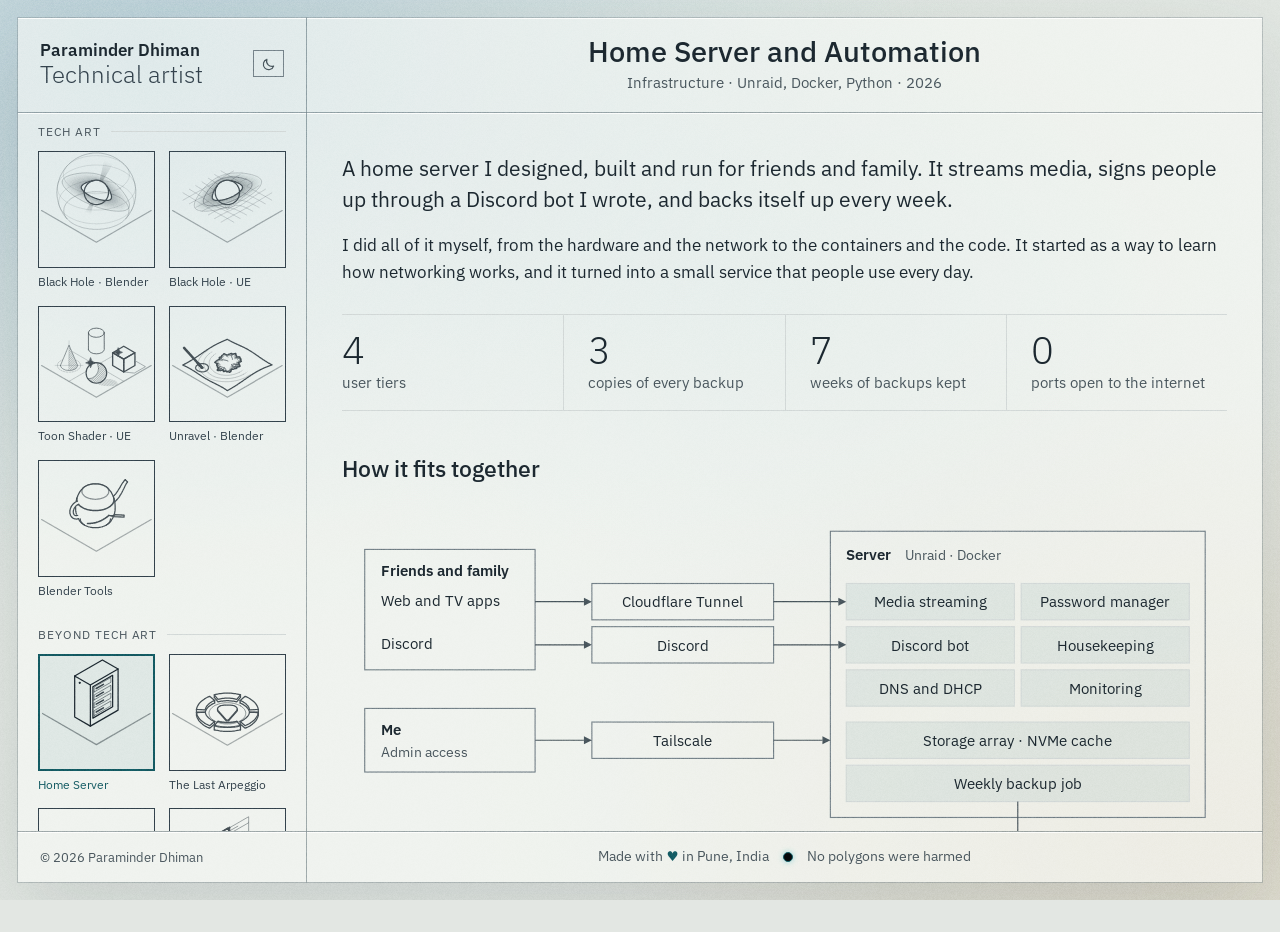
<file: home-server.html>
<!doctype html>
<html lang="en">
<head>
  <meta charset="utf-8">
  <meta name="viewport" content="width=device-width, initial-scale=1">
  <title>Home Server and Automation · Paraminder Dhiman</title>
  <meta name="description" content="A self-hosted server for friends and family, built on Unraid and Docker, with a Python Discord bot that handles onboarding and accounts.">
  <!-- Link previews: the card shown when this page is shared -->
  <meta property="og:type" content="website">
  <meta property="og:site_name" content="Paraminder Dhiman">
  <meta property="og:title" content="Home Server and Automation · Paraminder Dhiman">
  <meta property="og:description" content="A self-hosted server for friends and family, built on Unraid and Docker, with a Python Discord bot that handles onboarding and accounts.">
  <meta property="og:url" content="https://paraminder-dhiman.github.io/home-server.html">
  <meta property="og:image" content="https://paraminder-dhiman.github.io/images/og/home-server.jpg">
  <meta property="og:image:width" content="1200">
  <meta property="og:image:height" content="630">
  <meta property="og:image:alt" content="Home Server and Automation: the project&#x27;s tile render">
  <meta name="twitter:card" content="summary_large_image">
  <link rel="icon" href="favicon.svg" type="image/svg+xml">
  <meta name="color-scheme" content="dark light">
  <script>
    /* Light or dark, set before the page draws so it never flashes the wrong colours.
       A choice made with the switch wins; otherwise follow the device; otherwise dark. */
    (function () {
      var t = null;
      try { t = localStorage.getItem("theme"); } catch (e) {}
      if (t !== "light" && t !== "dark") t = window.matchMedia && matchMedia("(prefers-color-scheme: light)").matches ? "light" : "dark";
      document.documentElement.setAttribute("data-theme", t);
    })();
  </script>
  <link rel="stylesheet" href="css/site.css">
</head>
<body data-page="home-server">

<div class="sheet">

  <header class="masthead">
    <a href="index.html">
      <span class="name">Paraminder Dhiman</span>
      <span class="role">Technical artist</span>
    </a>
  </header>

  <div class="pagehead">
    <h1>Home Server and Automation</h1>
    <p class="meta">Infrastructure · Unraid, Docker, Python · 2026</p>
  </div>

  <nav class="rail" aria-label="Pages">
    <ul class="tiles" id="tiles"></ul>
    <noscript><p><a href="index.html">About</a></p></noscript>
  </nav>

  <main>
    <div class="prose">
      <p class="lead">A home server I designed, built and run for friends and family. It streams media, signs people up through a Discord bot I wrote, and backs itself up every week.</p>
      <p>I did all of it myself, from the hardware and the network to the containers and the code. It started as a way to learn how networking works, and it turned into a small service that people use every day.</p>
    </div>

    <ul class="stats" aria-label="The server in numbers">
      <li><b>4</b> user tiers</li>
      <li><b>3</b> copies of every backup</li>
      <li><b>7</b> weeks of backups kept</li>
      <li><b>0</b> ports open to the internet</li>
    </ul>

    <h2>How it fits together</h2>
    <figure class="diagram" role="img" aria-label="Diagram. Friends and family reach the server through a Cloudflare Tunnel and through Discord. I reach it through Tailscale. The server runs Unraid with Docker containers for media streaming, a password manager, the Discord bot, a housekeeping service, DNS and DHCP, and monitoring. A weekly job backs it up to a flash drive, a second drive and my workstation.">
      <svg viewBox="0 0 780 360" xmlns="http://www.w3.org/2000/svg">
        <!-- people -->
        <rect class="box" x="20" y="40" width="150" height="106"></rect>
        <text class="t-title" x="34" y="63">Friends and family</text>
        <text x="34" y="90">Web and TV apps</text>
        <text x="34" y="128">Discord</text>

        <rect class="box" x="20" y="180" width="150" height="56"></rect>
        <text class="t-title" x="34" y="203">Me</text>
        <text class="t-soft" x="34" y="223">Admin access</text>

        <!-- the way in -->
        <rect class="box" x="220" y="70" width="160" height="32"></rect>
        <text x="300" y="91" text-anchor="middle">Cloudflare Tunnel</text>
        <rect class="box" x="220" y="108" width="160" height="32"></rect>
        <text x="300" y="129" text-anchor="middle">Discord</text>
        <rect class="box" x="220" y="192" width="160" height="32"></rect>
        <text x="300" y="213" text-anchor="middle">Tailscale</text>

        <!-- server -->
        <rect class="box" x="430" y="24" width="330" height="252"></rect>
        <text class="t-title" x="444" y="49">Server</text>
        <text class="t-soft" x="496" y="49">Unraid · Docker</text>

        <rect class="chip" x="444" y="70" width="148" height="32"></rect>
        <text x="518" y="91" text-anchor="middle">Media streaming</text>
        <rect class="chip" x="598" y="70" width="148" height="32"></rect>
        <text x="672" y="91" text-anchor="middle">Password manager</text>

        <rect class="chip" x="444" y="108" width="148" height="32"></rect>
        <text x="518" y="129" text-anchor="middle">Discord bot</text>
        <rect class="chip" x="598" y="108" width="148" height="32"></rect>
        <text x="672" y="129" text-anchor="middle">Housekeeping</text>

        <rect class="chip" x="444" y="146" width="148" height="32"></rect>
        <text x="518" y="167" text-anchor="middle">DNS and DHCP</text>
        <rect class="chip" x="598" y="146" width="148" height="32"></rect>
        <text x="672" y="167" text-anchor="middle">Monitoring</text>

        <rect class="chip" x="444" y="192" width="302" height="32"></rect>
        <text x="595" y="213" text-anchor="middle">Storage array · NVMe cache</text>
        <rect class="chip" x="444" y="230" width="302" height="32"></rect>
        <text x="595" y="251" text-anchor="middle">Weekly backup job</text>

        <!-- backups -->
        <rect class="box" x="444" y="312" width="302" height="32"></rect>
        <text x="595" y="333" text-anchor="middle">Flash drive · second drive · workstation</text>

        <!-- wires -->
        <path class="wire" d="M170 86 H213 M380 86 H437 M170 124 H213 M380 124 H437 M170 208 H213 M380 208 H423 M595 262 V305"></path>
        <path class="head" d="M220 86 l-7 -3.5 v7 z M444 86 l-7 -3.5 v7 z M220 124 l-7 -3.5 v7 z M444 124 l-7 -3.5 v7 z M220 208 l-7 -3.5 v7 z M430 208 l-7 -3.5 v7 z M595 312 l-3.5 -7 h7 z"></path>
      </svg>
    </figure>
    <p class="caption">People come in through a Cloudflare Tunnel or through Discord. Admin access is over Tailscale only.</p>

    <h2>What runs on it</h2>
    <div class="notes grid">
      <div>
        <h3>Hardware</h3>
        <p>A Ryzen 9 5900X with 64 GB of RAM and an RTX 2070 Super, which handles video encoding in hardware. How it moved here from a small office desktop is further down.</p>
      </div>
      <div>
        <h3>Platform</h3>
        <p><a href="https://unraid.net/" target="_blank" rel="noopener">Unraid</a>, with every service in its own <a href="https://www.docker.com/" target="_blank" rel="noopener">Docker</a> container. App data sits on an NVMe cache and the library on a four-drive array.</p>
      </div>
      <div>
        <h3>Media streaming</h3>
        <p><a href="https://jellyfin.org/" target="_blank" rel="noopener">Jellyfin</a> with four user tiers. Each tier sets a bitrate cap, a session limit and whether group watching is allowed.</p>
      </div>
      <div>
        <h3>Library preparation</h3>
        <p>A <a href="https://tdarr.io/" target="_blank" rel="noopener">Tdarr</a> pipeline runs on the graphics card. It re-encodes the library and health-checks every file, so most devices play files directly and the server rarely has to transcode.</p>
      </div>
      <div>
        <h3>Network</h3>
        <p><a href="https://github.com/AdguardTeam/AdGuardHome" target="_blank" rel="noopener">AdGuard Home</a> filters DNS and is also the network's DHCP server, so every lease lives in one place.</p>
      </div>
      <div>
        <h3>Remote access</h3>
        <p>Public services go out through <a href="https://www.cloudflare.com/products/tunnel/" target="_blank" rel="noopener">Cloudflare Tunnels</a>. Anything administrative is reachable over <a href="https://tailscale.com/" target="_blank" rel="noopener">Tailscale</a> only.</p>
      </div>
      <div>
        <h3>Monitoring</h3>
        <p><a href="https://github.com/louislam/uptime-kuma" target="_blank" rel="noopener">Uptime Kuma</a> watches the services, and a speed test tracker logs the connection over time.</p>
      </div>
      <div>
        <h3>Power</h3>
        <p>My workstation stays off unless it's needed and is woken over the network when it is.</p>
      </div>
    </div>

    <h2>Housekeeping service</h2>
    <p class="pull">A second Python service, written from scratch, whose main job is to move finished files from the server to my workstation without ever losing one.</p>
    <p class="sub-text">It runs in its own container with its own repository, and works on a loop: every few minutes it checks each job, moves what's ready and reports what it did.</p>

    <figure class="diagram" role="img" aria-label="Diagram of the file hand-off. A job finishes on the server. Once it's released, it's paused and its files are moved to a ready folder. The files wait there until a scheduled script on the workstation picks them up: copy, verify with SHA-256, then delete.">
      <svg viewBox="0 0 780 120" xmlns="http://www.w3.org/2000/svg">
        <rect class="box" x="15" y="20" width="156" height="72"></rect>
        <text class="t-title" x="29" y="45">On the server</text>
        <text class="t-soft" x="29" y="66">A job finishes</text>

        <rect class="box" x="213" y="20" width="156" height="72"></rect>
        <text class="t-title" x="227" y="45">Released</text>
        <text class="t-soft" x="227" y="66">Paused, files moved</text>

        <rect class="chip" x="411" y="20" width="156" height="72"></rect>
        <text class="t-title" x="425" y="45">Ready folder</text>
        <text class="t-soft" x="425" y="66">Waits for pickup</text>

        <rect class="box" x="609" y="20" width="156" height="72"></rect>
        <text class="t-title" x="623" y="45">Workstation</text>
        <text class="t-soft" x="623" y="66">Copy · verify · delete</text>
        <text class="t-soft" x="623" y="83">SHA-256 checked</text>

        <path class="wire" d="M171 56 H206 M369 56 H404 M567 56 H602"></path>
        <path class="head" d="M213 56 l-7 -3.5 v7 z M411 56 l-7 -3.5 v7 z M609 56 l-7 -3.5 v7 z"></path>
      </svg>
    </figure>

    <ol class="steps four">
      <li><b>Tag</b>Ten minutes after a job arrives, it gets a destination: the workstation by default, unless I've already set one by hand.</li>
      <li><b>Release</b>When the job meets its release condition, the service pauses it, moves its files to a ready folder and clears the job.</li>
      <li><b>Pick up</b>A scheduled script on the workstation copies each file across, checks it with a SHA-256 hash, and only then deletes the original.</li>
      <li><b>Report</b>Every action is posted as one line to a private Discord channel through a webhook.</li>
    </ol>

    <div class="notes three">
      <div>
        <h3>Tidying up</h3>
        <p>Empty folders are removed on a timer, and leftovers older than three days are cleared out.</p>
      </div>
      <div>
        <h3>Backup watch</h3>
        <p>It raises a flag if no backup has run in eight days.</p>
      </div>
      <div>
        <h3>Weekly digest</h3>
        <p>Once a week it posts a health report: backup age and copies, disk use, CPU and NVMe temperatures, what's waiting in each ready folder, and the week's counts.</p>
      </div>
    </div>

    <h3 class="sub">Why it works this way</h3>
    <div class="notes three">
      <div>
        <h3>Pause before moving</h3>
        <p>A file that's still being written can't be moved half-finished.</p>
      </div>
      <div>
        <h3>Copy, verify, then delete</h3>
        <p>Every hop checks before it deletes, so no step removes anything it hasn't confirmed arrived.</p>
      </div>
      <div>
        <h3>Dry run first</h3>
        <p>Cleanup starts in dry-run mode. New deletion rules prove themselves in the logs before they touch a file.</p>
      </div>
      <div>
        <h3>Alerts once a day</h3>
        <p>A problem is reported at most once a day, so a missing backup drive doesn't flood the channel every five minutes.</p>
      </div>
      <div>
        <h3>Async Python</h3>
        <p>Built on aiohttp, so several services can be checked in one cycle without one slow reply holding up the rest.</p>
      </div>
    </div>

    <h2>The Discord bot</h2>
    <div class="prose">
      <p>Everyone who uses the server is in one Discord server, so I wrote a bot to run the front desk. It's Python with <a href="https://github.com/Rapptz/discord.py" target="_blank" rel="noopener">discord.py</a> and slash commands. Each feature is its own module, loaded automatically at start, and the bot runs as its own container. It talks to the other services over the local network, never through their public addresses.</p>
    </div>

    <h3 class="sub">Onboarding</h3>
    <ol class="steps four">
      <li><b>Request</b>A new member gets a guest role and a Request access button.</li>
      <li><b>Review</b>The request lands in an admin channel with Approve, Approve as trusted and Decline.</li>
      <li><b>Account</b>Approving creates the streaming account on the right tier and swaps the member's role.</li>
      <li><b>Login</b>The login details arrive in a direct message. Declining sends the reason instead.</li>
    </ol>

    <h3 class="sub">Requests</h3>
    <ol class="steps four">
      <li><b>Ask</b>A member searches for a title and picks it from its posters, with a season picker for shows.</li>
      <li><b>File</b>The request is filed under the member's own account, not the bot's.</li>
      <li><b>Approve</b>Admins approve or decline it from a queue.</li>
      <li><b>Ready</b>The member is tagged in Discord when it's ready to watch.</li>
    </ol>

    <div class="notes three">
      <div>
        <h3>Accounts</h3>
        <p>Creates streaming accounts with the tier's limits applied, and keeps a JSON map between Discord members and their accounts.</p>
      </div>
      <div>
        <h3>Library</h3>
        <p>Commands for library stats, search and what was added recently.</p>
      </div>
      <div>
        <h3>Server stats</h3>
        <p>A hardware command shows GPU load and temperature from the graphics driver, and CPU power from the processor's energy counter. Containers can't see that counter, so it's passed in as a single read-only file.</p>
      </div>
      <div>
        <h3>Held back on purpose</h3>
        <p>A strike system is fully designed, from a warning to an automatic disable that expires after 30 days, but it waits until the server is big enough to need it. Storage warnings were dropped because the platform's own alerts already cover them.</p>
      </div>
      <div>
        <h3>Code</h3>
        <p>Kept in a private Git repository. Secrets and data files stay out of version control.</p>
      </div>
    </div>

    <h2>Backups</h2>
    <p class="sub-text">App data and the boot drive are backed up once a week, on Saturday mornings, when I'm home to fix whatever breaks. Seven backups are kept, which covers the last 50 days. I chose weekly over daily because only a few people use the server on any given day.</p>
    <ol class="steps">
      <li><b>Flash drive</b>The weekly backup is written here first.</li>
      <li><b>Second drive</b>Then copied to another drive in the server.</li>
      <li><b>Workstation</b>And copied again to my workstation.</li>
    </ol>

    <h2>Design decisions</h2>
    <p class="pull">Nothing is open to the internet, and everything the server does is written down where I can read it.</p>

    <h3 class="sub">Keeping it safe</h3>
    <div class="notes three">
      <div>
        <h3>No open ports</h3>
        <p>Nothing on the router is opened to the internet. Public pages go out through Cloudflare Tunnels, and admin access is over Tailscale only, so there's nothing to scan or attack from outside.</p>
      </div>
      <div>
        <h3>Lockout after three tries</h3>
        <p>Accounts lock after three wrong passwords, which stops password guessing without running a separate blocking tool.</p>
      </div>
      <div>
        <h3>One place for the network</h3>
        <p>AdGuard Home is also the DHCP server, so every device's address and every DNS rule live in one place instead of being split with the router.</p>
      </div>
    </div>

    <h3 class="sub">Keeping it running</h3>
    <div class="notes three">
      <div>
        <h3>Back up, then update</h3>
        <p>Apps update themselves, but only straight after the weekly backup, so an update that breaks something can be rolled back to that morning.</p>
      </div>
      <div>
        <h3>Clean shutdowns</h3>
        <p>A UPS tells the server when the power goes out, and it shuts itself down cleanly instead of risking the array.</p>
      </div>
      <div>
        <h3>Logs that survive a crash</h3>
        <p>A syslog server keeps the system log, so a crash's last messages are still there after the reboot.</p>
      </div>
      <div>
        <h3>Checked every minute</h3>
        <p>Every service is checked once a minute, so problems show on a status page before anyone using it notices.</p>
      </div>
      <div>
        <h3>Tiers that share fairly</h3>
        <p>Each tier caps bitrate and sessions, so a few people streaming at once never slows it down for everyone else.</p>
      </div>
      <div>
        <h3>Encode once, direct play everywhere</h3>
        <p>The library is re-encoded once to a format almost every device plays directly. That costs a one-off pass on the graphics card, but means the server rarely transcodes while people watch.</p>
      </div>
    </div>

    <h3 class="sub">Keeping it simple</h3>
    <div class="notes">
      <div>
        <h3>Separate services</h3>
        <p>The Discord bot and the housekeeping service are separate programs, each in its own container and Git repository. Media-facing jobs go to the bot, and jobs between machines go to the housekeeping service, so one can break or restart without the other.</p>
      </div>
      <div>
        <h3>Logs you can read</h3>
        <p>Every automated action is posted as a single line to a private channel, so I can see what happened without opening a terminal. Noisy events are left out on purpose.</p>
      </div>
    </div>

    <h2>Moving to new hardware</h2>
    <p class="pull">The server started on a small office desktop. Moving it meant planning around people who use it every day.</p>
    <ol class="steps four">
      <li><b>Plan</b>A Ryzen 9 5900X, 64 GB of RAM and an RTX 2070 Super, built partly from parts I already had. One memory stick had once failed a test, so every stick was checked.</li>
      <li><b>Prove it alone</b>The new machine was built and stress-tested on its own first, with three full MemTest86 passes before anything moved.</li>
      <li><b>Move at once</b>The boot drive, the cache and every array drive moved across in one step, so the server only went down once.</li>
      <li><b>Fix what broke</b>The new board's security chip changed how the licence is tied to the hardware, and the array wouldn't start. Replacing the key wrote an empty file, and recovering it fixed that. A device limit then blocked the array, solved by upgrading the licence.</li>
    </ol>
    <p class="sub-text">The server was back the next day on the new hardware with nothing lost, and video encoding moved to the graphics card.</p>
  </main>

  <div class="foot-place">© 2026 Paraminder Dhiman</div>

  <footer class="foot-note">
    <span class="egg-side">Made with <span class="heart">♥</span> in Pune, India</span>
    <button class="egg-dot" type="button" aria-label="A very small black hole"></button>
    <span class="egg-side">No polygons were harmed</span>
  </footer>

</div>

<script src="js/projects.js"></script>
<script src="js/site.js"></script>
</body>
</html>
</file>
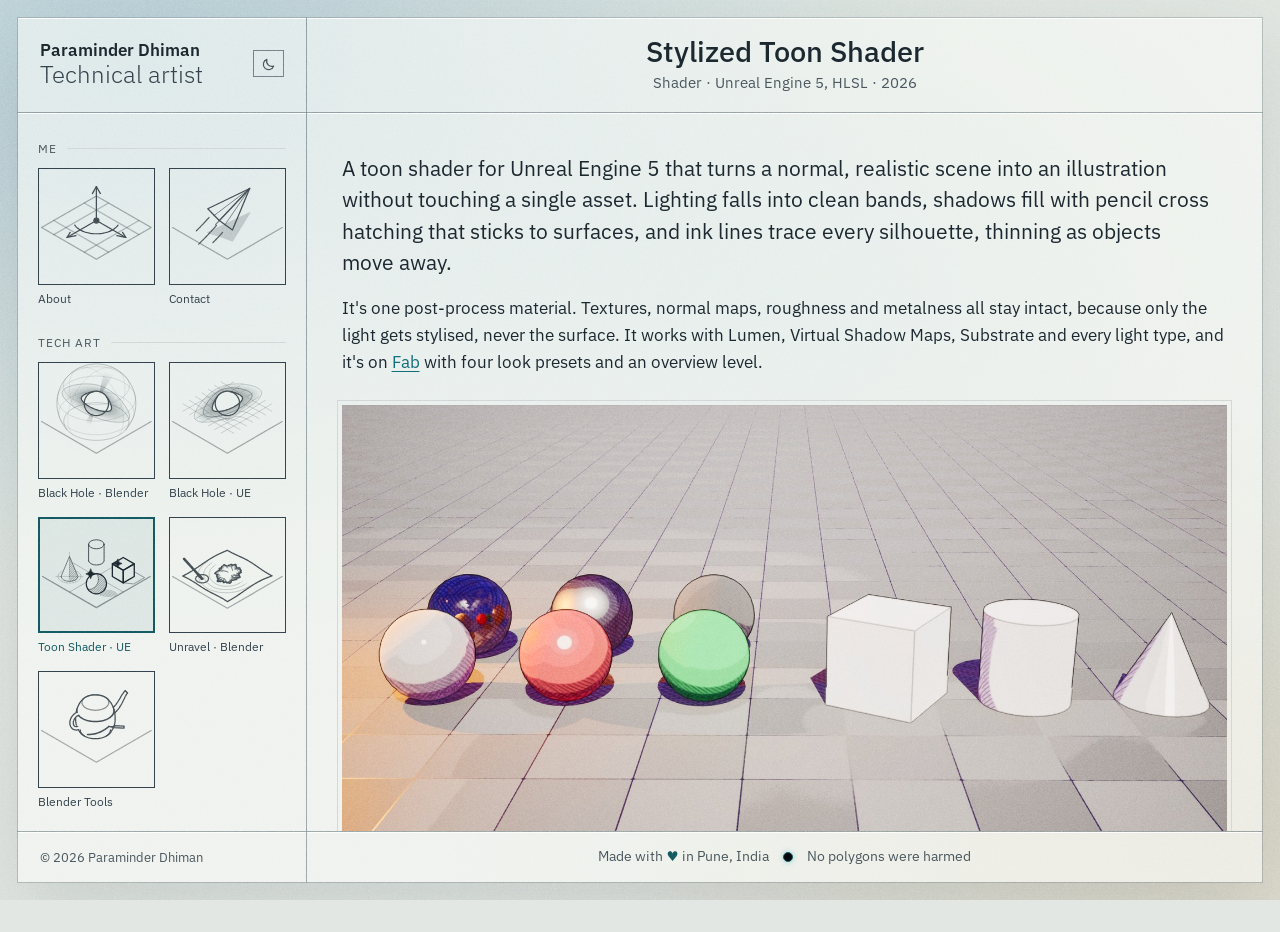
<file: stylized-toon-shader.html>
<!doctype html>
<html lang="en">
<head>
  <meta charset="utf-8">
  <meta name="viewport" content="width=device-width, initial-scale=1">
  <title>Stylized Toon Shader · Paraminder Dhiman</title>
  <meta name="description" content="A post-process toon shader for Unreal Engine 5 that keeps PBR textures: banded lighting, pencil cross hatching that sticks to surfaces, and ink outlines that thin with distance, in one material.">
  <!-- Link previews: the card shown when this page is shared -->
  <meta property="og:type" content="website">
  <meta property="og:site_name" content="Paraminder Dhiman">
  <meta property="og:title" content="Stylized Toon Shader · Paraminder Dhiman">
  <meta property="og:description" content="A post-process toon shader for Unreal Engine 5 that keeps PBR textures: banded lighting, pencil cross hatching that sticks to surfaces, and ink outlines that thin with distance, in one material.">
  <meta property="og:url" content="https://paraminder-dhiman.github.io/stylized-toon-shader.html">
  <meta property="og:image" content="https://paraminder-dhiman.github.io/images/og/stylized-toon-shader.jpg">
  <meta property="og:image:width" content="1200">
  <meta property="og:image:height" content="630">
  <meta property="og:image:alt" content="Stylized Toon Shader: the project&#x27;s tile render">
  <meta name="twitter:card" content="summary_large_image">
  <link rel="icon" href="favicon.svg" type="image/svg+xml">
  <meta name="color-scheme" content="dark light">
  <script>
    /* Light or dark, set before the page draws so it never flashes the wrong colours.
       A choice made with the switch wins; otherwise follow the device; otherwise dark. */
    (function () {
      var t = null;
      try { t = localStorage.getItem("theme"); } catch (e) {}
      if (t !== "light" && t !== "dark") t = window.matchMedia && matchMedia("(prefers-color-scheme: light)").matches ? "light" : "dark";
      document.documentElement.setAttribute("data-theme", t);
    })();
  </script>
  <link rel="stylesheet" href="css/site.css">
</head>
<body data-page="stylized-toon-shader">

<div class="sheet">

  <header class="masthead">
    <a href="index.html">
      <span class="name">Paraminder Dhiman</span>
      <span class="role">Technical artist</span>
    </a>
  </header>

  <div class="pagehead">
    <h1>Stylized Toon Shader</h1>
    <p class="meta">Shader · Unreal Engine 5, HLSL · 2026</p>
  </div>

  <nav class="rail" aria-label="Pages">
    <ul class="tiles" id="tiles"></ul>
    <noscript><p><a href="index.html">About</a></p></noscript>
  </nav>

  <main>
    <div class="prose">
      <p class="lead">A toon shader for Unreal Engine 5 that turns a normal, realistic scene into an illustration without touching a single asset. Lighting falls into clean bands, shadows fill with pencil cross hatching that sticks to surfaces, and ink lines trace every silhouette, thinning as objects move away.</p>
      <p>It's one post-process material. Textures, normal maps, roughness and metalness all stay intact, because only the light gets stylised, never the surface. It works with Lumen, Virtual Shadow Maps, Substrate and every light type, and it's on <a href="https://www.fab.com/listings/d393f196-9cfd-4c1c-8cb1-beff66a41fc4" target="_blank" rel="noopener">Fab</a> with four look presets and an overview level.</p>
    </div>

    <figure>
      <img src="images/stylized-toon/01-hero.jpg" width="1600" height="900" alt="Six spheres, a cube, a cylinder and a cone on a tiled floor, shaded in flat colour bands with purple shadows, cross hatching on the shadow sides and black ink outlines.">
    </figure>

    <h2>How it fits together</h2>
    <div class="prose">
      <p>Unreal renders the scene as usual. Before glass, particles and depth of field are drawn, the material reads the finished image along with the buffers Unreal keeps for every pixel: surface colour, reflectivity, roughness, normal and depth. From those it rebuilds the image in stages, and each stage hands a named result to the next.</p>
    </div>
    <figure class="diagram" role="img" aria-label="Diagram. Unreal's lit image and its surface buffers feed the post-process material. Inside it, the light is extracted, banded, styled in the shadows and recombined with the surface colour and reflections, then a highlight, hatching and outlines are layered on. Per-object stencil flags decide what applies where. Glass, particles and depth of field are drawn afterwards.">
      <svg viewBox="0 0 780 300" xmlns="http://www.w3.org/2000/svg">
        <rect class="box" x="20" y="40" width="150" height="70"></rect>
        <text class="t-title" x="34" y="67">Lit image</text>
        <text class="t-soft" x="34" y="90">Unreal's normal render</text>
        <rect class="box" x="20" y="130" width="150" height="90"></rect>
        <text class="t-title" x="34" y="157">Surface buffers</text>
        <text class="t-soft" x="34" y="180">colour · reflectivity</text>
        <text class="t-soft" x="34" y="199">normal · depth · stencil</text>

        <rect class="box" x="215" y="18" width="320" height="264"></rect>
        <text class="t-title" x="229" y="42">Post-process material</text>
        <text class="t-soft" x="395" y="42">before DOF</text>
        <rect class="chip" x="229" y="56" width="292" height="30"></rect>
        <text x="375" y="76" text-anchor="middle">Extract · image ÷ reflectance</text>
        <rect class="chip" x="229" y="92" width="292" height="30"></rect>
        <text x="375" y="112" text-anchor="middle">Band · anti-aliased steps</text>
        <rect class="chip" x="229" y="128" width="292" height="30"></rect>
        <text x="375" y="148" text-anchor="middle">Rebuild · colour × bands + reflections</text>
        <rect class="chip" x="229" y="164" width="292" height="30"></rect>
        <text x="375" y="184" text-anchor="middle">Highlight · sun from the atmosphere</text>
        <rect class="chip" x="229" y="200" width="292" height="30"></rect>
        <text x="375" y="220" text-anchor="middle">Hatching · world-anchored lines</text>
        <rect class="chip" x="229" y="236" width="292" height="30"></rect>
        <text x="375" y="256" text-anchor="middle">Outlines · depth, normals, IDs</text>

        <rect class="box" x="585" y="60" width="175" height="62"></rect>
        <text class="t-title" x="599" y="84">Stencil flags</text>
        <text class="t-soft" x="599" y="105">per object, opt in</text>
        <rect class="box" x="585" y="178" width="175" height="62"></rect>
        <text class="t-title" x="599" y="202">Then Unreal draws</text>
        <text class="t-soft" x="599" y="223">glass · particles · DOF</text>

        <path class="wire" d="M170 75 H208 M170 175 H190 V75 M535 209 H578 M585 91 H560 V150 H542"></path>
        <path class="head" d="M215 75 l-7 -3.5 v7 z M585 209 l-7 -3.5 v7 z M535 150 l7 -3.5 v7 z"></path>
      </svg>
    </figure>
    <div class="figure-grid">
      <figure>
        <img src="images/stylized-toon/02-extracted-light.jpg" width="800" height="450" alt="The extracted light: the scene with its textures removed, leaving only light and shadow." loading="lazy">
        <figcaption>Extracted light · scene colour ÷ reflectance</figcaption>
      </figure>
      <figure>
        <img src="images/stylized-toon/02-bands.jpg" width="800" height="450" alt="The light split into three flat bands with soft one-pixel edges." loading="lazy">
        <figcaption>Bands · three steps, anti-aliased edges</figcaption>
      </figure>
      <figure>
        <img src="images/stylized-toon/02-hatching.jpg" width="800" height="450" alt="The hatching pass on its own: pencil lines in the shadows, world anchored." loading="lazy">
        <figcaption>Hatching · world anchored, up to three tiers</figcaption>
      </figure>
      <figure>
        <img src="images/stylized-toon/02-lines.jpg" width="800" height="450" alt="The lines pass on its own: thin ink silhouettes around every object." loading="lazy">
        <figcaption>Lines · silhouettes, creases, object IDs</figcaption>
      </figure>
    </div>
    <h3 class="why">Why it's built this way</h3>
    <dl class="entries">
      <div>
        <dt>Post-process only</dt>
        <dd>I first planned a pair: a post-process plus a surface material on every asset. A single post-process works on any project without touching its materials, which is what a Fab buyer expects. The cost is that glass and particles aren't in the buffers it reads, so they stay realistic.</dd>
      </div>
      <div>
        <dt>Before depth of field</dt>
        <dd>The pass runs after opaque lighting and before glass, particles and depth of field. Glass then refracts the already-stylised world, out-of-focus areas blur the lines naturally, and temporal anti-aliasing smooths the lines with the rest of the frame.</dd>
      </div>
      <div>
        <dt>Extract light, don't relight</dt>
        <dd>A custom shading model would band each light properly, but it needs an engine source build, and a Fab content pack can't ship one. Dividing the image by reflectance keeps every light type, real shadows and Lumen working.</dd>
      </div>
      <div>
        <dt>Named stages</dt>
        <dd>Every stage ends in a named reroute, like Lighting, BandLevel or HatchMask, and twelve small custom HLSL nodes each do one job. A stage can be read, debugged or replaced without following wires across the graph.</dd>
      </div>
    </dl>

    <h2>Pulling the light out</h2>
    <div class="prose">
      <p>A toon shader usually needs its own lighting model. In a post-process, the light has already been calculated, so instead the shader takes it back out. Every lit pixel is roughly its surface colour times the light that reached it, plus a reflection. Dividing the image by how much the surface reflects leaves just the light: shadows, light colour and falloff, with the textures gone.</p>
    </div>
    <pre class="formula" aria-label="Formula">Lighting = SceneColor ÷ max(Albedo + w × Spec, 0.02)
Spec     = F0 × A + B                          <span class="c">A and B: Karis' fitted curve, from roughness and N·V</span>
w        = lerp(0.5, 1, metal)
metal    = saturate((max(F0) − 0.08) ÷ 0.42)   <span class="c">how metallic, read from the specular colour</span></pre>
    <div class="prose">
      <p>Dividing by the surface colour alone isn't enough. Metals have almost no surface colour, and dark materials still reflect a little, so their reflections came out as bright glowing lines on the floor's dark grid. The fix was to divide by the total reflectance: surface colour plus how much the surface reflects at that angle and roughness, using Epic's fitted Fresnel curve. That one change made metals behave and removed the leak.</p>
    </div>
    <figure>
      <img src="images/stylized-toon/03-light-extraction.jpg" width="1600" height="900" alt="The extracted light shown twice. On the left, dividing by surface colour only, the floor's dark grid lines glow. On the right, dividing by total reflectance, they are gone." loading="lazy">
      <figcaption>Divide by surface colour only, and divide by total reflectance.</figcaption>
    </figure>
    <div class="prose">
      <p>Hatching later exposed a limit of taking light out of a finished image. Seen at a shallow angle, the floor reflects mostly sky, which is far dimmer than the sun. Dividing by the full reflectance assumed the reflection was as bright as the sun, so dark tiles came out too dark, dropped a band and got hatched in full sunlight. That's what the weight w is for: non-metals count only half their reflection, while metals, where reflection is all there is, count all of it.</p>
    </div>
    <figure>
      <img src="images/stylized-toon/07-false-hatching.jpg" width="1600" height="900" alt="The hatching pass on the far floor. On the left, dark checker tiles are hatched in full sun. On the right, with the reflection weight at 0.5, they are clean." loading="lazy">
      <figcaption>Dark tiles hatched in full sun, and clean with the reflection weight at 0.5.</figcaption>
    </figure>
    <h3 class="why">Why it's built this way</h3>
    <dl class="entries">
      <div>
        <dt>Total reflectance, not albedo</dt>
        <dd>Albedo alone has no answer for metals and shiny dark surfaces, whose light is almost all reflection. Adding the reflectance from the GBuffer's specular colour, roughness and normal accounts for both without a second pass.</dd>
      </div>
      <div>
        <dt>A floor of 0.02</dt>
        <dd>Near-black albedo would make the division explode into noise. Clamping it keeps the result stable, and the colour is multiplied back by the same clamped value later, so dark textures stay exactly as dark as authored.</dd>
      </div>
      <div>
        <dt>Half the reflection for non-metals</dt>
        <dd>The extraction can't tell sunlight from a sky reflection. Counting half trades false shadow bands, which show badly, for slightly over-bright surfaces, which never show, because nothing above full light is drawn differently.</dd>
      </div>
      <div>
        <dt>Metalness from the specular colour</dt>
        <dd>Metals have a specular colour far above the roughly 0.04 of non-metals, so how metallic a pixel is can be read from the same specular colour the reflectance already uses, with no extra buffer read.</dd>
      </div>
    </dl>

    <h2>Bands and shadows</h2>
    <div class="prose">
      <p>The extracted light is measured by brightness, scaled so that 1.0 means fully lit, and split into steps. Only the brightness is banded, so a warm lamp stays warm. The surface colour is then multiplied back in, which is why every texture survives untouched.</p>
    </div>
    <pre class="formula" aria-label="Formula">Y       = dot(Lighting, (0.2126, 0.7152, 0.0722)) ÷ LightRef   <span class="c">brightness, 1 = fully lit</span>
t       = Y × N − 0.5                                          <span class="c">N bands, 1 to 8</span>
h       = clamp(Softness ÷ 2, fwidth(t), 0.5)
Band    = (floor(t) + 1 + smoothstep(0.5 − h, 0.5 + h, frac(t))) ÷ N
Shade   = lerp(Ambient, 1, Band)
Hue     = Lighting ÷ max(Y × LightRef, 0.0001)                 <span class="c">the light's colour at brightness 1</span>
Diffuse = Albedo × Hue × Shade × LightRef</pre>
    <div class="prose">
      <p>The first pass exposed a problem the realistic image hid. Lumen's bounce light is slightly noisy, and banding turns every flicker across a threshold into a hard edge, so contact shadows grew hairy fringes. Halving the bounce light and raising Lumen's quality calmed it. The darkest band is then lifted to an ambient level instead of being clipped, and shadows gain saturation rather than turning grey, a painter's trick that all of my references lean on.</p>
    </div>
    <figure>
      <img src="images/stylized-toon/04-first-pass.jpg" width="1600" height="900" alt="Two early versions. On the left, the first toon pass with grainy fringes at the base of the objects. On the right, the calmer version with saturated red and green shadows." loading="lazy">
      <figcaption>The first toon pass, and the calmer version with saturated shadows.</figcaption>
    </figure>
    <h3 class="why">Why it's built this way</h3>
    <dl class="entries">
      <div>
        <dt>Band brightness, not colour</dt>
        <dd>Banding each colour channel separately would posterise coloured lights into odd hues. Banding brightness and putting the light's own colour back keeps a warm lamp warm and a blue sky fill blue.</dd>
      </div>
      <div>
        <dt>One-pixel edges</dt>
        <dd>fwidth measures how much the band value changes across one pixel, so even a band softness of zero gives an edge exactly one pixel wide. Hard bands never stair-step, at any resolution.</dd>
      </div>
      <div>
        <dt>Bands above full light</dt>
        <dd>Light brighter than 1, under a strong point light for example, keeps adding bands instead of clipping, so a bright light still reads as brighter.</dd>
      </div>
      <div>
        <dt>A remap, not a clip</dt>
        <dd>Clamping the darkest band to an ambient level would merge the lower bands into one. Remapping 0 to 1 onto Ambient to 1 keeps every band distinct.</dd>
      </div>
      <div>
        <dt>Saturated shadows</dt>
        <dd>Shadows that are only darkened go grey and muddy. Each pixel's shadow amount comes from its band, and saturation and an optional tint are pushed by that amount.</dd>
      </div>
    </dl>

    <h2>Reflections and metals</h2>
    <div class="prose">
      <p>The image is rebuilt in two parts. The diffuse part is the surface colour times the banded light. The reflection part is the reflectance times a blend of banded and original light, set by a Reflection Detail slider: at 0, chrome turns into flat graphic shapes, and at 1, it keeps full reflection detail. Roughness and metalness stay visible either way.</p>
    </div>
    <pre class="formula" aria-label="Formula">BandedReflection = Hue × Band × LightRef   <span class="c">no ambient lift</span>
Reflection       = Spec × lerp(BandedReflection, Lighting, ReflectionDetail)
Output           = Diffuse + Reflection</pre>
    <div class="prose">
      <p>My first version banded reflections with the same light as the diffuse part, ambient lift included. Lifting the dark parts of a reflection toward grey killed its contrast and made chrome look milky. Reflections now get their own banded light without the lift.</p>
    </div>
    <figure>
      <img src="images/stylized-toon/05-metals.jpg" width="1600" height="900" alt="Two close-ups of the chrome sphere. On the left its reflection is pale and washed out. On the right it has strong darks and clean graphic shapes." loading="lazy">
      <figcaption>Reflections banded with the ambient lift, and without it.</figcaption>
    </figure>
    <div class="prose">
      <p>On top sits a stylised sun highlight: a hard-edged shape whose size follows roughness, tinted by the metal's own colour and shown only in the lit band. A post-process doesn't know where the lights are, so the sun's direction and colour are read from the Sky Atmosphere. That updates live in the editor and in cinematics, with a manual yaw and pitch for levels without an atmosphere.</p>
    </div>
    <h3 class="why">Why it's built this way</h3>
    <dl class="entries">
      <div>
        <dt>Reflection Detail as a slider</dt>
        <dd>Some styles want graphic, poster-like chrome and others want readable reflections. A blend between banded and original light covers both with one control, and roughness and metalness keep showing in either.</dd>
      </div>
      <div>
        <dt>Sun from the atmosphere</dt>
        <dd>I planned a helper Blueprint to pass the sun's direction in. Reading it from the Sky Atmosphere in the material updates live in the editor and in Sequencer and needs no setup, with an explicit manual switch instead of guessing when the atmosphere has no sun.</dd>
      </div>
      <div>
        <dt>Highlight only in the lit band</dt>
        <dd>A hard highlight inside a shadow band reads as a mistake, so the highlight is masked to fully lit pixels.</dd>
      </div>
      <div>
        <dt>Rim on silhouettes</dt>
        <dd>A standard Fresnel rim lights the whole floor near the horizon. The rim reuses the outline search to light a band inside real silhouettes only. It's off by default, and switched off it costs nothing.</dd>
      </div>
    </dl>

    <h2>Hatching</h2>
    <div class="prose">
      <p>The hatching is drawn in world space. Each pixel's position is rebuilt from depth, and lines are projected from the three world axes and blended by the surface's direction, so they need no UVs and stay put as the camera moves. Which lines appear comes from the bands: one band below full light gets single lines, deeper bands add crossing sets, so hatch edges line up exactly with band edges. A packed pencil texture breaks up the strokes, and a boil setting redraws them a few times a second, like hand-drawn animation.</p>
    </div>
    <pre class="formula" aria-label="Formula">weights   = |N|^Sharpness, normalised                  <span class="c">one projection per world axis</span>
steps     = (1 − Band) × N                             <span class="c">bands below full light · 1 = single lines, more = crossings</span>
footprint = one pixel's size along this set of lines   <span class="c">from ddx and ddy of world position</span>
level     = log2(SpacingPx × footprint ÷ Spacing)
s0        = Spacing × 2^floor(level),   s1 = 2 × s0,   blended by frac(level)
d         = |frac(c ÷ s + 0.5) − 0.5| × s              <span class="c">distance to the nearest line</span>
ink       = saturate((HalfWidth − d) ÷ footprint + 0.5)
hatch     = max over the three projections</pre>
    <div class="prose">
      <p>Line density stays constant on screen. Spacing works in powers of two: when the camera pulls back, every other line fades out, and the lines that stay are the same ones, so nothing slides. The first version was faint and grey for two reasons. On curved surfaces it averaged two projections, drawing both at half strength, and on the floor it treated every surface as if it faced the camera, so the squashed lines on a shallow floor faded to grey to avoid shimmer. Each set of lines now measures how squashed it really is on screen and picks its own spacing, and projections combine by taking the strongest.</p>
    </div>
    <figure>
      <img src="images/stylized-toon/06-hatching.jpg" width="1600" height="900" alt="Three versions of the hatching pass. First, faint grey lines in one direction. Second, solid lines with even spacing. Third, dense cross hatching in the deepest shadows." loading="lazy">
      <figcaption>The first version, the foreshortening fix, and three crossing tiers in deep shadow.</figcaption>
    </figure>
    <h3 class="why">Why it's built this way</h3>
    <dl class="entries">
      <div>
        <dt>Anchored to the world</dt>
        <dd>Screen-space hatching is cheap but swims over surfaces whenever the camera moves, which reads as a filter laid on top. Lines fixed in world space look drawn on the objects.</dd>
      </div>
      <div>
        <dt>Powers of two</dt>
        <dd>Halving or doubling the spacing keeps every other line where it was, so as the camera moves, lines fade in and out between existing ones instead of sliding.</dd>
      </div>
      <div>
        <dt>A footprint per set of lines</dt>
        <dd>One pixel covers much more floor along the view direction than across it. Measuring the footprint along each set's own direction keeps lines on a shallow floor crisp instead of grey.</dd>
      </div>
      <div>
        <dt>Strongest projection wins</dt>
        <dd>Averaging the three projections drew overlapping lines at half strength. Taking the strongest keeps ink solid, at the price of a little extra crossing where projections meet.</dd>
      </div>
      <div>
        <dt>Grain at both octaves</dt>
        <dd>The pencil texture is sampled at both spacings and blended the same way as the lines, with its mip level chosen by hand, so the grain neither pops nor shimmers when the spacing changes.</dd>
      </div>
    </dl>

    <h2>Outlines</h2>
    <div class="prose">
      <p>A silhouette is a jump in depth. Comparing neighbouring depths fails on floors seen at a low angle, where depth grows fast with no edge at all. Instead, each pixel predicts the plane its surface lies on and draws a line only where a nearby pixel is clearly farther than that prediction. The prediction works in one over depth, which changes in a straight line across any flat surface on screen, so floors and walls at any angle produce no false lines.</p>
    </div>
    <pre class="formula" aria-label="Formula">i      = 1 ÷ depth                   <span class="c">linear across any flat surface on screen</span>
gx, gy = slope of i, from the gentler side of each axis
iP     = i0 + gx × ox + gy × oy      <span class="c">predicted at an offset (ox, oy)</span>
edge   = iS &lt; iP × (1 − Threshold)   <span class="c">8 directions per ring, rings out to the width</span>
t      = smoothstep(saturate(log(dist ÷ Near) ÷ log(Far ÷ Near)))
W      = lerp(WidthNear, WidthFar, t) × ScreenHeight ÷ 1080
ink    = edge × saturate(W)          <span class="c">lines under a pixel fade instead of breaking up</span></pre>
    <div class="prose">
      <p>Width is set in pixels at 1080p and scaled to the real resolution. It thins between a near and a far distance on a log scale, so going from 3 to 6 metres changes the width as much as going from 30 to 60, and it's clamped at both ends. Crease lines come from the same search: where surface normals turn sharper than a set angle, a thinner line is drawn centred on the edge, which also closes the gap where objects meet the floor.</p>
    </div>
    <figure>
      <img src="images/stylized-toon/08-outlines.jpg" width="1600" height="900" alt="The lines pass on the cube and cylinder. On the left, silhouettes only, with no line down the cube's front corner. On the right, crease lines are added on every sharp edge and at the base." loading="lazy">
      <figcaption>Silhouettes only, and with crease lines.</figcaption>
    </figure>
    <h3 class="why">Why it's built this way</h3>
    <dl class="entries">
      <div>
        <dt>Depth plane test</dt>
        <dd>A plain depth difference needs a threshold that's either too loose for floors or too tight for small steps. Predicting each pixel's plane gives exact predictions on flat surfaces, so silhouettes need only one threshold and floors never get false lines.</dd>
      </div>
      <div>
        <dt>The gentler side</dt>
        <dd>A pixel right at an edge would measure its slope across the gap. Taking the gentler of its two neighbours on each axis makes it measure its own surface.</dd>
      </div>
      <div>
        <dt>Lines on the near side</dt>
        <dd>A line is drawn on the pixel whose neighbour is farther, so it belongs to the object in front, which is where an illustrator would put it.</dd>
      </div>
      <div>
        <dt>Rings, rotated</dt>
        <dd>The search checks rings of 8 samples out to the line width, with every other ring turned 22.5 degrees so wide lines have no gaps. It's capped at 16 pixels and stops as soon as a pixel is fully inked.</dd>
      </div>
      <div>
        <dt>1080p pixels, log distance</dt>
        <dd>Widths in 1080p pixels look the same at 4K. A log scale makes the thinning feel even to the eye, where a linear blend would thin everything close to the camera and then barely change.</dd>
      </div>
    </dl>

    <h2>Per-object control</h2>
    <div class="prose">
      <p>Any actor can opt out of parts of the effect through its Custom Stencil value. The values are flags, added together, so one number sets several switches. Nothing changes unless an artist tags an object, which matters for a product dropped into other people's projects.</p>
    </div>
    <dl class="entries">
      <div><dt>1</dt><dd>No toon shading. The object keeps realistic lighting but can still be outlined.</dd></div>
      <div><dt>2</dt><dd>No hatching.</dd></div>
      <div><dt>4</dt><dd>No outlines.</dd></div>
      <div><dt>8</dt><dd>Foliage: thinner lines and no creases, so leaves don't turn into a tangle of ink.</dd></div>
      <div><dt>16 to 240</dt><dd>Object ID. A line is drawn wherever two different IDs meet, even where they touch with no depth gap or angle, like a hand holding a prop.</dd></div>
    </dl>
    <h3 class="why">Why it's built this way</h3>
    <dl class="entries">
      <div>
        <dt>Stencil flags</dt>
        <dd>One stencil value per actor holds several switches and an object ID, so mixing realistic and toon objects, foliage and touching props needs no extra materials and no changes to anyone's assets.</dd>
      </div>
    </dl>

    <h2>Presets</h2>
    <div class="figure-grid">
      <figure>
        <img src="images/stylized-toon/09-default.jpg" width="800" height="450" alt="The Default preset: bands, cross hatching and black ink lines." loading="lazy">
        <figcaption>Default · bands, cross hatching, ink lines</figcaption>
      </figure>
      <figure>
        <img src="images/stylized-toon/09-cel.jpg" width="800" height="450" alt="The Cel preset: two bands, a rim light and no hatching." loading="lazy">
        <figcaption>Cel · two bands, rim light, no hatching</figcaption>
      </figure>
      <figure>
        <img src="images/stylized-toon/09-painterly.jpg" width="800" height="450" alt="The Painterly preset: soft bands and coloured lines." loading="lazy">
        <figcaption>Painterly · soft bands, coloured lines</figcaption>
      </figure>
      <figure>
        <img src="images/stylized-toon/09-sketch.jpg" width="800" height="450" alt="The Sketch preset: pencil hatching and a grey palette." loading="lazy">
        <figcaption>Sketch · pencil hatching, grey palette</figcaption>
      </figure>
    </div>

    <h2>Material graph and parameters</h2>
    <div class="side-shot">
      <div>
        <div class="prose">
        <p>The graph uses named reroutes, so every signal has a name, like Lighting, BandLevel or HatchMask, and wires never cross the graph. The heavy lifting sits in twelve small custom HLSL nodes, each doing one job, and everything an artist would tune is a parameter, grouped in pipeline order with a tooltip on each.</p>
        <p>A Debug View parameter shows any stage on its own: the extracted light, a calibration view that marks anything above full light in red, the bands, reflectance, the sun direction, the highlight, the hatching, the lines and the rim. It made every problem on this page visible, and it doubles as a breakdown tool for anyone using the shader.</p>
      </div>
    <div class="figure-grid tight">
      <figure>
        <img src="images/stylized-toon/10-calibration.jpg" width="800" height="450" alt="The light calibration view: anything above full light is marked in red." loading="lazy">
        <figcaption>Light calibration · red is above full light</figcaption>
      </figure>
      <figure>
        <img src="images/stylized-toon/10-reflectance.jpg" width="800" height="450" alt="The reflectance view: Fresnel from roughness and specular colour, in greys." loading="lazy">
        <figcaption>Reflectance · Fresnel from roughness and F0</figcaption>
      </figure>
      <figure>
        <img src="images/stylized-toon/10-sun-direction.jpg" width="800" height="450" alt="The sun direction as simple shading on white objects." loading="lazy">
        <figcaption>Sun direction · read live from the Sky Atmosphere</figcaption>
      </figure>
      <figure>
        <img src="images/stylized-toon/10-highlight.jpg" width="800" height="450" alt="The stylised highlight on its own: small hard-edged white shapes on black." loading="lazy">
        <figcaption>Stylized highlight · hard edged, sized by roughness</figcaption>
      </figure>
    </div>
      </div>
      <figure class="panel-shot wide"> <img src="images/stylized-toon/11-parameters.png" width="743" height="1231" alt="The material instance's parameter panel, grouped into Debug, Light Extraction, Bands, Shadows, Reflections, Specular, Hatching and Outlines." loading="lazy"> </figure>
    </div>

    <h2>Performance</h2>
    <ul class="stats" aria-label="Cost of the whole pass, measured on my machine">
      <li><b>0.17 ms</b> at about 1.3 million pixels</li>
      <li><b>~0.5 ms</b> at 1440p</li>
      <li><b>~1.1 ms</b> at 4K</li>
      <li><b>16 px</b> longest outline search</li>
    </ul>
    <div class="prose">
      <p>The figures are for the whole pass, measured on my machine. The outline search stops as soon as a pixel is fully inked and is capped at 16 pixels, hatch projections with almost no weight are skipped, and features that are switched off skip their texture reads.</p>
    </div>

    <h2>Known limits</h2>
    <div class="prose">
      <p>Glass and particles render realistically on top of the toon world. Hatching is anchored to the world, so on a moving, textured character the surface slides under the lines; boil hides most of it. Very dark textures under strong reflections can still drop a band, and they're best checked with the calibration view.</p>
    </div>

    <h2>Credit</h2>
    <div class="prose">
      <p>Built by me in Unreal Engine 5.8, node by node, as a project to learn Unreal's post-process pipeline. The shader maths and HLSL were developed with AI assistance, and every step was wired, tested and tuned by me in the editor.</p>
    </div>
  </main>

  <div class="foot-place">© 2026 Paraminder Dhiman</div>

  <footer class="foot-note">
    <span class="egg-side">Made with <span class="heart">♥</span> in Pune, India</span>
    <button class="egg-dot" type="button" aria-label="A very small black hole"></button>
    <span class="egg-side">No polygons were harmed</span>
  </footer>

</div>

<script src="js/projects.js"></script>
<script src="js/site.js"></script>
</body>
</html>
</file>
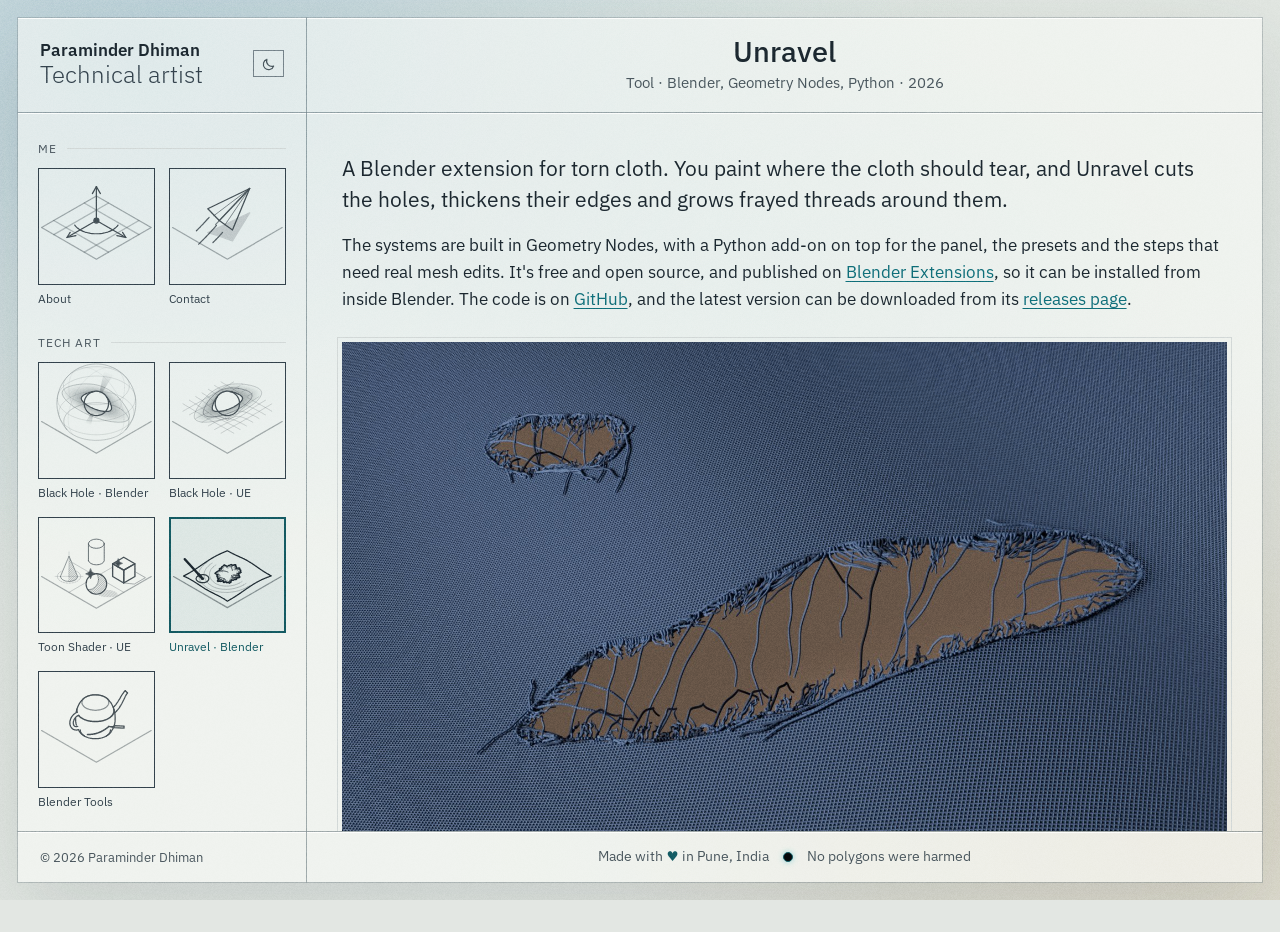
<file: unravel.html>
<!doctype html>
<html lang="en">
<head>
  <meta charset="utf-8">
  <meta name="viewport" content="width=device-width, initial-scale=1">
  <title>Unravel · Paraminder Dhiman</title>
  <meta name="description" content="A Blender extension that tears holes in cloth and grows frayed threads around them, built in Geometry Nodes with a Python add-on.">
  <!-- Link previews: the card shown when this page is shared -->
  <meta property="og:type" content="website">
  <meta property="og:site_name" content="Paraminder Dhiman">
  <meta property="og:title" content="Unravel · Paraminder Dhiman">
  <meta property="og:description" content="A Blender extension that tears holes in cloth and grows frayed threads around them, built in Geometry Nodes with a Python add-on.">
  <meta property="og:url" content="https://paraminder-dhiman.github.io/unravel.html">
  <meta property="og:image" content="https://paraminder-dhiman.github.io/images/og/unravel.jpg">
  <meta property="og:image:width" content="1200">
  <meta property="og:image:height" content="630">
  <meta property="og:image:alt" content="Unravel: the project&#x27;s tile render">
  <meta name="twitter:card" content="summary_large_image">
  <link rel="icon" href="favicon.svg" type="image/svg+xml">
  <meta name="color-scheme" content="dark light">
  <script>
    /* Light or dark, set before the page draws so it never flashes the wrong colours.
       A choice made with the switch wins; otherwise follow the device; otherwise dark. */
    (function () {
      var t = null;
      try { t = localStorage.getItem("theme"); } catch (e) {}
      if (t !== "light" && t !== "dark") t = window.matchMedia && matchMedia("(prefers-color-scheme: light)").matches ? "light" : "dark";
      document.documentElement.setAttribute("data-theme", t);
    })();
  </script>
  <link rel="stylesheet" href="css/site.css">
</head>
<body data-page="unravel">

<div class="sheet">

  <header class="masthead">
    <a href="index.html">
      <span class="name">Paraminder Dhiman</span>
      <span class="role">Technical artist</span>
    </a>
  </header>

  <div class="pagehead">
    <h1>Unravel</h1>
    <p class="meta">Tool · Blender, Geometry Nodes, Python · 2026</p>
  </div>

  <nav class="rail" aria-label="Pages">
    <ul class="tiles" id="tiles"></ul>
    <noscript><p><a href="index.html">About</a></p></noscript>
  </nav>

  <main>
    <div class="prose">
      <p class="lead">A Blender extension for torn cloth. You paint where the cloth should tear, and Unravel cuts the holes, thickens their edges and grows frayed threads around them.</p>
      <p>The systems are built in Geometry Nodes, with a Python add-on on top for the panel, the presets and the steps that need real mesh edits. It's free and open source, and published on <a href="https://extensions.blender.org/add-ons/unravel/" target="_blank" rel="noopener">Blender Extensions</a>, so it can be installed from inside Blender. The code is on <a href="https://github.com/paraminder-dhiman/unravel" target="_blank" rel="noopener">GitHub</a>, and the latest version can be downloaded from its <a href="https://github.com/paraminder-dhiman/unravel/releases" target="_blank" rel="noopener">releases page</a>.</p>
    </div>

    <figure>
      <img src="images/unravel/hero.jpg" width="1600" height="1000" alt="Close-up of torn denim with two ragged holes, frayed threads hanging across them.">
    </figure>

    <h2>How it fits together</h2>
    <figure class="diagram" role="img" aria-label="Diagram. A cloth mesh with UVs and a painted Tears group goes into five Geometry Nodes groups: Tears, Fray threads, Stray threads, drawn Strands and Thread Mesh. The result renders in Blender as it is, can be baked for cloth simulation and rigs, or applied as plain mesh or hair for export to FBX, glTF, Alembic and USD.">
      <svg viewBox="0 0 780 300" xmlns="http://www.w3.org/2000/svg">
        <!-- input -->
        <rect class="box" x="20" y="90" width="170" height="110"></rect>
        <text class="t-title" x="34" y="113">Cloth mesh</text>
        <text x="34" y="142">Painted Tears group</text>
        <text x="34" y="166">UVs for the weave</text>
        <text class="t-soft" x="34" y="188">Any material</text>

        <!-- node groups -->
        <rect class="box" x="240" y="24" width="250" height="252"></rect>
        <text class="t-title" x="254" y="49">Geometry Nodes</text>
        <text class="t-soft" x="368" y="49">five groups</text>

        <rect class="chip" x="254" y="66" width="222" height="32"></rect>
        <text x="365" y="87" text-anchor="middle">Tears · holes, edges, thickness</text>
        <rect class="chip" x="254" y="104" width="108" height="32"></rect>
        <text x="308" y="125" text-anchor="middle">Fray threads</text>
        <rect class="chip" x="368" y="104" width="108" height="32"></rect>
        <text x="422" y="125" text-anchor="middle">Stray threads</text>
        <rect class="chip" x="254" y="142" width="222" height="32"></rect>
        <text x="365" y="163" text-anchor="middle">Strands · drawn by hand</text>
        <rect class="chip" x="254" y="180" width="222" height="32"></rect>
        <text x="365" y="201" text-anchor="middle">Thread Mesh · tubes for export</text>
        <text class="t-soft" x="365" y="246" text-anchor="middle">Python panel · presets · seeds · help</text>

        <!-- outputs -->
        <rect class="box" x="560" y="40" width="200" height="56"></rect>
        <text class="t-title" x="574" y="63">Render</text>
        <text class="t-soft" x="574" y="83">Live in Blender, fully editable</text>

        <rect class="box" x="560" y="122" width="200" height="56"></rect>
        <text class="t-title" x="574" y="145">Bake Tears</text>
        <text class="t-soft" x="574" y="165">Cloth simulation · rigs</text>

        <rect class="box" x="560" y="204" width="200" height="56"></rect>
        <text class="t-title" x="574" y="227">Apply Unravel</text>
        <text class="t-soft" x="574" y="247">FBX · glTF · Alembic · USD</text>

        <!-- wires -->
        <path class="wire" d="M190 145 H233 M490 150 H520 M520 68 V232 M520 68 H553 M520 150 H553 M520 232 H553"></path>
        <path class="head" d="M240 145 l-7 -3.5 v7 z M560 68 l-7 -3.5 v7 z M560 150 l-7 -3.5 v7 z M560 232 l-7 -3.5 v7 z"></path>
      </svg>
    </figure>
    <p class="caption">Everything stays live until you choose to bake or apply, and both can be undone.</p>

    <h2>Presets</h2>
    <div class="prose">
      <p>Eight presets set the tears and both thread layers to read like a type of cloth, from coarse burlap to fine silk. I tuned them by eye against renders, aiming for something believable rather than dramatic. Presets only change the look, so your painted tears are never touched.</p>
    </div>
    <figure>
      <img src="images/unravel/presets.jpg" width="1600" height="627" alt="Eight renders of the same tear, one per preset: Burlap, Canvas, Denim, Tweed, Linen, Cotton, Silk and Gauze." loading="lazy">
    </figure>

    <h2>Simulation and export</h2>
    <div class="prose">
      <p>Live tears are a modifier on top of the cloth, so a cloth simulation would never see the holes. Bake Tears cuts the holes into the mesh itself, so the simulation moves the torn cloth properly. The thickness, threads and strands stay live and follow the moving cloth, because they're worked out at the cloth's rest shape and then carried onto the deformed surface.</p>
    </div>
    <figure>
      <img src="images/unravel/simulation.jpg" width="1600" height="507" alt="The same cloth twice: flat at frame 1 with its tears baked, then falling at frame 16 with the tears opening." loading="lazy">
    </figure>
    <div class="prose">
      <p>Apply Unravel turns everything into plain objects for export. Threads become either hair curves, for Blender, Alembic and USD, or a light tube mesh for FBX, glTF and game engines. On rigged cloth, the thread mesh is given the cloth's bone weights so it bends with the rig. The original setup is kept in a hidden backup, and Restore brings it all back.</p>
    </div>
    <figure>
      <img src="images/unravel/apply-mesh.jpg" width="1600" height="1056" alt="Threads applied as a mesh, shown in orange on grey cloth: 17,924 thread faces with 4 sides and detail 0.6." loading="lazy">
    </figure>

    <h2>Technical breakdown</h2>
    <p class="pull">All the geometry is built in Geometry Nodes, so it stays live and open to inspect. Python only does what nodes can't.</p>
    <p class="sub-text">Python handles the panel, the presets, and the real mesh edits behind Bake and Apply. Keeping the logic in nodes means an artist can follow or tweak it without reading code.</p>

    <h3 class="sub">Painting the tear</h3>
    <p class="sub-text">A tear is a vertex group you weight-paint, because every artist already knows how, and the paint keeps working if the mesh changes. Each face gets a score from its paint plus noise, and faces above a threshold are cut. New open edges are found by comparing against the cloth's original border, so the outer edge of the cloth is never mistaken for a tear.</p>
    <figure class="diagram" role="img" aria-label="Diagram of the tear pipeline: the painted weights and noise give each face a score, faces above the threshold are cut, the new open edges are found, their outline is smoothed, and the lip and walls are built from the distance to those edges.">
      <svg viewBox="0 0 780 90" xmlns="http://www.w3.org/2000/svg">
        <rect class="chip" x="20" y="28" width="80" height="34"></rect>
        <text x="60" y="50" text-anchor="middle">Paint</text>
        <rect class="chip" x="109" y="28" width="150" height="34"></rect>
        <text x="184" y="50" text-anchor="middle">Score · paint + noise</text>
        <rect class="chip" x="268" y="28" width="100" height="34"></rect>
        <text x="318" y="50" text-anchor="middle">Cut faces</text>
        <rect class="chip" x="378" y="28" width="128" height="34"></rect>
        <text x="442" y="50" text-anchor="middle">Find hole edges</text>
        <rect class="chip" x="515" y="28" width="124" height="34"></rect>
        <text x="577" y="50" text-anchor="middle">Smooth outline</text>
        <rect class="chip" x="648" y="28" width="112" height="34"></rect>
        <text x="704" y="50" text-anchor="middle">Lip and walls</text>
        <path class="wire" d="M100 45 H102 M259 45 H261 M368 45 H371 M506 45 H508 M639 45 H641"></path>
        <path class="head" d="M109 45 l-7 -3.5 v7 z M268 45 l-7 -3.5 v7 z M378 45 l-7 -3.5 v7 z M515 45 l-7 -3.5 v7 z M648 45 l-7 -3.5 v7 z"></path>
      </svg>
    </figure>
    <p class="caption">The tear pipeline, from paint to a solid torn edge.</p>

    <div class="feature">
      <div class="feature-text">
        <h3>Lip and walls</h3>
        <p>The lip comes from the distance to the hole edges. A smooth falloff over Lip Width pushes the surface out along its normal, and walls join it to a back layer, so the torn edge reads as solid cloth rather than a paper-thin cut.</p>
      </div>
      <figure>
        <a href="images/unravel/tears-graph.png" target="_blank" rel="noopener"><img src="images/unravel/tears-graph.jpg" width="1600" height="625" alt="A section of the Tears node group in Blender's Geometry Nodes editor." loading="lazy"></a>
        <figcaption>Part of the Tears group: the switch between live and baked holes, the rest position block that keeps the lip steady on moving cloth, and the falloff that pushes the lip out along the normal. Click for full size.</figcaption>
      </figure>
    </div>

    <h3 class="sub">Threads</h3>
    <div class="notes three">
      <div>
        <h3>Threads follow the weave</h3>
        <p>Roots are spaced along the hole outlines. Each thread then takes its direction from the UVs, along the warp or the weft, whichever runs across the tear, which is how real cloth unravels. That's why Unravel asks for UVs.</p>
      </div>
      <div>
        <h3>One system, used twice</h3>
        <p>Fray and strays are the same node group on two modifiers with different settings, so there's one system to maintain and every fix lands in both. Clumping pulls threads towards a few random guide threads, curl is a helix around each thread, frizz is noise, and droop grows towards the tip.</p>
      </div>
      <div>
        <h3>Bridges</h3>
        <p>A share of the threads look across the hole with a raycast. If the far edge is close enough, the thread spans the gap and sags in the middle, the way threads hang across a real tear.</p>
      </div>
      <div>
        <h3>Surface contact</h3>
        <p>Threads that would sink into the cloth are lifted back onto its surface, but only within a set depth, so threads hanging behind the cloth on purpose are left alone.</p>
      </div>
      <div>
        <h3>Drawn strands</h3>
        <p>A curve you draw on the cloth becomes a twisted bundle of fibres. It remembers its spot on the rest shape and its height above the surface, so it follows the cloth when it moves.</p>
      </div>
    </div>

    <h3 class="sub">On moving cloth</h3>
    <p class="sub-text">Threads grown on a deforming surface flicker, because their roots move from frame to frame. Roots and the lip are worked out once on the cloth's rest shape, then carried onto the moving surface. The thread count stays steady and the roots stay within half a millimetre of the cloth.</p>
    <figure class="diagram" role="img" aria-label="Diagram. On the cloth's flat rest shape, thread roots sit at fixed spots. On the moving cloth, each root is placed at the same spot of the deformed surface, so the roots move with the cloth instead of being worked out again every frame.">
      <svg viewBox="0 0 780 190" xmlns="http://www.w3.org/2000/svg">
        <rect class="box" x="20" y="20" width="300" height="150"></rect>
        <text class="t-title" x="34" y="43">Rest shape</text>
        <text class="t-soft" x="34" y="62">Roots and lip worked out here, once</text>
        <path class="wire" d="M44 120 H296"></path>
        <circle class="head" cx="90" cy="120" r="4"></circle>
        <circle class="head" cx="150" cy="120" r="4"></circle>
        <circle class="head" cx="210" cy="120" r="4"></circle>
        <circle class="head" cx="260" cy="120" r="4"></circle>

        <path class="wire" d="M320 95 H453"></path>
        <path class="head" d="M460 95 l-7 -3.5 v7 z"></path>
        <text class="t-soft" x="390" y="84" text-anchor="middle">same spot on the cloth</text>

        <rect class="box" x="460" y="20" width="300" height="150"></rect>
        <text class="t-title" x="474" y="43">Moving cloth</text>
        <text class="t-soft" x="474" y="62">Carried onto the surface every frame</text>
        <path class="wire" d="M484 132.7 L490 135.4 L496 137.9 L502 139.9 L508 141.6 L514 142.9 L520 143.7 L526 144.0 L532 143.9 L538 143.2 L544 142.2 L550 140.7 L556 138.8 L562 136.5 L568 133.9 L574 131.0 L580 127.8 L586 124.5 L592 121.1 L598 117.6 L604 114.1 L610 110.7 L616 107.4 L622 104.3 L628 101.5 L634 98.9 L640 96.7 L646 94.9 L652 93.5 L658 92.6 L664 92.1 L670 92.0 L676 92.5 L682 93.4 L688 94.8 L694 96.5 L700 98.7 L706 101.2 L712 104.0 L718 107.1 L724 110.4 L730 113.8 L736 117.3"></path>
        <circle class="head" cx="530" cy="144.0" r="4"></circle>
        <circle class="head" cx="590" cy="122.2" r="4"></circle>
        <circle class="head" cx="650" cy="93.9" r="4"></circle>
        <circle class="head" cx="700" cy="98.7" r="4"></circle>
      </svg>
    </figure>

    <div class="notes">
      <div>
        <h3>Baking only the holes</h3>
        <p>A cloth simulation can't see holes made by a modifier, but baking everything made the thickness drift up to 40 mm from the cloth as it moved. So Bake Tears cuts only the holes into the mesh and records which edges were hole edges. The thickness is rebuilt live from that record on top of the simulation.</p>
      </div>
      <div>
        <h3>Scale</h3>
        <p>Thread sizes only look right at real size, and not every scene is in metres. Each node group shrinks the cloth to real units at the start and grows the result back at the end, with thread radius scaled separately, since moving curves doesn't change their thickness. The value is set from the scene's unit scale automatically.</p>
      </div>
    </div>

    <h3 class="sub">Export</h3>
    <p class="sub-text">Apply swaps the cloth's own mesh for the result instead of making new objects, so names, parenting and rig links stay intact for export. For engines that can't read hair, a small node group turns the threads into tubes with UVs and a choice of sides and points. Thread tubes get the cloth's bone weights through a data transfer from the nearest face. The originals go into a hidden backup collection, which is what makes Restore possible.</p>

    <div class="notes three">
      <div>
        <h3>Performance</h3>
        <p>Viewport Density hides a share of the threads while you work, and renders always show them all. Detail only subdivides the cloth when you ask for finer edges.</p>
      </div>
      <div>
        <h3>Black spots</h3>
        <p>Some presets showed dark spots along the tear edges in renders. I traced them to z-fighting between two surfaces at the outer rim of the lip and fixed it with a small offset.</p>
      </div>
      <div>
        <h3>Version stamps</h3>
        <p>Each node group carries a version stamp. If a file was made with an older Unravel, the panel offers to update its node groups while keeping every setting and the paint.</p>
      </div>
    </div>

    <h2>The panel</h2>
    <div class="side-shot">
      <div>
        <div class="prose"><p>Everything lives in one tab in the sidebar. Every setting has a tooltip, every seed has a button for a quick new variation, and the help button opens a short guide.</p></div>
        <ol class="tour">
          <li><b>Presets</b>Eight cloth looks, from burlap to gauze, as a starting point.</li>
          <li><b>Scale</b>Set from the scene's unit scale automatically, so threads look right at any size.</li>
          <li><b>Apply Unravel</b>Swaps the cloth's own mesh for the result, keeping names, parenting and rig links.</li>
          <li><b>Paint Tears</b>Switches straight to weight painting on the right group. Done Painting switches back.</li>
          <li><b>Tear settings</b>Hole size, edge noise and smoothing, detail, and the lip's thickness and width.</li>
          <li><b>Bake Tears</b>Cuts only the holes into the mesh, ready for a cloth simulation.</li>
        </ol>
        <div class="prose"><p>All the actions are also in the Object menu and in search, and the Make Unravel step is in the right-click menu.</p></div>
      </div>
      <figure class="panel-shot wide"><img src="images/unravel/panel.png" width="246" height="388" alt="The Unravel sidebar tab, showing Presets, Scale, Apply Unravel and the Tears settings with Paint Tears and Bake Tears."></figure>
    </div>
  </main>

  <div class="foot-place">© 2026 Paraminder Dhiman</div>

  <footer class="foot-note">
    <span class="egg-side">Made with <span class="heart">♥</span> in Pune, India</span>
    <button class="egg-dot" type="button" aria-label="A very small black hole"></button>
    <span class="egg-side">No polygons were harmed</span>
  </footer>

</div>

<script src="js/projects.js"></script>
<script src="js/site.js"></script>
</body>
</html>
</file>
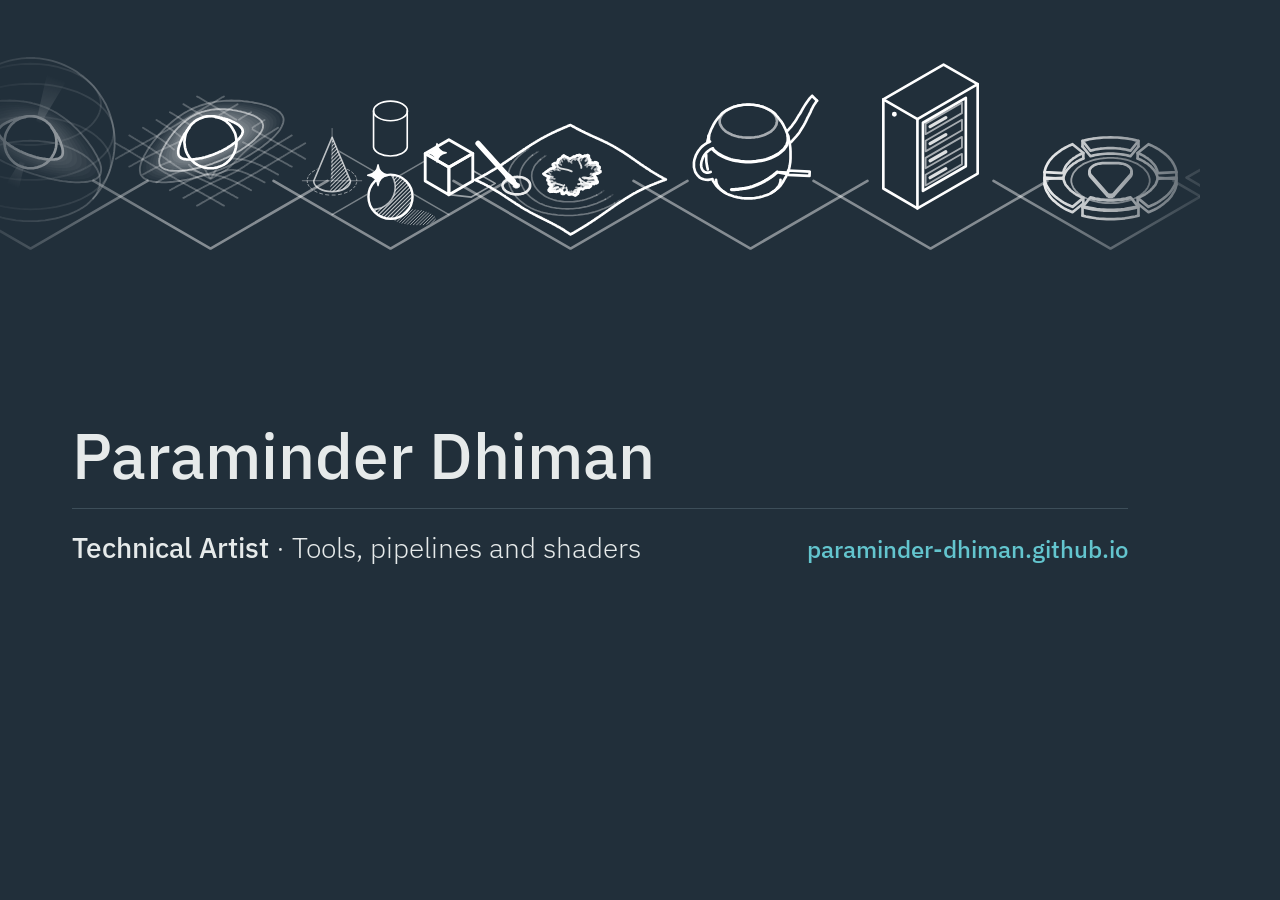
<file: tools/link-preview.html>
<!doctype html>
<html lang="en">
<head>
<meta charset="utf-8">
<meta name="robots" content="noindex">
<title>Link preview · card maker</title>
<!--
  Builds the 1200 × 630 card shown when a page of the site is shared on LinkedIn, WhatsApp, Discord or Slack.

  A project card shows the project's tile render (tiles/<id>.webp) beside its title and meta line,
  read from js/projects.js. The site card, used by the About and Contact pages, shows the tiles' line art.

  How to make a card
    1. In the portfolio folder run:  python -m http.server 8000
    2. Open http://localhost:8000/tools/link-preview.html?id=<project id> in Chrome,
       for example ?id=black-hole-studio, or ?id=site for the site card
    3. Right-click the card > Inspect, then click the <div class="card"> line in the Elements panel
    4. Press Ctrl+Shift+P, type "node screenshot" and choose Capture node screenshot
    5. Save the PNG as a JPEG (quality 9 in Photoshop) at images/og/<project id>.jpg
    6. For a new project page, copy the "Link previews" lines from the head of another project page
       and change the title, description, URL and image name
-->
<style>
  @font-face { font-family: "IBM Plex Sans"; font-weight: 300; src: url("../fonts/ibm-plex-sans-latin-300-normal.woff2") format("woff2"); }
  @font-face { font-family: "IBM Plex Sans"; font-weight: 500; src: url("../fonts/ibm-plex-sans-latin-500-normal.woff2") format("woff2"); }
  body { margin: 0; background: #212f3a; }
  .card { position: relative; width: 1200px; height: 630px; overflow: hidden; background: #212f3a;
          font-family: "IBM Plex Sans", sans-serif; color: #e6eaea; }
  .who { font-size: 20px; letter-spacing: 0.12em; text-transform: uppercase; color: #a9b4b6; }
  .url { font-size: 24px; color: #63c5ce; }
  /* project card */
  .render { position: absolute; left: -10px; top: 15px; width: 600px; height: 600px; }
  .text { position: absolute; left: 600px; right: 64px; top: 0; bottom: 0; display: flex; flex-direction: column; justify-content: center; }
  .title { margin-top: 22px; font-size: 60px; font-weight: 500; line-height: 1.1; }
  .title.long { font-size: 50px; }
  .meta { margin-top: 16px; font-size: 24px; font-weight: 300; line-height: 1.4; color: #c9d0cf; }
  .text .url { margin-top: 44px; padding-top: 20px; border-top: 1px solid #3d4e59; }
  /* site card */
  .strip { position: absolute; left: -60px; right: -60px; top: 56px; display: flex; justify-content: space-between;
           -webkit-mask-image: linear-gradient(90deg, transparent 0, #000 18%, #000 82%, transparent 100%);
           mask-image: linear-gradient(90deg, transparent 0, #000 18%, #000 82%, transparent 100%); }
  .strip div { width: 180px; height: 250px; display: flex; justify-content: center; }
  .strip img { flex: none; width: 245px; height: 245px; }
  .name { position: absolute; left: 72px; right: 72px; bottom: 64px; }
  .name h1 { margin: 0; font-size: 64px; font-weight: 500; line-height: 1.1; }
  .name .row { display: flex; justify-content: space-between; align-items: baseline; margin-top: 18px; padding-top: 20px; border-top: 1px solid #3d4e59; }
  .name .role { font-size: 28px; font-weight: 300; }
  .name .role b { font-weight: 500; }
</style>
</head>
<body>
<div class="card" id="card"></div>
<script src="../js/projects.js"></script>
<script>
  var id = (location.search.match(/id=([\w-]+)/) || [])[1] || "site";
  var card = document.getElementById("card");
  var live = PROJECTS.filter(function (p) { return p.status === "live"; });
  var project = live.filter(function (p) { return p.id === id; })[0];
  function tileImage(file) { return file.replace(/\.\w+$/, ".webp"); }
  function tileLine(file) { return file.replace(/\.\w+$/, ".svg"); }
  // The line art files are a neutral grey · the card draws them in white, as the dark theme does.
  function whiteLines() {
    Array.prototype.forEach.call(card.querySelectorAll(".strip img"), function (img) {
      fetch(img.src).then(function (r) { return r.text(); }).then(function (text) {
        img.src = "data:image/svg+xml," + encodeURIComponent(text.replace(/#808d92/g, "#fff"));
      });
    });
  }

  if (project) {
    card.innerHTML =
      '<img class="render" src="../tiles/' + tileImage(project.image || project.id + ".jpg") + '" alt="">' +
      '<div class="text"><div class="who">Paraminder Dhiman · Technical Artist</div>' +
      '<div class="title' + (project.title.length >= 20 ? " long" : "") + '">' + project.title + '</div>' +
      '<div class="meta">' + project.meta + '</div>' +
      '<div class="url">paraminder-dhiman.github.io</div></div>';
  } else {
    // The site card: every project's line art, in the rail's order, above the name.
    var order = live.slice().sort(function (a, b) {
      return GROUP_ORDER.indexOf(a.group) - GROUP_ORDER.indexOf(b.group) ||
        (a.pin || Infinity) - (b.pin || Infinity) || b.scale - a.scale || b.year - a.year;
    });
    card.innerHTML =
      '<div class="strip">' + order.map(function (p) {
        return '<div><img src="../tiles/' + tileLine(p.line || p.id + ".svg") + '" alt=""></div>';
      }).join("") + '</div>' +
      '<div class="name"><h1>Paraminder Dhiman</h1><div class="row">' +
      '<div class="role"><b>Technical Artist</b> · Tools, pipelines and shaders</div>' +
      '<div class="url">paraminder-dhiman.github.io</div></div></div>';
    whiteLines();
  }
</script>
</body>
</html>
</file>
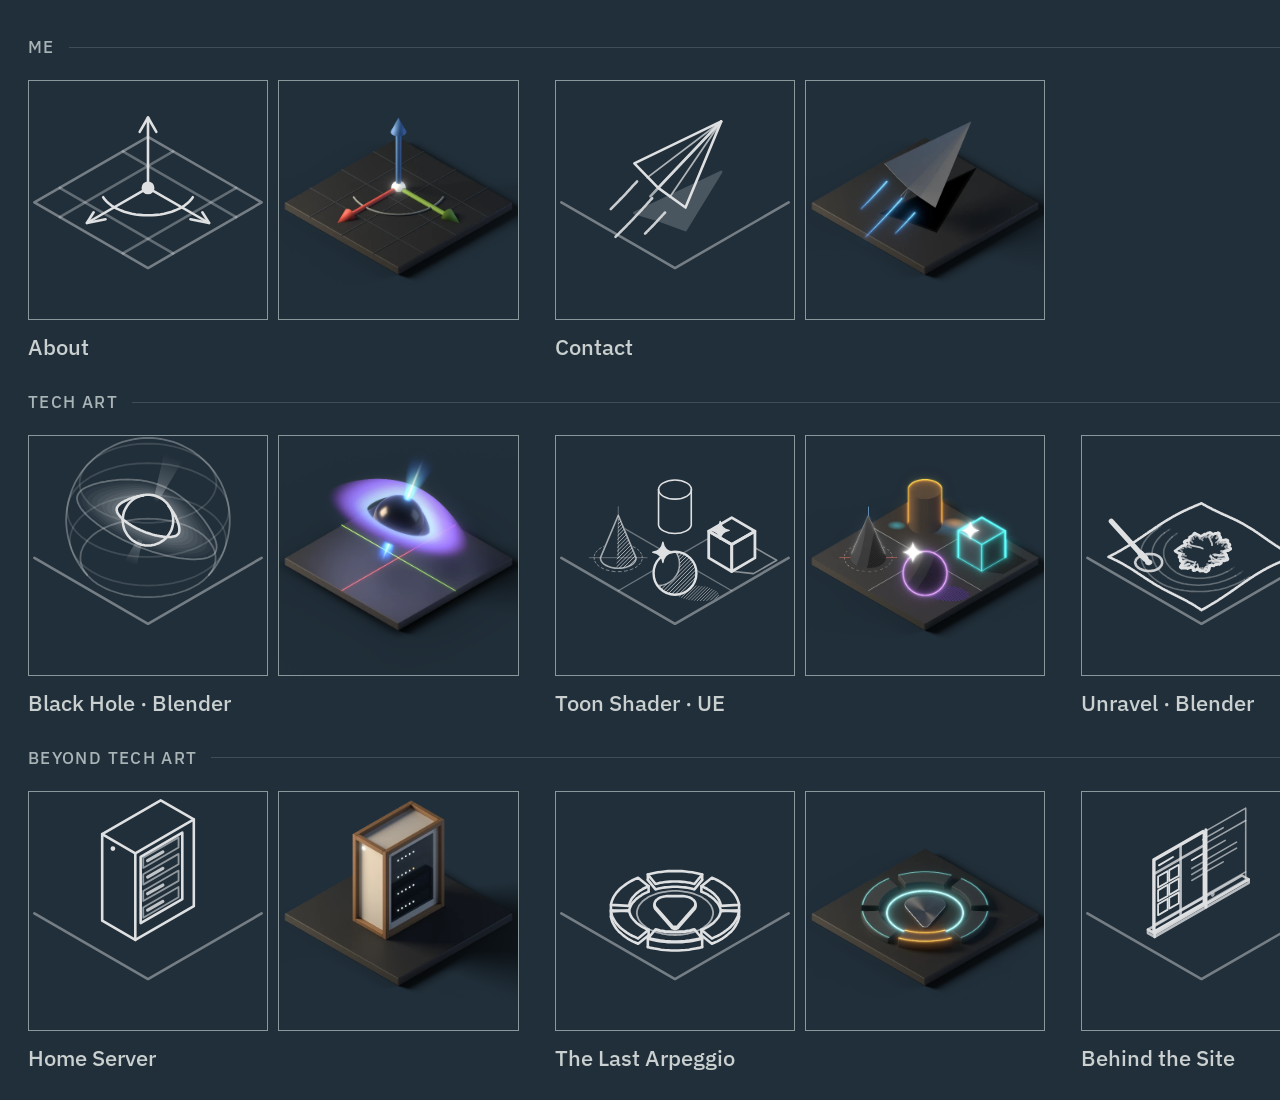
<file: tools/tile-grid.html>
<!doctype html>
<html lang="en">
<head>
<meta charset="utf-8">
<meta name="robots" content="noindex">
<title>Tile grid · Behind the site image</title>
<!--
  Builds the "tiles as line art and render" image used on the Behind the Site page.

  It shows the tiles listed in SHOW below, in the rail's groups. Each tile shows its line art
  (tiles/<id>.svg, coloured like the site does in each theme) beside its render (tiles/<id>.webp).
  Add ?theme=light to the address for the light version.

  How to make the image
    1. In the portfolio folder run:  python -m http.server 8000
    2. Open http://localhost:8000/tools/tile-grid.html in Chrome
       (and http://localhost:8000/tools/tile-grid.html?theme=light for the light one)
    3. Right-click the grid > Inspect, then click the <div class="grid"> line in the Elements panel
    4. Press Ctrl+Shift+P, type "node screenshot" and choose Capture node screenshot
    5. Chrome saves a PNG. Open it in Photoshop, set Image > Image Size to 1600 pixels wide,
       and save it as images/behind-the-site/tiles-grid-dark.jpg, or tiles-grid-light.jpg
       for the light one (JPEG quality 10)
    6. If the height changed, update the height="" on the image in behind-the-site.html,
       and the alt text if the tiles changed
-->
<style>
  @font-face { font-family: "IBM Plex Sans"; font-weight: 500; src: url("../fonts/ibm-plex-sans-latin-500-normal.woff2") format("woff2"); }
  /* the site's colours for each theme */
  :root { --ground: #212f3a; --text: #c9d0cf; --muted: #a9b4b6; --hair: #3d4e59; --rule: #8a979b; }
  :root.light { --ground: #eef0ec; --text: #34434d; --muted: #4a575e; --hair: #d3d9d8; --rule: #76838a; }
  body { margin: 0; background: var(--ground); font: 500 22px "IBM Plex Sans", sans-serif; color: var(--text); }
  .grid { display: grid; grid-template-columns: repeat(3, 1fr); gap: 22px 36px; padding: 28px; width: 1544px; background: var(--ground); }
  .group { grid-column: 1 / -1; display: flex; align-items: center; gap: 14px; margin-top: 8px;
           font-size: 17px; letter-spacing: 0.08em; text-transform: uppercase; color: var(--muted); }
  .group::after { content: ""; flex: 1; border-top: 1.5px solid var(--hair); }
  .pair { display: grid; grid-template-columns: 1fr 1fr; gap: 10px; }
  .tile { aspect-ratio: 1; border: 1.5px solid var(--rule); }
  .tile img { display: block; width: 100%; height: 100%; object-fit: cover; }
  .tile.line img { opacity: 0.85; }
  .pair p { grid-column: 1 / 3; margin: 2px 0 0; }
</style>
</head>
<body>
<div class="grid" id="grid"></div>
<script src="../js/projects.js"></script>
<script>
  // The tiles to show, by group · three a row at most, so the picture stays the same shape.
  var SHOW = [
    ["Me", [{ id: "about", tile: "About" }, { id: "contact", tile: "Contact" }]],
    ["tech-art", ["black-hole-studio", "stylized-toon-shader", "unravel"]],
    ["beyond", ["home-server", "last-arpeggio", "behind-the-site"]],
  ];

  var THEME = /theme=light/.test(location.search) ? "light" : "dark";
  if (THEME === "light") document.documentElement.className = "light";
  var LINE = THEME === "light" ? "#1c2830" : "#fff";        // the site's --line-art in each theme

  function project(id) { return PROJECTS.filter(function (p) { return p.id === id; })[0]; }
  function tileImage(file) { return file.replace(/(-dark|-light)?\.\w+$/, ".webp"); }
  function tileLine(file) { return file.replace(/(-dark|-light)?\.\w+$/, ".svg"); }

  var grid = document.getElementById("grid");
  SHOW.forEach(function (group) {
    var head = document.createElement("div");
    head.className = "group";
    head.textContent = GROUP_NAMES[group[0]] || group[0];
    grid.appendChild(head);
    group[1].forEach(function (item) {
      var p = typeof item === "string" ? project(item) : item;
      var pair = document.createElement("div");
      pair.className = "pair";
      pair.innerHTML =
        '<div class="tile line"><img data-line src="../tiles/' + tileLine(p.line || p.id + ".svg") + '" alt=""></div>' +
        '<div class="tile"><img src="../tiles/' + tileImage(p.image || p.id + ".jpg") + '" alt=""></div>' +
        "<p>" + p.tile + "</p>";
      grid.appendChild(pair);
    });
  });

  // The line art files are a neutral grey · draw them in the theme's line colour, as the site does.
  Array.prototype.forEach.call(document.querySelectorAll("img[data-line]"), function (img) {
    fetch(img.src).then(function (r) { return r.text(); }).then(function (text) {
      img.src = "data:image/svg+xml," + encodeURIComponent(text.replace(/#808d92/g, LINE));
    });
  });
</script>
</body>
</html>
</file>
<file: css/site.css>
/* Paraminder Dhiman · portfolio
   One stylesheet for every page. Colours and sizes live in :root. */

@font-face { font-family: "IBM Plex Sans"; font-weight: 300; font-display: swap; src: url("../fonts/ibm-plex-sans-latin-300-normal.woff2") format("woff2"); }
@font-face { font-family: "IBM Plex Sans"; font-weight: 400; font-display: swap; src: url("../fonts/ibm-plex-sans-latin-400-normal.woff2") format("woff2"); }
@font-face { font-family: "IBM Plex Sans"; font-weight: 500; font-display: swap; src: url("../fonts/ibm-plex-sans-latin-500-normal.woff2") format("woff2"); }
@font-face { font-family: "IBM Plex Sans"; font-weight: 600; font-display: swap; src: url("../fonts/ibm-plex-sans-latin-600-normal.woff2") format("woff2"); }

:root {
  --ground: #212f3a;      /* page background */
  --rule: #8a979b;        /* frame lines */
  --hair: #3d4e59;        /* quiet dividers inside the content */
  --text: #e2e5e1;
  --soft: #c9d0cf;        /* tiles and the role line */
  --muted: #a9b4b6;       /* captions and secondary text */
  --accent: #63c5ce;
  --accent-hi: #9be0e6;
  --link: #63c5ce;        /* links in text */
  --link-hi: #9be0e6;     /* a link under the cursor */
  --rail: clamp(320px, 24vw, 460px);   /* width of the tile column · grows with the window, from 320 to 460 */
  --column: 1200px;       /* widest the text column gets */
  --side: clamp(28px, 3vw, 48px);      /* space on each side of the text column */
  --edge: 20px;           /* space between the frame and the window */
  --tint: rgba(99, 197, 206, 0.08);        /* the accent as a faint wash, behind tags and the current tile */
  --tint-line: rgba(99, 197, 206, 0.35);   /* the accent as a soft border */
  --line-art: #fff;                        /* the tiles' line art */
  --video-bg: #10181e;                     /* behind a video before it loads */
  --play-bg: rgba(33, 47, 58, 0.82);       /* the play button over a video poster */
  --name-shadow: rgba(0, 0, 0, 0.7);       /* behind tile names that sit on a render */

  /* Glass · the page is a dark slate with soft slate-blue glows, and every panel of the frame is
     frosted glass over it. --ground stays as the solid colour a panel reads as, for the few things
     that need a solid colour and for browsers without glass. */
  --base: #182229;                         /* the page under the glass */
  --glass: rgba(33, 47, 58, 0.48);         /* a panel */
  --glass-hi: rgba(255, 255, 255, 0.06);   /* the bright top edge of a panel */
  --glass-rule: rgba(160, 175, 182, 0.34); /* the frame lines between panels */
  --menu-glass: rgba(24, 34, 41, 0.84);    /* the phone header and menu · stronger, as content moves under them */
  --frame-shadow: rgba(0, 0, 0, 0.28);
  /* the glows · each fades out on an eased curve rather than a straight line, so there's no visible edge */
  --glows:
    radial-gradient(1000px 700px at 10% 6%, rgba(120, 150, 185, 0.22) 0%, rgba(120, 150, 185, 0.18) 18%, rgba(120, 150, 185, 0.136) 32%, rgba(120, 150, 185, 0.092) 46%, rgba(120, 150, 185, 0.055) 58%, rgba(120, 150, 185, 0.026) 68%, rgba(120, 150, 185, 0.009) 77%, rgba(120, 150, 185, 0.0) 85%),
    radial-gradient(900px 640px at 94% 92%, rgba(90, 110, 160, 0.2) 0%, rgba(90, 110, 160, 0.164) 18%, rgba(90, 110, 160, 0.124) 32%, rgba(90, 110, 160, 0.084) 46%, rgba(90, 110, 160, 0.05) 58%, rgba(90, 110, 160, 0.024) 68%, rgba(90, 110, 160, 0.008) 77%, rgba(90, 110, 160, 0.0) 85%),
    radial-gradient(600px 460px at 62% 34%, rgba(150, 165, 180, 0.1) 0%, rgba(150, 165, 180, 0.082) 18%, rgba(150, 165, 180, 0.062) 32%, rgba(150, 165, 180, 0.042) 46%, rgba(150, 165, 180, 0.025) 58%, rgba(150, 165, 180, 0.012) 68%, rgba(150, 165, 180, 0.004) 77%, rgba(150, 165, 180, 0.0) 85%);
  color-scheme: dark;
}

/* The light theme · the same roles in light colours, picked so text reads as easily as it does in dark.
   Switched by the button in the header, remembered by the browser, set on <html data-theme="..."> */
:root[data-theme="light"] {
  --ground: #eef0ec;
  --rule: #76838a;
  --hair: #d3d9d8;
  --text: #1c2830;
  --soft: #34434d;
  --muted: #4a575e;
  --accent: #145b63;
  --accent-hi: #0e434a;
  --link: #0f6f7a;        /* links in text */
  --link-hi: #0b5660;     /* a link under the cursor */
  --tint: rgba(20, 91, 99, 0.08);
  --tint-line: rgba(20, 91, 99, 0.35);
  --line-art: #1c2830;
  --video-bg: #dde2df;
  --play-bg: rgba(238, 240, 236, 0.88);
  --name-shadow: rgba(238, 240, 236, 0.9);
  /* frosted white, with a pale blue glow top left and a warm sand glow bottom right */
  --base: #e3e7e3;
  --glass: rgba(250, 251, 249, 0.58);
  --glass-hi: rgba(255, 255, 255, 0.85);
  --glass-rule: rgba(118, 131, 138, 0.38);
  --menu-glass: rgba(244, 246, 243, 0.86);
  --frame-shadow: rgba(40, 55, 65, 0.14);
  --glows:
    radial-gradient(1000px 700px at 10% 6%, rgba(140, 175, 195, 0.4) 0%, rgba(140, 175, 195, 0.328) 18%, rgba(140, 175, 195, 0.248) 32%, rgba(140, 175, 195, 0.168) 46%, rgba(140, 175, 195, 0.1) 58%, rgba(140, 175, 195, 0.048) 68%, rgba(140, 175, 195, 0.016) 77%, rgba(140, 175, 195, 0.0) 85%),
    radial-gradient(900px 640px at 94% 92%, rgba(205, 190, 165, 0.34) 0%, rgba(205, 190, 165, 0.279) 18%, rgba(205, 190, 165, 0.211) 32%, rgba(205, 190, 165, 0.143) 46%, rgba(205, 190, 165, 0.085) 58%, rgba(205, 190, 165, 0.041) 68%, rgba(205, 190, 165, 0.014) 77%, rgba(205, 190, 165, 0.0) 85%),
    radial-gradient(600px 460px at 62% 34%, rgba(160, 190, 200, 0.22) 0%, rgba(160, 190, 200, 0.18) 18%, rgba(160, 190, 200, 0.136) 32%, rgba(160, 190, 200, 0.092) 46%, rgba(160, 190, 200, 0.055) 58%, rgba(160, 190, 200, 0.026) 68%, rgba(160, 190, 200, 0.009) 77%, rgba(160, 190, 200, 0.0) 85%);
  color-scheme: light;
}

/* Changing theme: the browser crossfades the whole page from the old colours to the new ones in one
   piece (a view transition, started in js/site.js), so the frame and the content change together. */
::view-transition-old(root),
::view-transition-new(root) { animation-duration: 0.4s; animation-timing-function: ease; }

/* Going from page to page: the same crossfade, so a new page fades in rather than cutting. */
@view-transition { navigation: auto; }
@media (prefers-reduced-motion: reduce) { @view-transition { navigation: none; } }

* { box-sizing: border-box; }

html { background: var(--base); }

body {
  margin: 0;
  background: transparent;
  color: var(--text);
  font: 400 19px/1.6 "IBM Plex Sans", system-ui, sans-serif;
  -webkit-text-size-adjust: 100%;
}

/* The glows, fixed behind everything, so they stay put while the page scrolls. The saturation is the
   lift the panels' glass used to add with a blur. That blur was re-run over only the part of the page
   that changed (a hover, a browser popup closing), which left faint seams; this layer never changes. */
body::after {
  content: "";
  position: fixed;
  inset: 0;
  z-index: -1;
  pointer-events: none;
  background: var(--glows), var(--base);
  filter: saturate(135%);
}

/* Grain · a fine noise over the whole page. It breaks up the banding a soft gradient gets on
   most screens and gives the glass a little texture. images/grain.png is a 256px tile. */
body::before {
  content: "";
  position: fixed;
  inset: 0;
  z-index: 9999;
  pointer-events: none;
  background: url("../images/grain.png");
  mix-blend-mode: overlay;
}

/* Text wrapping · headings split into lines of even length, and paragraphs avoid a lone last word. */
h1, h2, h3, .pull { text-wrap: balance; }
p, li, figcaption, .caption { text-wrap: pretty; }

::selection { background: var(--accent); color: var(--ground); }

a { color: var(--link); text-underline-offset: 3px; }
a:hover { color: var(--link-hi); }
a:focus-visible { outline: 2px solid var(--accent); outline-offset: 3px; }

/* ---------- The frame ----------
   A grid of glass panels. The 1px gaps between them carry each panel's edge line, which makes the frame. */

.sheet {
  margin: var(--edge);
  min-height: calc(100vh - 2 * var(--edge));
  min-height: calc(100dvh - 2 * var(--edge));
  display: grid;
  grid-template-columns: var(--rail) minmax(0, 1fr);
  grid-template-rows: auto 1fr auto;
  gap: 1px;
  box-shadow: 0 30px 80px var(--frame-shadow);
}

.sheet > * {
  min-width: 0;
  background: var(--glass);   /* see-through over the glows · no blur, as nothing moves behind the frame */
  /* the line is a 1px shadow rather than an outline: Chrome skips the outline of a panel
     with a scrollbar on that side, which lost the frame's right edge beside the content */
  box-shadow: inset 0 1px 0 var(--glass-hi), 0 0 0 1px var(--glass-rule);
}

/* No glass · a visitor who has asked for less transparency gets solid panels. */
@media (prefers-reduced-transparency: reduce) {
  body::after { display: none; }
  .sheet > * { background: var(--ground); }
}

/* ---------- Header ---------- */

.masthead { padding: 16px 22px 18px; display: flex; align-items: center; justify-content: space-between; gap: 12px; }

/* The light and dark switch: one small square button. It shows the sun in dark mode and the moon in
   light mode, the theme a click switches to, and the icon turns as it swaps. Built in js/site.js. */
.theme-toggle {
  position: relative;
  flex: none;
  width: 34px;
  height: 30px;
  padding: 0;
  border: 1px solid var(--rule);
  background: none;
  color: var(--muted);
  cursor: pointer;
}
.theme-toggle:hover { color: var(--accent); background: var(--tint); }
.theme-toggle:focus-visible { outline: 2px solid var(--accent); outline-offset: 2px; }
.theme-toggle svg { position: absolute; left: 50%; top: 50%; margin: -8px 0 0 -8px; transition: opacity 0.3s ease, transform 0.4s ease; }
.theme-toggle .icon-moon { opacity: 0; transform: rotate(-90deg) scale(0.6); }
[data-theme="light"] .theme-toggle .icon-sun { opacity: 0; transform: rotate(90deg) scale(0.6); }
[data-theme="light"] .theme-toggle .icon-moon { opacity: 1; transform: none; }
.masthead a { display: block; color: var(--text); text-decoration: none; }
.masthead .name { display: block; font-size: 19px; font-weight: 600; line-height: 1.3; }
.masthead .role { display: block; font-size: 27px; font-weight: 300; line-height: 1.15; color: var(--soft); }
.masthead a:hover .name,
.masthead a:hover .role { color: var(--accent); }

.pagehead { padding: 16px var(--side) 18px; display: flex; flex-direction: column; justify-content: center; text-align: center; }
.pagehead h1 { margin: 0; font-size: 32px; font-weight: 500; line-height: 1.2; }
.pagehead .meta { margin: 2px 0 0; font-size: 16px; color: var(--muted); }

/* ---------- Tile rail ---------- */

.rail { padding: clamp(22px, 1.7vw, 28px); }

.tiles {
  list-style: none;
  margin: 0;
  padding: 0;
  display: grid;
  grid-template-columns: repeat(2, minmax(0, 1fr));
  gap: clamp(18px, 1.4vw, 24px) clamp(16px, 1.25vw, 22px);
}

.tile { display: block; color: var(--soft); text-decoration: none; }
.tile:hover, .tile:focus-visible, .tile.is-hovered { color: var(--accent); }

.tile-box {
  position: relative;
  display: block;
  aspect-ratio: 1 / 1;
  border: 1px solid currentColor;
  overflow: hidden;
}

/* Line art: white lines on a clear background, toned down a little until hovered. */
.tile-line {
  position: absolute;
  inset: 0;
  width: 100%;
  height: 100%;
  opacity: 0.8;
}
/* Inlined line art takes the theme's line colour, so switching themes doesn't have to reload it. */
svg.tile-line { stroke: var(--line-art); }
svg.tile-line [fill]:not([fill="none"]) { fill: var(--line-art); }

.tile:hover .tile-line,
.tile:focus-visible .tile-line,
.tile.is-hovered .tile-line,
.tile[aria-current] .tile-line { opacity: 1; }

/* Rendered image: hidden until hover, keyboard focus, or the tile's own page. */
.tile-img {
  position: absolute;
  inset: 0;
  width: 100%;
  height: 100%;
  object-fit: cover;
  opacity: 0;
  transition: opacity 0.18s ease;
}
/* With line drawing on hover, the render waits for the lines before fading in. */
.draws-on-hover:hover .tile-img { transition-delay: 0.45s; transition-duration: 0.3s; }

.tile:hover .tile-img,
.tile:focus-visible .tile-img,
.tile.is-hovered .tile-img,
.tile[aria-current] .tile-img { opacity: 1; }

.tile-name { display: block; margin-top: 7px; font-size: clamp(13px, 0.95vw, 15px); line-height: 1.3; }

.tile[aria-current] { color: var(--accent); }
.tile[aria-current] .tile-box { background: var(--tint); }

/* Optional · show the render only while hovering, also on the current page's tile.
   Switched on in js/site.js (RENDER_ON_HOVER_ONLY). Touch screens keep the current page's render,
   because they have no hover. */
@media (hover: hover) {
  .hover-only .tile[aria-current]:not(:hover):not(:focus-visible):not(.is-hovered) .tile-img { opacity: 0; }
}

/* With the switch on, the current page's tile gets a thicker border instead. */
.hover-only .tile[aria-current] .tile-box { border-width: 2px; }

/* Group headings in the rail: a small label with a line, spanning both columns. */
.rail-group {
  grid-column: 1 / -1;
  list-style: none;
  display: flex;
  align-items: center;
  gap: 10px;
  margin: 6px 0 -6px;
  font-size: 13px;
  letter-spacing: 0.08em;
  text-transform: uppercase;
  color: var(--muted);
}
.rail-group:not(:first-child) { margin-top: 10px; }
.rail-group::after { content: ""; flex: 1; border-top: 1px solid var(--hair); }

/* Hovering and leaving a tile (the effect is picked in js/site.js). */
.tile.is-leaving .tile-img { opacity: 1; transition: none; }
@media (hover: hover) { .hover-only .tile.is-leaving[aria-current] .tile-img { opacity: 1; } }

/* lines · the line art draws on top while the render fades underneath */
.leave-lines .tile.is-leaving .tile-line,
.leave-lines .tile.is-entering .tile-line { z-index: 1; opacity: 1; }
.leave-lines .tile.is-leaving .tile-img { animation: tile-fade 0.85s ease-in 0.05s forwards; }
@keyframes tile-fade { from { opacity: 1; } to { opacity: 0; } }

/* Light theme: the lines would be lost against a render, so while it shows they turn white.
   Hovering: they whiten as the render fades in. Leaving: they start white over the render and
   ease back to their own colour as it fades out, on the same timing as the fade. */
:root[data-theme="light"].leave-lines .tile.is-entering svg.tile-line { animation: lines-to-white 0.3s ease-out forwards; }
:root[data-theme="light"].leave-lines .tile.is-entering svg.tile-line [fill]:not([fill="none"]) { animation: dots-to-white 0.3s ease-out forwards; }
:root[data-theme="light"].leave-lines .tile.is-leaving svg.tile-line { animation: lines-from-white 0.85s ease-in 0.05s backwards; }
:root[data-theme="light"].leave-lines .tile.is-leaving svg.tile-line [fill]:not([fill="none"]) { animation: dots-from-white 0.85s ease-in 0.05s backwards; }
@keyframes lines-to-white { from { stroke: var(--line-art); } to { stroke: #fff; } }
@keyframes dots-to-white { from { fill: var(--line-art); } to { fill: #fff; } }
@keyframes lines-from-white { from { stroke: #fff; } to { stroke: var(--line-art); } }
@keyframes dots-from-white { from { fill: #fff; } to { fill: var(--line-art); } }

/* The phone menu's button and header only show on small screens (see the end of this file). */
.menu-button, .menu-head { display: none; }

/* Draft and planned projects only ever appear in a local preview. */
.tile.is-planned { opacity: 0.55; cursor: default; }
.tile.is-planned:hover { color: var(--soft); }
.tile.is-planned:hover .tile-line { opacity: 0.8; }
.tag { color: var(--muted); }

/* ---------- Content ---------- */

/* The content sits in one centred column: the side padding grows so the column is never wider than --column. */
main {
  padding-top: 40px;
  padding-bottom: 56px;
  padding-left: max(var(--side), calc((100% - var(--column)) / 2));
  padding-right: max(var(--side), calc((100% - var(--column)) / 2));
}

.prose { max-width: var(--column); }
.prose p { margin: 0 0 16px; }
.prose p:last-child { margin-bottom: 0; }
.lead { font-size: 23px; line-height: 1.5; }

h2 { margin: 48px 0 10px; font-size: 25px; font-weight: 500; line-height: 1.3; }

.work { list-style: none; margin: 0; padding: 0; max-width: var(--column); border-top: 1px solid var(--hair); }
.work li { border-bottom: 1px solid var(--hair); }
.work a, .work .row {
  display: flex;
  flex-wrap: wrap;
  justify-content: space-between;
  align-items: baseline;
  gap: 4px 24px;
  padding: 13px 0;
  text-decoration: none;
}
.work .w-title { font-size: 20px; text-decoration: underline; text-underline-offset: 3px; }
.work .w-meta { font-size: 16px; color: var(--muted); }
.work .row { color: var(--muted); }
.work .work-group {
  padding: 22px 0 8px;
  font-size: 13px;
  letter-spacing: 0.08em;
  text-transform: uppercase;
  color: var(--muted);
}
.work .work-group:first-child { padding-top: 12px; }

/* Tools used in a role: highlighted as small tags under the role line. */
/* Plain labels with no border, so they don't read as buttons. */
.tools { list-style: none; margin: 0 0 16px; padding: 0; display: flex; flex-wrap: wrap; align-items: center; gap: 6px; }
.tools::before {
  content: "Tools";
  content: "Tools" / "";                       /* the list already has a label for screen readers */
  margin-right: 6px;
  font-size: 12px;
  letter-spacing: 0.08em;
  text-transform: uppercase;
  color: var(--muted);
}
.tools li {
  padding: 1px 8px;
  font-size: 13.5px;
  line-height: 1.6;
  color: var(--muted);
  background: var(--tint);
}

/* The short contact line at the end of every page. */
.contact-note { margin: 64px 0 0; padding-top: 22px; border-top: 1px solid var(--hair); max-width: var(--column); color: var(--soft); }

/* The Contact page. */
.contact-actions { display: flex; flex-wrap: wrap; align-items: center; gap: 10px 16px; margin: 28px 0 0; }
.contact-button {
  display: inline-block;
  padding: 5px 14px;
  font-size: 16px;
  border: 1px solid var(--accent);
  color: var(--accent);
  text-decoration: none;
}
.contact-button:hover { background: var(--accent); color: var(--ground); }
.contact-address { color: var(--text); user-select: all; }
.contact-hint { font-size: 15px; color: var(--muted); }
.contact-actions + .contact-actions { margin-top: 14px; }
.entries.contact-list { margin-top: 36px; max-width: var(--column); }

.empty { color: var(--muted); }

/* Images, clips and captions on project pages. */
figure { margin: 28px 0; }
figure img, figure video { display: block; width: 100%; height: auto; }
figcaption { margin-top: 8px; font-size: 16px; color: var(--muted); }

/* Text beside a small screenshot, such as a tool's panel. Stacks on narrow screens. */
.split { display: grid; grid-template-columns: minmax(0, 1fr) max-content; gap: 40px; align-items: start; max-width: var(--column); }
.split figure { margin: 4px 0 0; }
.split figure img { width: 246px; }         /* half the screenshot's pixel width, so it stays sharp on high-density screens */
.split.wide figure img { width: 380px; }    /* for screenshots taken at the normal interface scale */
@media (max-width: 760px) { .split { grid-template-columns: 1fr; gap: 20px; } .split figure img { max-width: 100%; height: auto; } }

/* ---------- Studio work on the About page, and spec lists on project pages ---------- */

.section-meta { margin: -6px 0 0; font-size: 16px; color: var(--muted); }

.role-block { margin-top: 30px; }
.role-block h3 { margin: 0; font-size: 21px; font-weight: 600; line-height: 1.35; }
.role-block .meta { margin: 3px 0 10px; font-size: 16px; color: var(--muted); }

/* A two-column list: a short label on the left, the detail on the right. */
.entries { margin: 0; border-top: 1px solid var(--hair); }
.entries > div {
  display: grid;
  grid-template-columns: 200px minmax(0, 1fr);
  gap: 4px 28px;
  padding: 13px 0;
  border-bottom: 1px solid var(--hair);
}
.entries dt { font-weight: 500; }
.entries dd { margin: 0; color: var(--soft); }

/* A quiet line linking a project to its sibling on another engine. */
.prose .sibling { font-size: 16px; color: var(--muted); }

/* Two images side by side, stacking on phones. */
.figure-grid { display: grid; grid-template-columns: repeat(2, minmax(0, 1fr)); gap: 0 18px; margin: 28px 0; }
.figure-grid figure { margin: 0 0 14px; }
@media (max-width: 760px) { .figure-grid { grid-template-columns: minmax(0, 1fr); } }

/* ---------- Charts ----------
   Drawn as inline SVG from the same formulas as the project, coloured from the theme. */

.chart svg { display: block; width: 100%; height: auto; font-family: inherit; overflow: visible; }
.chart .grid { stroke: var(--hair); stroke-width: 1; }
.chart .axis { stroke: var(--rule); stroke-width: 1; }
.chart .mark { stroke: var(--rule); stroke-width: 1; stroke-dasharray: 3 4; }
.chart .band { fill: var(--tint); }
.chart .dot { fill: var(--accent); }
.chart .curve { fill: none; stroke: var(--accent); stroke-width: 2.2; stroke-linejoin: round; }
.chart .curve-2 { fill: none; stroke: var(--muted); stroke-width: 1.5; stroke-dasharray: 6 5; }
.chart .tick, .chart .note, .chart .key { fill: var(--muted); font-size: 12px; }
.chart .label { fill: var(--soft); font-size: 13px; }

/* ---------- Diagrams ---------- */

.diagram { margin: 20px 0 8px; overflow-x: auto; }
.diagram svg { display: block; width: 100%; min-width: 640px; height: auto; font-family: inherit; }
.diagram .box { fill: none; stroke: var(--rule); stroke-width: 1; }
.diagram .chip { fill: var(--tint); stroke: var(--hair); stroke-width: 1; }
.diagram .wire { fill: none; stroke: var(--muted); stroke-width: 1; }
.diagram .head { fill: var(--muted); }
.diagram text { fill: var(--text); font-size: 13px; }
.diagram .t-title { font-weight: 600; }
.diagram .t-soft { fill: var(--muted); font-size: 12px; }
.caption { margin: 0; font-size: 16px; color: var(--muted); }

/* ---------- Video ----------
   A poster with a play button. Clicking plays the video in place; from disk it opens YouTube. */

.video { margin: 28px 0 8px; }
.video-link, .video iframe {
  display: block;
  position: relative;
  width: 100%;
  aspect-ratio: 16 / 9;
  background: var(--video-bg);
  overflow: hidden;
}
.video-link img { position: absolute; inset: 0; width: 100%; height: 100%; object-fit: cover; }
.video-play {
  position: absolute;
  left: 50%;
  top: 50%;
  width: 64px;
  height: 64px;
  margin: -32px 0 0 -32px;
  display: flex;
  align-items: center;
  justify-content: center;
  border: 1px solid var(--text);
  background: var(--play-bg);
  color: var(--text);
}
.video-link:hover .video-play, .video-link:focus-visible .video-play { border-color: var(--accent); color: var(--accent); }

.visually-hidden {
  position: absolute;
  width: 1px;
  height: 1px;
  overflow: hidden;
  clip-path: inset(50%);
  white-space: nowrap;
}

/* ---------- Footer ---------- */

.foot-place { padding: 6px 22px; display: flex; align-items: center; font-size: 14px; color: var(--muted); }

/* The footer line, with a small black hole for a separator. Clicking it is in js/site.js. */
.foot-note { padding: 14px var(--side); display: flex; flex-wrap: wrap; align-items: center; justify-content: center; gap: 4px 14px; font-size: 15px; color: var(--muted); }
.foot-note .heart { color: var(--accent); }
.foot-note { position: relative; isolation: isolate; }   /* the letters, the hole and its effects stack against each other only */
.egg-side { white-space: nowrap; }
.egg-ch { display: inline-block; position: relative; z-index: 3; white-space: pre; }

/* The black hole: black, with a teal rim and a soft teal glow. */
.egg-dot {
  position: relative;
  z-index: 2;
  width: 10px;
  height: 10px;
  padding: 0;
  border: 1px solid var(--accent);
  border-radius: 50%;
  background: #05080a;
  box-shadow: 0 0 5px 1px rgba(99, 197, 206, 0.45);
  cursor: pointer;
  transition: box-shadow 0.3s ease;
}
.egg-dot::before { content: ""; display: block; width: 28px; height: 28px; margin: -10px; border-radius: 50%; }   /* a bigger target for fingers */
.egg-dot:hover, .egg-dot:focus-visible, .egg-dot.is-awake { box-shadow: 0 0 8px 2px rgba(99, 197, 206, 0.65); }
.egg-dot:focus-visible { outline: 2px solid var(--accent); outline-offset: 4px; }
.is-swallowing .egg-dot { transition: none; }

/* Its effects: smoke behind the hole, the ring of light in front. Drawn in js/site.js. */
.egg-fx { position: absolute; pointer-events: none; }
.egg-smoke { z-index: 1; }
.egg-ring { z-index: 4; }

main:focus { outline: none; }   /* the content is focused quietly on load for keyboard scrolling; no ring for that */

/* ---------- Fixed frame on larger screens ----------
   The frame fills the window and stays put. Only the content scrolls, and the tile rail
   scrolls on its own once there are more tiles than fit. The header and footer always show.
   Phones and very short windows keep the normal page scroll below. */

@media (min-width: 761px) and (min-height: 560px) {
  html, body { height: 100%; overflow: hidden; }
  .sheet {
    height: calc(100vh - 2 * var(--edge));
    height: calc(100dvh - 2 * var(--edge));
    min-height: 0;
    grid-template-rows: auto minmax(0, 1fr) auto;
  }
  .rail, main {
    overflow-y: auto;
    overscroll-behavior: contain;
    scrollbar-width: thin;
    scrollbar-color: var(--hair) transparent;
  }

}

/* ---------- Small screens ----------
   One column: name, page title, content, footer. The tiles move into a full-screen menu
   behind the Projects button, laid out like Windows Phone's live tiles. */

@media (max-width: 760px) {
  :root { --edge: 10px; }
  .sheet { grid-template-columns: minmax(0, 1fr); grid-template-rows: none; }
  .pagehead { order: 3; padding: 14px 18px 16px; }
  main { order: 4; padding: 26px 18px 40px; }
  .foot-place { order: 5; padding: 12px 18px; justify-content: center; }
  .foot-note { order: 6; flex-direction: column; padding: 12px 18px 18px; font-size: 14px; gap: 6px; }
  .masthead .role, .pagehead h1 { font-size: 24px; }
  body { font-size: 17px; }
  .lead { font-size: 20px; }
  h2 { font-size: 22px; }
  .role-block h3 { font-size: 19px; }
  .entries > div { grid-template-columns: minmax(0, 1fr); }

  /* The header stays at the top while reading, with the menu button on its left. */
  .masthead {
    order: 1;
    position: sticky;
    top: 0;
    z-index: 10;
    display: flex;
    align-items: center;
    gap: 16px;
    padding: 12px 16px;
    background: var(--menu-glass);
    box-shadow: inset 0 1px 0 var(--glass-hi), 0 1px 0 var(--glass-rule);
  }
  .masthead .role { font-size: 21px; }
  .masthead { justify-content: flex-start; gap: 12px; }
  .theme-toggle { margin-left: auto; }
  .menu-button {
    display: flex;
    flex-direction: column;
    align-items: center;
    gap: 5px;
    flex: none;
    padding: 9px 10px 6px;
    border: 1px solid var(--rule);
    background: none;
    color: var(--text);
    font: inherit;
    font-size: 11px;
    letter-spacing: 0.06em;
    text-transform: uppercase;
    cursor: pointer;
  }
  .menu-icon { display: flex; flex-direction: column; gap: 4px; width: 22px; }
  .menu-icon i { display: block; height: 1.5px; background: currentColor; }
  .menu-button:active { color: var(--accent); border-color: var(--accent); }

  /* The menu itself: hidden until opened, then it covers the screen. */
  .rail { order: 2; display: none; }
  html.menu-open, html.menu-open body { overflow: hidden; }
  html.menu-open .rail {
    display: block;
    position: fixed;
    inset: 0;
    z-index: 30;
    overflow-y: auto;
    overscroll-behavior: contain;
    padding: 0 16px 36px;
    background: var(--menu-glass);
  }
  .menu-head {
    display: flex;
    align-items: center;
    justify-content: space-between;
    position: sticky;
    top: 0;
    z-index: 2;
    margin: 0 -16px 6px;
    padding: 12px 16px;
    background: var(--menu-glass);
    -webkit-backdrop-filter: blur(22px) saturate(135%);
    backdrop-filter: blur(22px) saturate(135%);
    box-shadow: 0 1px 0 var(--glass-rule);
  }
  .menu-title { font-size: 13px; letter-spacing: 0.08em; text-transform: uppercase; color: var(--muted); }
  .menu-close { display: flex; padding: 9px; border: 1px solid var(--rule); background: none; color: var(--text); cursor: pointer; }

  /* Tiles: two square columns, with some tiles twice as wide. */
  .tiles { grid-template-columns: repeat(2, minmax(0, 1fr)); gap: 8px; perspective: 1200px; }
  .tiles > li.is-wide { grid-column: span 2; }
  .is-wide .tile-box { aspect-ratio: 2 / 1; }
  .is-wide .tile-img, .is-wide img.tile-line { object-fit: contain; }   /* the renders are transparent, so the sides are just glass */
  .tile { position: relative; }
  .tile-box { border-color: var(--hair); }
  .tile[aria-current] .tile-box { border-color: var(--accent); background: none; }
  .tile-name { position: absolute; left: 10px; bottom: 7px; margin: 0; font-size: 14px; color: var(--text); text-shadow: 0 1px 3px var(--name-shadow); }
  .tile[aria-current] .tile-name { color: var(--accent-hi); }

  /* Group names as big lowercase words, the Windows Phone way. */
  .rail-group { margin: 18px 0 2px; font-size: 26px; font-weight: 300; letter-spacing: 0; text-transform: lowercase; color: var(--soft); }
  .rail-group:not(:first-child) { margin-top: 22px; }
  .rail-group:first-child { margin-top: 8px; }
  .rail-group::after { display: none; }

  /* Opening: everything turns in from the left edge, one after another. */
  html.menu-open .tiles > li { animation: menu-turn 0.42s cubic-bezier(0.1, 0.9, 0.2, 1) backwards; animation-delay: calc(var(--i) * 32ms); transform-origin: 0 50%; }
  @keyframes menu-turn { from { opacity: 0; transform: rotateY(-70deg) translateX(-12px); } to { opacity: 1; transform: none; } }

  /* The menu opens on the renders. Then each tile flips over to its line art, like a live tile.
     The current page's tile keeps its render and doesn't flip. */
  .tile-img { transition: none; opacity: 1; }
  .tile-line, .tile[aria-current] .tile-line { opacity: 0; }
  .tile.is-flipped .tile-box { animation: tile-flip 0.5s ease-in-out; }
  .tile.is-flipped .tile-img { opacity: 0; animation: tile-front 0.5s step-end; }
  .tile.is-flipped .tile-line { opacity: 0.85; animation: tile-back 0.5s step-end; }
  @keyframes tile-flip { 0% { transform: none; } 50% { transform: rotateX(90deg); } 50.01% { transform: rotateX(-90deg); } 100% { transform: none; } }
  @keyframes tile-front { 0% { opacity: 1; } 50% { opacity: 0; } }
  @keyframes tile-back { 0% { opacity: 0; } 50% { opacity: 0.85; } }
}

@media (prefers-reduced-motion: reduce) {
  .tile-img { transition: none; }
  .theme-toggle svg { transition: none; }
  html.menu-open .tiles > li, .tile.is-flipped .tile-box, .tile.is-flipped .tile-img, .tile.is-flipped .tile-line { animation: none; }
}

/* Formulas on technical pages: a quiet block of monospace lines, with comments dimmed. */
.formula { max-width: var(--column); margin: 20px 0 24px; padding: 14px 18px; overflow-x: auto;
           font-family: ui-monospace, "Cascadia Mono", Consolas, monospace; font-size: 15px; line-height: 1.75;
           color: var(--text); background: var(--tint); border-left: 2px solid var(--accent); white-space: pre; }
.formula .c { color: var(--muted); }
/* The small "why it's built this way" heading above a section's decisions. */
h3.why { margin: 30px 0 4px; font-size: 13px; font-weight: 500; letter-spacing: 0.08em; text-transform: uppercase; color: var(--muted); }
@media (max-width: 760px) { .formula { font-size: 12.5px; padding: 12px 14px; } }

/* Inline code and short formulas. */
code { font-family: ui-monospace, "Cascadia Mono", Consolas, monospace; font-size: 0.92em; color: var(--accent-hi); background: var(--tint); padding: 2px 7px; }

/* Desktop at 90%: every size from above, scaled down a tenth. Phones keep their own sizes. */
@media (min-width: 761px) {
  :root {
    --rail: clamp(288px, 21.6vw, 414px);
    --side: clamp(25px, 2.7vw, 43px);
    --edge: 18px;
  }
  body { font-size: 17px; }
  .masthead .name { font-size: 17px; }
  .masthead .role { font-size: 24px; }
  .pagehead h1 { font-size: 29px; }
  .pagehead .meta { font-size: 14.5px; }
  .theme-toggle { width: 31px; height: 27px; }
  .rail { padding: clamp(20px, 1.53vw, 25px); }
  .tiles { gap: clamp(16px, 1.26vw, 22px) clamp(14px, 1.13vw, 20px); }
  .tile-name { margin-top: 6px; font-size: clamp(12px, 0.86vw, 13.5px); }
  .rail-group, .work .work-group { font-size: 12px; }
  .lead { font-size: 21px; }
  h2 { margin: 43px 0 9px; font-size: 22.5px; }
  .work .w-title { font-size: 18px; }
  .work .w-meta, .section-meta, .role-block .meta, .prose .sibling,
  figcaption, .caption, .contact-button { font-size: 14.5px; }
  .tools li { font-size: 12.5px; }
  .contact-hint, .foot-note { font-size: 13.5px; }
  .tools::before { font-size: 11px; }
  .role-block h3 { font-size: 19px; }
  .entries > div { grid-template-columns: 180px minmax(0, 1fr); gap: 4px 25px; padding: 12px 0; }
  .split figure img { width: 221px; }
  .split.wide figure img { width: 342px; }
  .foot-place { font-size: 12.5px; }
  .formula { font-size: 13.5px; }
  h3.why { font-size: 12px; }
}

/* ---------- Page layouts for longer write-ups ----------
   Used on Behind the Site: a pull line, a number strip, text beside an image, colour swatches,
   and short notes side by side. Each one stacks into a single column on phones. */

/* One line that sums up a section, set large with a teal rule. */
.pull { max-width: 900px; margin: 6px 0 30px; padding-left: 20px; border-left: 2px solid var(--accent); font-size: 23px; font-weight: 300; line-height: 1.45; color: var(--text); }

/* A strip of big numbers, each with a short label. */
.stats { list-style: none; display: grid; grid-template-columns: repeat(4, minmax(0, 1fr)); margin: 0 0 40px; padding: 0; max-width: var(--column); border-top: 1px solid var(--hair); border-bottom: 1px solid var(--hair); }
.stats li { padding: 14px 0 16px; font-size: 16px; color: var(--muted); }
.stats li + li { padding-left: 24px; border-left: 1px solid var(--hair); }
.stats b { display: block; font-size: 42px; font-weight: 300; line-height: 1.1; color: var(--text); }

/* Text beside an image or a video. Add "flip" to put the picture on the left. */
.feature { display: grid; grid-template-columns: minmax(0, 5fr) minmax(0, 7fr); gap: 40px; align-items: center; max-width: var(--column); margin: 40px 0; }
.feature.flip .feature-text { order: 2; }
.feature figure { margin: 0; }

.feature h3, .notes h3, h3.sub { margin: 0 0 8px; font-size: 20px; font-weight: 500; line-height: 1.3; }
.feature p { margin: 0 0 14px; color: var(--soft); }
.feature p:last-child { margin-bottom: 0; }

/* A smaller heading with a line of text, above something visual. */
h3.sub { margin-top: 44px; }
.sub-text { max-width: 900px; margin: 0 0 18px; color: var(--soft); }

/* Colour swatches: a row per theme. */
.swatches { display: grid; grid-template-columns: 70px repeat(6, minmax(0, 1fr)); gap: 14px 14px; align-items: start; max-width: var(--column); margin: 0 0 40px; }
.sw-label { padding-top: 12px; font-size: 13px; letter-spacing: 0.08em; text-transform: uppercase; color: var(--muted); }
.sw { display: block; font-size: 15px; line-height: 1.35; color: var(--soft); }
.sw i { display: block; height: 46px; margin-bottom: 7px; background: linear-gradient(var(--c), var(--c)), var(--under, transparent); border: 1px solid var(--hair); }   /* --under: what a see-through colour sits on */
.sw em { display: block; font-style: normal; font-size: 13px; color: var(--muted); font-family: ui-monospace, "Cascadia Mono", Consolas, monospace; }

/* The frame diagram. */
.frame-fig svg { display: block; width: 100%; height: auto; font-family: inherit; }
.frame-fig .fr-sheet { fill: url(#fr-glow); }
.frame-fig .g-a { stop-color: #2e3c49; }
.frame-fig .g-base { stop-color: #182229; }
.frame-fig .g-b { stop-color: #253141; }
:root[data-theme="light"] .frame-fig .g-a { stop-color: #c0d1d6; }
:root[data-theme="light"] .frame-fig .g-base { stop-color: #e3e7e3; }
:root[data-theme="light"] .frame-fig .g-b { stop-color: #dcd9ce; }
.frame-fig .fr-box rect { fill: var(--glass); stroke: var(--glass-rule); stroke-width: 1; }
.frame-fig .fr-fill rect { fill: var(--glass); stroke: var(--glass-rule); stroke-width: 1; }
.frame-fig .fr-base { fill: none; stroke: var(--glass-rule); stroke-width: 1; stroke-dasharray: 3 4; }
.frame-fig text { fill: var(--muted); font-size: 14px; text-anchor: middle; }
.frame-fig .fr-op { fill: var(--text); font-size: 24px; font-weight: 300; }
.feature figure.frame-fig figcaption { margin-top: 10px; }

/* Short notes, two side by side. */
.notes { display: grid; grid-template-columns: repeat(2, minmax(0, 1fr)); gap: 0 40px; max-width: var(--column); margin: 40px 0 0; border-top: 1px solid var(--hair); }
h3.sub + .notes { margin-top: 14px; }   /* notes straight under a small heading sit close to it */
.notes > div { padding-top: 18px; }
.notes p { margin: 0 0 12px; color: var(--soft); }
.specimen { display: flex; gap: 22px; font-size: 40px; line-height: 1.1; color: var(--text) !important; }

@media (max-width: 760px) {
  .pull { font-size: 20px; padding-left: 16px; }
  .stats { grid-template-columns: repeat(2, minmax(0, 1fr)); }
  .stats li:nth-child(3) { padding-left: 0; border-left: 0; }
  .stats li:nth-child(n+3) { border-top: 1px solid var(--hair); }
  .stats b { font-size: 34px; }
  .feature, .feature.flip { grid-template-columns: minmax(0, 1fr); gap: 18px; margin: 32px 0; }
  .feature.flip .feature-text { order: 0; }
  .swatches { grid-template-columns: repeat(3, minmax(0, 1fr)); gap: 12px; }
  .sw-label { grid-column: 1 / -1; padding-top: 6px; }
  .notes { grid-template-columns: minmax(0, 1fr); }
}

/* A phone recording: kept narrow, beside wider text. */
.feature.phone { grid-template-columns: minmax(0, 8fr) minmax(0, 4fr); }
.feature.phone.flip { grid-template-columns: minmax(0, 4fr) minmax(0, 8fr); }
.feature.phone figure { justify-self: center; width: 100%; max-width: 300px; }
.feature video { display: block; width: 100%; height: auto; background: var(--video-bg); }

/* Three short notes in a row. */
.notes.three { grid-template-columns: repeat(3, minmax(0, 1fr)); gap: 0 32px; }

@media (max-width: 760px) {
  .feature.phone, .feature.phone.flip { grid-template-columns: minmax(0, 1fr); }
  .feature.phone figure { max-width: 260px; }
  .notes.three { grid-template-columns: minmax(0, 1fr); }
}

/* A piece of code beside what it produces. */
.code-result { display: grid; grid-template-columns: minmax(0, 7fr) minmax(0, 5fr); gap: 32px; align-items: start; max-width: var(--column); margin: 0 0 40px; }
.code-result .formula { margin: 0; }
.result { display: grid; gap: 22px; }
.result figure { margin: 0; }
.result-label { display: block; margin-bottom: 8px; font-size: 13px; letter-spacing: 0.08em; text-transform: uppercase; color: var(--muted); }
.tile-pair { display: grid; grid-template-columns: repeat(2, minmax(0, 1fr)); gap: 10px; max-width: 360px; }
.tile-pair img, .tile-pair svg { display: block; width: 100%; height: auto; aspect-ratio: 1; border: 1px solid var(--rule); }
.tile-pair svg.pair-line { position: static; opacity: 1; }
.result .work { max-width: none; }

/* Numbered steps in a row. */
.steps { list-style: none; counter-reset: step; display: grid; grid-template-columns: repeat(3, minmax(0, 1fr)); gap: 0 32px; max-width: var(--column); margin: 0 0 40px; padding: 0; }
.steps li { counter-increment: step; position: relative; padding: 14px 0 0 52px; color: var(--soft); border-top: 1px solid var(--hair); }
.steps li::before { content: counter(step); position: absolute; left: 0; top: 12px; width: 36px; height: 36px; display: flex; align-items: center; justify-content: center; border: 1px solid var(--accent); color: var(--accent); font-size: 18px; }
.steps b { display: block; font-weight: 500; color: var(--text); }

@media (max-width: 760px) {
  .code-result { grid-template-columns: minmax(0, 1fr); gap: 24px; }
  .steps { grid-template-columns: minmax(0, 1fr); gap: 14px; }
}

/* Images compared side by side, each with a small label. */
.compare { display: grid; grid-template-columns: minmax(0, 1fr); gap: 24px; }
.compare figure { margin: 0; }
.compare img, .feature img.square { display: block; width: 100%; height: auto; }
.compare.three { grid-template-columns: repeat(3, minmax(0, 1fr)); margin: 0 0 40px; }
.compare.cols { grid-template-columns: repeat(2, minmax(0, 1fr)); }
.feature figure img.square { max-width: 400px; margin: 0 auto; }

@media (max-width: 760px) {
  .compare.three { grid-template-columns: repeat(3, minmax(0, 1fr)); gap: 14px; }
}

/* Screen recordings: narrow ones beside text, two rail clips side by side, wide strips across. */
.feature figure.narrow { justify-self: center; width: 100%; max-width: 300px; }
.feature figure.narrow.small { max-width: 220px; }
.compare.clips { grid-template-columns: repeat(2, minmax(0, 1fr)); max-width: 460px; justify-self: center; width: 100%; }
.compare.two { grid-template-columns: repeat(2, minmax(0, 1fr)); max-width: var(--column); margin: 0 0 40px; }
.compare video, .wide-clip video { display: block; width: 100%; height: auto; background: var(--video-bg); }
.wide-clip { max-width: var(--column); margin: 0 0 36px; }
.feature .note { font-size: 15px; color: var(--muted); }

@media (max-width: 760px) {
  .compare.two { grid-template-columns: minmax(0, 1fr); }
}

/* A number strip straight after text. */
.prose + .stats { margin-top: 28px; }

/* Four steps in a row, and a grid of short notes that runs to several rows. */
.steps.four { grid-template-columns: repeat(4, minmax(0, 1fr)); gap: 0 24px; }
.notes.grid { grid-template-columns: repeat(2, minmax(0, 1fr)); border-top: 0; margin-top: 0; }
.notes.grid > div { border-top: 1px solid var(--hair); padding-bottom: 6px; }
.notes.three > div:nth-child(n+4) { border-top: 1px solid var(--hair); margin-top: 6px; }

@media (max-width: 760px) {
  .steps.four { grid-template-columns: minmax(0, 1fr); gap: 14px; }
  .notes.grid { grid-template-columns: minmax(0, 1fr); }
  .notes.three > div:nth-child(n+4) { margin-top: 0; }
}

/* Two options side by side, each with a short line of what it runs on. */
.notes.versus { margin: 0 0 18px; border-top: 0; gap: 0 24px; }
.notes.versus > div { padding: 16px 20px 6px; background: var(--tint); border-top: 2px solid var(--accent); }
.note-meta { font-size: 15px; color: var(--muted) !important; margin-bottom: 8px !important; }
@media (max-width: 760px) { .notes.versus { gap: 14px; } }

/* Text beside a tall panel screenshot. The text column also carries what follows, such as a grid of
   images or a numbered tour of the panel, so the space beside the screenshot is filled. */
.side-shot { display: grid; grid-template-columns: minmax(0, 1fr) max-content; gap: 36px; align-items: start; max-width: var(--column); margin: 0 0 28px; }
.side-shot .panel-shot { margin: 4px 0 0; }
.side-shot .panel-shot img { display: block; width: 246px; height: auto; }
.side-shot .panel-shot.wide img { width: 380px; }
.side-shot .prose p { margin: 0 0 16px; }
.figure-grid.tight { margin: 22px 0 0; }
.side-shot h3.sub { margin-top: 0; }
.tour { list-style: none; counter-reset: tour; margin: 4px 0 18px; padding: 0; }
.tour li { counter-increment: tour; position: relative; padding: 10px 0 10px 44px; border-top: 1px solid var(--hair); color: var(--soft); }
.tour li:last-child { border-bottom: 1px solid var(--hair); }
.tour li::before { content: counter(tour); position: absolute; left: 0; top: 11px; width: 28px; height: 28px; display: flex; align-items: center; justify-content: center; border: 1px solid var(--accent); color: var(--accent); font-size: 14px; }
.tour b { display: block; font-weight: 500; color: var(--text); }
@media (max-width: 760px) {
  .side-shot { grid-template-columns: minmax(0, 1fr); gap: 20px; }
  .side-shot .panel-shot img, .side-shot .panel-shot.wide img { max-width: 100%; }
}

/* A tile's line art on a page: the lines at rest, the render fading in under them on hover. */
.line-demo { position: relative; aspect-ratio: 1; width: 100%; max-width: 400px; margin: 0 auto; border: 1px solid var(--hair); cursor: pointer; outline-offset: 3px; }
.line-demo img.demo-render { position: absolute; inset: 0; width: 100%; height: 100%; opacity: 0; transition: opacity 0.3s ease; }
.line-demo .tile-line { opacity: 1; }
.line-demo.is-on img.demo-render { opacity: 1; }
:root[data-theme="light"] .line-demo svg.tile-line { transition: stroke 0.3s ease; }
:root[data-theme="light"] .line-demo.is-on svg.tile-line { stroke: #fff; }
:root[data-theme="light"] .line-demo.is-on svg.tile-line [fill]:not([fill="none"]) { fill: #fff; }
/* A tile shown over each theme's colour, whichever theme the page is in. */
.on-theme { display: block; aspect-ratio: 1; outline: 1px solid var(--hair); outline-offset: 4px; }
.on-theme.dark { background: #212f3a; }
.on-theme.light { background: #eef0ec; }
.compare .on-theme img { outline: none; }
.line-demo-caption { max-width: 400px; margin: 10px auto 0; font-size: 15px; color: var(--muted); }

/* A row of four images, such as the sketches tried for a tile. */
.compare.four { grid-template-columns: repeat(4, minmax(0, 1fr)); max-width: var(--column); margin: 0 0 10px; }
.compare.four + .caption { margin-bottom: 40px; }
@media (max-width: 760px) { .compare.four { grid-template-columns: repeat(2, minmax(0, 1fr)); } }

/* Two images on top of each other with a divider you drag, such as the same page in both themes. */
.compare-slider { position: relative; margin: 0; overflow: hidden; touch-action: pan-y; user-select: none; }
.compare-slider img { display: block; width: 100%; height: auto; pointer-events: none; }
.compare-slider .slider-top { position: absolute; inset: 0; height: 100%; clip-path: inset(0 0 0 var(--pos)); }
.slider-handle { position: absolute; top: 0; bottom: 0; left: var(--pos); width: 2px; margin-left: -1px; background: var(--accent); pointer-events: none; }
.slider-handle::after { content: "‹ ›"; position: absolute; top: 50%; left: 50%; width: 38px; height: 38px; margin: -19px 0 0 -19px; display: flex; align-items: center; justify-content: center; border: 1px solid var(--accent); border-radius: 50%; background: var(--ground); color: var(--accent); font-size: 18px; line-height: 1; letter-spacing: 2px; }
.compare-slider input { position: absolute; inset: 0; width: 100%; height: 100%; margin: 0; opacity: 0; cursor: ew-resize; }
.compare-slider:has(input:focus-visible) .slider-handle::after { outline: 2px solid var(--accent); outline-offset: 3px; }

/* Desktop at 90%, like the rest of the site. */
@media (min-width: 761px) {
  .pull { font-size: 21px; }
  .stats li { font-size: 14.5px; }
  .stats b { font-size: 38px; }
  .feature h3, .notes h3, h3.sub { font-size: 18px; }
  .sw { font-size: 13.5px; }
  .sw em, .sw-label { font-size: 12px; }
  .specimen { font-size: 36px; }
  .side-shot .panel-shot img { width: 221px; }
  .side-shot .panel-shot.wide img { width: 342px; }
  .result-label { font-size: 12px; }
  .steps li::before { font-size: 16px; }
}

/* ---------- Picture frames ----------
   Every image and video in a page's figures gets a hairline with a thin gap around it, like a mat in a frame.
   It's drawn as an outline, so it takes no space and doesn't change the layout. Tiles keep their own borders. */
main figure img, main figure video,
.video-link, .video iframe, .compare-slider {
  outline: 1px solid var(--hair);
  outline-offset: 4px;
}
.video-link:focus-visible { outline: 2px solid var(--accent); outline-offset: 4px; }
.compare-slider img, .line-demo img, .tile-pair img, .video-link img { outline: none; }   /* these frame themselves */
.figure-grid { gap: 0 24px; }   /* room for the frames side by side */

/* Less transparency asked for · the phone header and menu go solid too. */
@media (prefers-reduced-transparency: reduce) {
  .masthead, html.menu-open .rail, .menu-head { background: var(--ground); -webkit-backdrop-filter: none; backdrop-filter: none; }
}
</file>
